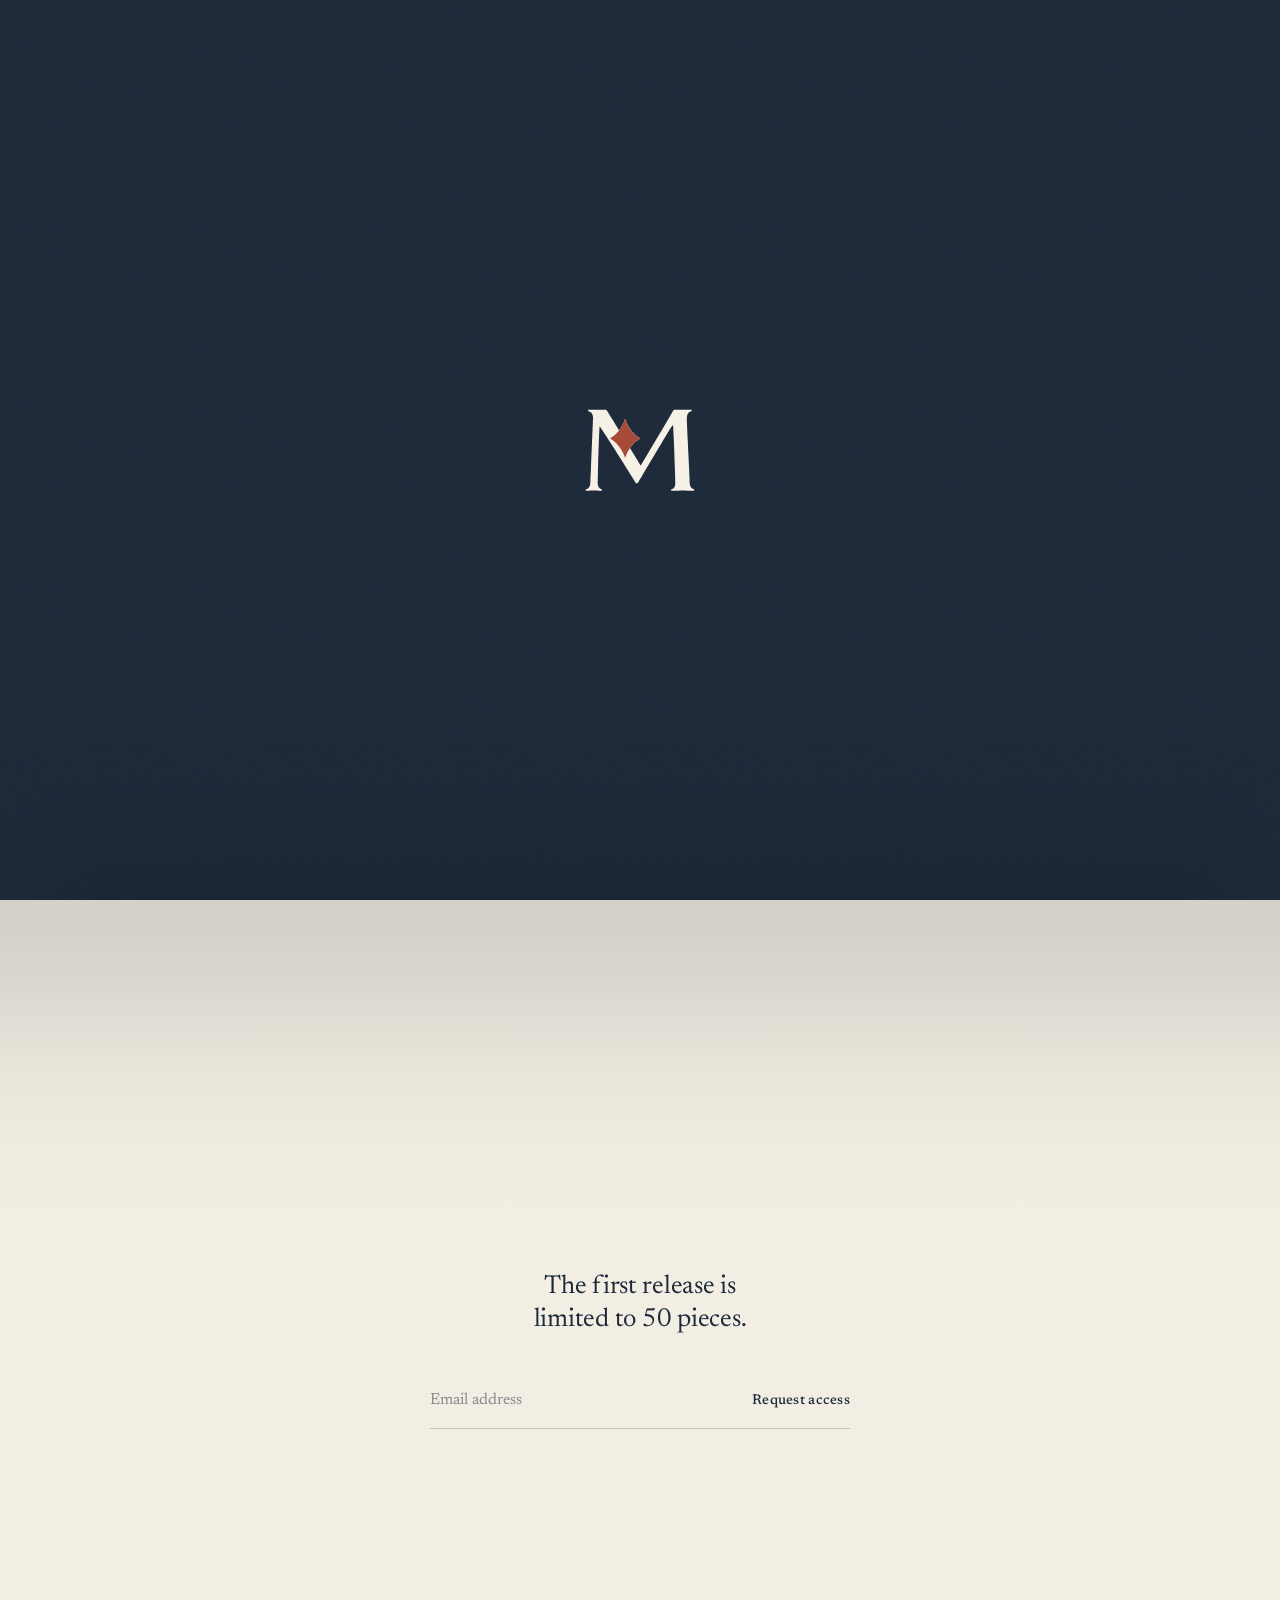
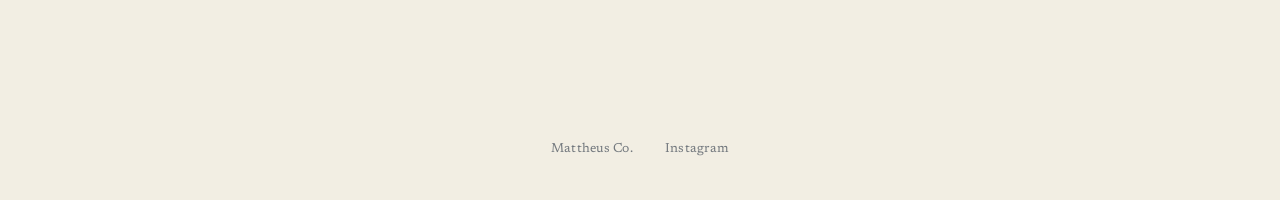
<file: index.html>
<!doctype html>
<html lang="en">
<head>
<meta charset="utf-8">
<meta name="viewport" content="width=device-width, initial-scale=1">
<meta name="description" content="Mattheus. The first release is limited to 50 pieces.">
<meta name="theme-color" content="#1E2A3A">
<link rel="icon" href="/favicon.png" type="image/png">
<link rel="apple-touch-icon" href="/apple-touch-icon.png">
<meta property="og:title" content="Mattheus Co.">
<meta property="og:description" content="The first release is limited to 50 pieces.">
<meta property="og:image" content="/og.png">
<meta name="twitter:card" content="summary_large_image">
<title>Mattheus Co.</title>
<link rel="preconnect" href="https://fonts.googleapis.com">
<link rel="preconnect" href="https://fonts.gstatic.com" crossorigin>
<link href="https://fonts.googleapis.com/css2?family=Newsreader:opsz,wght@6..72,300;6..72,400;6..72,500&display=swap" rel="stylesheet">
<style>
  /* ---------------------------------------------------------------
     Mattheus · design guidelines
     Navy #1E2A3A 60-70% · Sail #F6F1E7 20-30% · supporting 5-10%
     Type: GT Super (display) + GT Super Text (body & UI).
     Newsreader is the stand-in until the GT Super licence lands;
     drop the @font-face block below in and it takes over everywhere.
     --------------------------------------------------------------- */
  :root{
    --navy:#1E2A3A;
    --navy-deep:#171D25;
    --sail:#F6F1E7;
    --paper:#F2EEE3;   /* screen 3 ground */
    --stone:#D9D5D0;
    --mist:#EEF0F0;
    --grey:#8C8F95;
    --metal:#C0C4C8;

    --ease:cubic-bezier(.16,1,.3,1);
    --display:'GT Super Display','GT Super','Newsreader',Georgia,'Times New Roman',serif;
    --text:'GT Super Text','GT Super','Newsreader',Georgia,'Times New Roman',serif;
  }
  *{box-sizing:border-box;margin:0;padding:0}
  html{scroll-behavior:smooth;background:var(--navy)}
  body{
    background:var(--navy);
    color:var(--sail);
    font-family:var(--text);
    font-weight:400;
    -webkit-font-smoothing:antialiased;
    overflow-x:hidden;
  }
  body::after{
    content:"";position:fixed;inset:0;pointer-events:none;z-index:9;
    opacity:.03;mix-blend-mode:overlay;
    background-image:url("data:image/svg+xml,%3Csvg xmlns='http://www.w3.org/2000/svg' width='180' height='180'%3E%3Cfilter id='n'%3E%3CfeTurbulence type='fractalNoise' baseFrequency='.85' numOctaves='3'/%3E%3C/filter%3E%3Crect width='180' height='180' filter='url(%23n)'/%3E%3C/svg%3E");
  }

  section{
    min-height:100svh;
    display:flex;flex-direction:column;
    align-items:center;justify-content:center;
    padding:clamp(48px,9vw,120px);
    position:relative;
  }

  /* type scale straight from the guidelines ------------------------ */
  .body{
    font-family:var(--text);font-weight:400;
    font-size:clamp(16px,1.4vw,18px);
    line-height:1.6;letter-spacing:0;
    text-align:center;text-wrap:balance;
  }
  .caption{
    font-family:var(--text);font-weight:400;
    font-size:13px;line-height:1.5;letter-spacing:.02em;
  }

  .r{opacity:0;transform:translateY(16px);transition:opacity 1.2s var(--ease),transform 1.2s var(--ease)}
  .r.in{opacity:1;transform:none}
  .r.d1{transition-delay:.16s}.r.d2{transition-delay:.34s}.r.d3{transition-delay:.54s}
  @media (prefers-reduced-motion:reduce){.r{opacity:1;transform:none;transition:none}}

  /* 1 · the mark --------------------------------------------------- */
  /* The navy screen stays put and the paper panel slides up over it.
     Smoother than blending the two colours, which passes through a
     muddy grey. */
  #mark{
    position:sticky;top:0;
    height:100svh;
    z-index:0;
  }
  #mark .inner{
    display:flex;flex-direction:column;align-items:center;
    will-change:opacity,transform;
  }
  .mark{width:min(110px,26vw);color:var(--sail)}
  .mark svg{display:block;width:100%;height:auto}
  /* Two streaks share one 8s cycle, offset by half. Each is out of sight
     well before the other appears, so the rail is genuinely empty between
     passes, and the colour alternates Sail, then rust. */
  .cue{
    position:absolute;bottom:clamp(32px,5vh,56px);left:50%;
    width:1px;height:56px;transform:translateX(-50%);
    overflow:hidden;
  }
  .cue::before,
  .cue::after{
    content:"";position:absolute;left:0;top:0;width:1px;height:56px;
    opacity:0;
    /* linear on purpose: the brand ease front-loads the motion so hard that
       the streak is past the window before it has faded in. */
    animation:trace 8s linear infinite;
  }
  .cue::before{background:linear-gradient(to bottom,transparent,rgba(246,241,231,.85))}
  .cue::after{background:linear-gradient(to bottom,transparent,#A64939);animation-delay:4s}
  @keyframes trace{
    0%   {transform:translateY(-100%);opacity:0}
    4%   {opacity:1}
    28%  {opacity:1}
    32%  {transform:translateY(100%);opacity:0}
    100% {transform:translateY(100%);opacity:0}
  }
  @media (prefers-reduced-motion:reduce){
    .cue::before,.cue::after{animation:none;opacity:0}
    .cue::before{opacity:.3;transform:none}
  }

  /* 2 · access ----------------------------------------------------- */
  #access{
    position:relative;z-index:1;
    background:var(--paper);
    color:var(--navy);
    gap:clamp(40px,6vh,72px);
    box-shadow:0 -70px 100px -30px rgba(23,29,37,.38);
  }
  /* the panel's own shadow falls across its top edge, so the paper
     darkens at the seam and lightens away from it over a long,
     squared falloff. Shading the paper rather than blending navy
     into it keeps the midtones out of grey. */
  #access::before{
    content:"";position:absolute;left:0;right:0;top:0;
    height:42vh;pointer-events:none;
    background:linear-gradient(to bottom,
      rgba(23,29,37,0.140) 0.0%,
      rgba(23,29,37,0.136) 7.1%,
      rgba(23,29,37,0.125) 14.3%,
      rgba(23,29,37,0.109) 21.4%,
      rgba(23,29,37,0.090) 28.6%,
      rgba(23,29,37,0.070) 35.7%,
      rgba(23,29,37,0.051) 42.9%,
      rgba(23,29,37,0.035) 50.0%,
      rgba(23,29,37,0.022) 57.1%,
      rgba(23,29,37,0.012) 64.3%,
      rgba(23,29,37,0.006) 71.4%,
      rgba(23,29,37,0.002) 78.6%,
      rgba(23,29,37,0.000) 85.7%,
      rgba(23,29,37,0.000) 92.9%,
      rgba(23,29,37,0.000) 100.0%);
  }
  .h3{
    font-family:var(--display);font-weight:400;
    font-size:clamp(20px,2.2vw,26px);
    line-height:1.25;letter-spacing:-.01em;
    text-align:center;text-wrap:balance;
  }
  #access .h3{max-width:18ch;color:var(--navy)}
  form{width:min(420px,80vw);position:relative}
  .field{
    display:flex;align-items:baseline;gap:20px;
    border-bottom:1px solid rgba(30,42,58,.22);
    padding-bottom:14px;
    transition:border-color .7s var(--ease);
  }
  .field:focus-within{border-bottom-color:rgba(30,42,58,.7)}
  input{
    flex:1;min-width:0;background:none;border:0;outline:none;
    color:var(--navy);
    font-family:var(--text);font-size:16px;font-weight:400;
    letter-spacing:0;padding:2px 0;
  }
  input::placeholder{color:rgba(30,42,58,.5)}
  button{
    background:none;border:0;cursor:pointer;
    color:var(--navy);
    font-family:var(--text);font-weight:500;
    font-size:14px;line-height:1.3;letter-spacing:.02em;
    white-space:nowrap;padding:2px 0;
    border-bottom:1px solid transparent;
    transition:border-color .7s var(--ease),opacity .4s var(--ease);
  }
  button:hover:not(:disabled){border-bottom-color:var(--navy)}
  button:disabled{opacity:.35;cursor:default}
  .status{
    position:absolute;left:0;right:0;top:calc(100% + 22px);
    text-align:center;
    font-size:13px;letter-spacing:.02em;color:rgba(30,42,58,.65);
    opacity:0;transform:translateY(-6px);
    transition:opacity .9s var(--ease),transform .9s var(--ease);
  }
  .status.show{opacity:1;transform:none}
  .status.err{color:#96612F}
  form.done .field{opacity:0;pointer-events:none;transition:opacity .8s var(--ease)}

  footer{
    position:absolute;bottom:clamp(28px,4.5vh,48px);left:0;right:0;
    display:flex;justify-content:center;gap:32px;
    color:rgba(30,42,58,.6);
  }
  footer a{color:inherit;text-decoration:none;border-bottom:1px solid transparent;
    transition:border-color .6s var(--ease)}
  footer a:hover{border-bottom-color:currentColor}

  @media (max-width:640px){
    .mark{width:22vw}
  }
</style>
</head>
<body>

<!-- 1 · the mark -->
<section id="mark">
  <div class="inner" id="markInner">
    <div class="mark r d1"><svg xmlns="http://www.w3.org/2000/svg" viewBox="0 0 2982 2235" role="img" aria-label="Mattheus"><g transform="translate(0.000000,2235.000000) scale(0.100000,-0.100000)"><path fill="currentColor" d="M847 22132 l-37 -38 0 -136 c0 -106 3 -138 14 -148 8 -6 16 -21 18
-33 3 -19 10 -22 55 -25 29 -2 56 -9 63 -17 8 -9 31 -15 60 -15 30 0 52 -6 60
-15 7 -8 20 -15 30 -15 10 0 23 -7 30 -15 7 -8 27 -15 44 -15 23 0 41 -9 61
-30 16 -16 36 -30 46 -30 9 0 22 -7 29 -15 7 -8 20 -15 29 -15 10 0 30 -13 46
-30 16 -16 36 -30 45 -30 9 0 29 -13 45 -30 16 -16 36 -30 45 -30 9 0 36 -20
60 -45 27 -27 53 -45 67 -45 19 0 23 -5 23 -30 0 -27 3 -30 30 -30 25 0 30 -4
30 -23 0 -14 18 -40 45 -67 25 -24 45 -51 45 -60 0 -9 14 -29 30 -45 17 -16
30 -36 30 -46 0 -9 7 -22 15 -29 8 -7 15 -20 15 -30 0 -10 7 -23 15 -30 8 -7
15 -20 15 -30 0 -10 7 -23 15 -30 8 -7 15 -27 15 -45 0 -18 7 -38 15 -45 8 -7
15 -20 15 -30 0 -10 7 -23 15 -30 8 -7 15 -27 15 -45 0 -18 7 -38 15 -45 8 -7
15 -20 15 -30 0 -10 7 -23 15 -30 10 -9 15 -32 15 -75 0 -43 5 -66 15 -75 11
-9 15 -33 15 -90 0 -57 4 -81 15 -90 12 -10 15 -38 15 -135 0 -97 3 -125 15
-135 22 -18 22 -282 0 -300 -12 -10 -15 -48 -15 -225 0 -177 -3 -215 -15 -225
-13 -11 -15 -82 -15 -525 0 -443 -2 -514 -15 -525 -13 -11 -15 -60 -15 -330 0
-270 -2 -319 -15 -330 -12 -10 -15 -43 -15 -180 0 -137 -3 -170 -15 -180 -13
-11 -15 -80 -15 -510 0 -430 -2 -499 -15 -510 -12 -10 -15 -47 -15 -210 0
-163 -3 -200 -15 -210 -13 -11 -15 -82 -15 -525 0 -443 -2 -514 -15 -525 -13
-10 -15 -52 -15 -255 0 -203 -2 -245 -15 -255 -12 -10 -15 -42 -15 -165 0
-123 -3 -155 -15 -165 -13 -11 -15 -88 -15 -585 0 -497 -2 -574 -15 -585 -12
-10 -15 -42 -15 -165 0 -123 -3 -155 -15 -165 -13 -11 -15 -80 -15 -510 0
-430 -2 -499 -15 -510 -12 -10 -15 -45 -15 -195 0 -150 -3 -185 -15 -195 -13
-11 -15 -77 -15 -480 0 -403 -2 -469 -15 -480 -13 -11 -15 -68 -15 -405 0
-337 -2 -394 -15 -405 -12 -10 -15 -47 -15 -210 0 -163 -3 -200 -15 -210 -13
-11 -15 -82 -15 -525 0 -443 -2 -514 -15 -525 -12 -10 -15 -48 -15 -225 0
-177 -3 -215 -15 -225 -13 -11 -15 -80 -15 -510 0 -430 -2 -499 -15 -510 -13
-11 -15 -72 -15 -435 0 -363 -2 -424 -15 -435 -12 -10 -15 -38 -15 -135 0 -97
-3 -125 -15 -135 -13 -11 -15 -82 -15 -525 0 -443 -2 -514 -15 -525 -12 -10
-15 -42 -15 -165 0 -123 -3 -155 -15 -165 -13 -11 -15 -85 -15 -555 0 -470 -2
-544 -15 -555 -12 -10 -15 -43 -15 -180 0 -137 -3 -170 -15 -180 -12 -10 -15
-38 -15 -135 0 -97 -3 -125 -15 -135 -12 -10 -15 -37 -15 -120 0 -83 -3 -110
-15 -120 -8 -7 -15 -20 -15 -30 0 -10 -7 -23 -15 -30 -10 -9 -15 -32 -15 -75
0 -43 -5 -66 -15 -75 -8 -7 -15 -20 -15 -30 0 -10 -7 -23 -15 -30 -8 -7 -15
-27 -15 -45 0 -18 -7 -38 -15 -45 -8 -7 -15 -20 -15 -30 0 -10 -7 -23 -15 -30
-8 -7 -15 -20 -15 -30 0 -10 -7 -23 -15 -30 -8 -7 -15 -20 -15 -29 0 -10 -13
-30 -29 -45 -20 -20 -31 -41 -33 -65 -3 -31 -7 -36 -30 -39 -21 -3 -28 -9 -28
-25 0 -26 -216 -247 -241 -247 -8 0 -35 -20 -59 -45 -34 -34 -52 -45 -75 -45
-22 0 -40 -9 -60 -30 -20 -21 -38 -30 -60 -30 -22 0 -40 -9 -60 -30 -16 -17
-36 -30 -46 -30 -9 0 -22 -7 -29 -15 -9 -11 -35 -15 -104 -15 -133 0 -136 -4
-136 -181 0 -129 1 -137 23 -157 l23 -22 856 0 c748 0 857 2 868 15 10 12 40
15 150 15 110 0 140 3 150 15 19 22 431 22 450 0 10 -13 53 -15 270 -15 217 0
260 -2 270 -15 9 -10 32 -15 75 -15 43 0 66 -5 75 -15 11 -13 62 -15 345 -15
283 0 334 2 345 15 18 22 372 22 390 0 16 -19 44 -19 60 -1 6 8 21 16 33 18
21 3 22 7 25 157 3 184 -4 201 -89 201 -29 0 -51 6 -59 15 -7 8 -20 15 -29 15
-10 0 -30 13 -46 30 -16 16 -36 30 -45 30 -9 0 -29 13 -45 30 -20 21 -38 30
-60 30 -23 0 -41 11 -75 45 -24 25 -51 45 -60 45 -9 0 -29 14 -45 30 -16 17
-36 30 -45 30 -20 0 -180 160 -180 181 0 8 -20 35 -45 59 -25 24 -45 51 -45
60 0 9 -14 29 -30 45 -17 16 -30 36 -30 46 0 9 -7 22 -15 29 -8 7 -15 20 -15
30 0 10 -7 23 -15 30 -8 7 -15 27 -15 45 0 18 -7 38 -15 45 -8 7 -15 27 -15
45 0 18 -7 38 -15 45 -8 7 -15 20 -15 30 0 10 -7 23 -15 30 -12 10 -15 37 -15
120 0 83 -3 110 -15 120 -9 8 -15 30 -15 60 0 30 -6 52 -15 60 -23 19 -23
1271 0 1290 22 18 22 192 0 210 -19 16 -19 44 0 60 13 11 15 70 15 420 0 350
2 409 15 420 13 11 15 123 15 902 0 781 2 889 15 894 8 4 15 12 15 19 0 7 -7
15 -15 19 -21 8 -21 128 0 146 13 11 15 60 15 330 0 270 2 319 15 330 13 11
15 113 15 812 0 701 2 799 15 804 19 8 19 30 0 38 -22 8 -22 188 0 206 13 11
15 60 15 330 0 270 2 319 15 330 13 11 15 57 15 300 0 243 2 289 15 300 19 16
19 74 0 90 -21 17 -21 133 0 150 13 11 15 78 15 495 0 417 2 484 15 495 8 7
15 20 15 30 0 10 -7 23 -15 30 -8 7 -15 27 -15 45 0 18 7 38 15 45 12 10 15
47 15 210 0 163 3 200 15 210 13 11 15 80 15 510 0 430 2 499 15 510 19 16 19
74 0 90 -8 7 -15 20 -15 30 0 10 7 23 15 30 13 11 15 58 15 315 0 257 2 304
15 315 13 11 15 58 15 315 0 257 2 304 15 315 13 11 15 75 15 465 0 390 2 454
15 465 12 10 15 45 15 195 0 150 3 185 15 195 13 11 15 72 15 435 0 363 2 424
15 435 12 10 15 40 15 150 0 110 3 140 15 150 13 11 15 63 15 360 0 290 2 350
14 360 8 6 16 21 18 33 6 44 88 14 88 -33 0 -9 20 -36 45 -60 34 -33 45 -52
45 -75 0 -23 11 -42 45 -75 27 -27 45 -53 45 -67 0 -19 5 -23 30 -23 25 0 30
-4 30 -23 0 -13 14 -36 30 -52 21 -20 30 -38 30 -60 0 -23 11 -41 45 -75 25
-24 45 -52 45 -61 0 -9 7 -22 15 -29 8 -7 15 -20 15 -29 0 -9 20 -37 45 -61
25 -24 45 -52 45 -61 0 -9 7 -22 15 -29 8 -7 15 -20 15 -29 0 -10 14 -30 30
-46 16 -16 30 -36 30 -45 0 -9 14 -29 30 -45 17 -16 30 -36 30 -45 0 -9 14
-29 30 -45 17 -16 30 -36 30 -45 0 -9 20 -36 45 -60 34 -33 45 -52 45 -75 0
-23 11 -42 45 -75 25 -24 45 -51 45 -60 0 -9 14 -29 30 -45 17 -16 30 -36 30
-45 0 -9 14 -29 30 -45 17 -16 30 -36 30 -45 0 -9 20 -36 45 -60 34 -34 45
-52 45 -75 0 -22 9 -40 30 -60 17 -16 30 -36 30 -45 0 -9 14 -29 30 -45 17
-16 30 -36 30 -45 0 -9 20 -36 45 -60 25 -24 45 -51 45 -60 0 -9 14 -29 30
-45 17 -16 30 -36 30 -46 0 -9 7 -22 15 -29 8 -7 15 -20 15 -29 0 -10 14 -30
30 -46 17 -16 30 -39 30 -51 0 -17 7 -23 28 -26 23 -3 27 -8 30 -39 2 -24 13
-45 33 -65 16 -15 29 -35 29 -45 0 -9 7 -22 15 -29 8 -7 15 -20 15 -29 0 -10
14 -30 30 -46 17 -16 30 -36 30 -45 0 -9 14 -29 30 -45 17 -16 30 -36 30 -45
0 -9 14 -29 30 -45 17 -16 30 -36 30 -46 0 -9 7 -22 15 -29 8 -7 15 -20 15
-29 0 -10 14 -30 30 -46 17 -16 30 -36 30 -45 0 -9 14 -29 30 -45 17 -16 30
-36 30 -46 0 -9 7 -22 15 -29 8 -7 15 -20 15 -29 0 -10 14 -30 30 -46 17 -16
30 -36 30 -45 0 -9 13 -29 30 -45 16 -16 30 -36 30 -46 0 -9 7 -22 15 -29 8
-7 15 -20 15 -29 0 -10 13 -30 30 -46 17 -16 30 -36 30 -45 0 -9 14 -29 30
-45 17 -16 30 -36 30 -45 0 -9 14 -29 30 -45 17 -16 30 -36 30 -45 0 -9 20
-36 45 -60 34 -33 45 -52 45 -75 0 -23 11 -42 45 -75 25 -24 45 -51 45 -60 0
-9 14 -29 30 -45 17 -16 30 -36 30 -45 0 -9 14 -29 30 -45 17 -16 30 -36 30
-45 0 -9 14 -29 30 -45 17 -16 30 -36 30 -46 0 -9 7 -22 15 -29 8 -7 15 -20
15 -29 0 -10 14 -30 30 -46 21 -20 30 -38 30 -60 0 -23 11 -41 45 -75 25 -24
45 -51 45 -60 0 -9 14 -29 30 -45 16 -16 30 -36 30 -45 0 -9 14 -29 30 -45 17
-16 30 -36 30 -45 0 -9 20 -36 45 -60 34 -34 45 -52 45 -75 0 -22 9 -40 30
-60 17 -16 30 -36 30 -45 0 -9 14 -29 30 -45 17 -16 30 -36 30 -45 0 -9 20
-36 45 -60 25 -24 45 -51 45 -60 0 -9 14 -29 30 -45 17 -16 30 -36 30 -46 0
-9 7 -22 15 -29 8 -7 15 -20 15 -29 0 -10 14 -30 30 -46 17 -16 30 -36 30 -45
0 -9 14 -29 30 -45 17 -16 30 -36 30 -45 0 -9 14 -29 30 -45 17 -16 30 -36 30
-46 0 -9 7 -22 15 -29 8 -7 15 -20 15 -29 0 -10 14 -30 30 -46 16 -16 30 -36
30 -45 0 -9 14 -29 30 -45 17 -16 30 -36 30 -45 0 -9 20 -36 45 -60 25 -24 45
-51 45 -60 0 -9 14 -29 30 -45 21 -20 30 -38 30 -60 0 -22 9 -40 30 -60 16
-16 30 -36 30 -46 0 -9 7 -22 15 -29 8 -7 15 -20 15 -29 0 -10 14 -30 30 -46
17 -16 30 -36 30 -45 0 -9 14 -29 30 -45 17 -16 30 -36 30 -45 0 -9 20 -36 45
-60 25 -24 45 -51 45 -60 0 -9 14 -29 30 -45 21 -20 30 -38 30 -60 0 -22 9
-40 30 -60 17 -16 30 -36 30 -46 0 -9 7 -22 15 -29 8 -7 15 -23 15 -36 0 -17
6 -23 28 -26 23 -3 27 -8 30 -39 2 -24 13 -45 33 -65 16 -15 29 -35 29 -44 0
-9 14 -29 30 -45 17 -16 30 -36 30 -46 0 -9 7 -22 15 -29 8 -7 15 -20 15 -29
0 -10 14 -30 30 -46 17 -16 30 -36 30 -45 0 -9 14 -29 30 -45 17 -16 30 -36
30 -46 0 -9 7 -22 15 -29 8 -7 15 -23 15 -36 0 -17 6 -23 28 -26 23 -3 27 -8
30 -39 2 -24 13 -45 33 -65 16 -15 29 -35 29 -44 0 -9 20 -36 45 -60 34 -34
45 -52 45 -75 0 -22 9 -40 30 -60 17 -16 30 -36 30 -45 0 -9 20 -36 45 -60 25
-24 45 -51 45 -60 0 -9 14 -29 30 -45 17 -16 30 -36 30 -45 0 -9 14 -29 30
-45 17 -16 30 -36 30 -46 0 -9 7 -22 15 -29 8 -7 15 -20 15 -29 0 -10 14 -30
30 -46 16 -16 30 -36 30 -45 0 -9 14 -29 30 -45 16 -16 30 -36 30 -46 0 -9 7
-22 15 -29 8 -7 15 -20 15 -29 0 -10 14 -30 30 -46 17 -16 30 -36 30 -45 0 -9
14 -29 30 -45 21 -20 30 -38 30 -60 0 -22 9 -40 30 -60 17 -16 30 -36 30 -45
0 -9 20 -36 45 -60 25 -24 45 -51 45 -60 0 -9 14 -29 30 -45 16 -16 30 -36 30
-46 0 -9 7 -22 15 -29 8 -7 15 -20 15 -29 0 -10 14 -30 30 -46 17 -16 30 -36
30 -45 0 -9 14 -29 30 -45 17 -16 30 -36 30 -46 0 -9 7 -22 15 -29 8 -7 15
-20 15 -29 0 -10 14 -30 30 -46 17 -16 30 -36 30 -45 0 -9 14 -29 30 -45 17
-16 30 -36 30 -45 0 -9 14 -29 30 -45 17 -16 30 -36 30 -46 0 -9 7 -22 15 -29
8 -7 15 -20 15 -29 0 -10 14 -30 30 -46 17 -16 30 -36 30 -45 0 -9 14 -29 30
-45 16 -16 30 -36 30 -46 0 -9 7 -22 15 -29 8 -7 15 -20 15 -29 0 -10 14 -30
30 -46 16 -16 30 -36 30 -45 0 -9 14 -29 30 -45 17 -16 30 -36 30 -45 0 -9 14
-29 30 -45 17 -16 30 -36 30 -46 0 -9 7 -22 15 -29 8 -7 15 -20 15 -29 0 -10
14 -30 30 -46 17 -16 30 -36 30 -46 0 -9 7 -22 15 -29 8 -7 15 -20 15 -29 0
-10 14 -30 30 -46 17 -16 30 -36 30 -45 0 -9 14 -29 30 -45 17 -16 30 -36 30
-45 0 -9 14 -29 30 -45 21 -20 30 -38 30 -60 0 -22 9 -40 30 -60 17 -16 30
-36 30 -46 0 -9 7 -22 15 -29 8 -7 15 -23 15 -36 0 -17 6 -23 28 -26 23 -3 27
-8 30 -39 2 -24 13 -45 33 -65 16 -15 29 -35 29 -44 0 -9 14 -29 30 -45 17
-16 30 -36 30 -46 0 -9 7 -22 15 -29 8 -7 15 -20 15 -29 0 -10 14 -30 30 -46
17 -16 30 -36 30 -45 0 -9 14 -29 30 -45 16 -16 30 -36 30 -46 0 -9 7 -22 15
-29 8 -7 15 -20 15 -29 0 -10 14 -30 30 -46 17 -16 30 -36 30 -45 0 -9 14 -29
30 -45 16 -16 30 -36 30 -46 0 -9 7 -22 15 -29 8 -7 15 -20 15 -29 0 -10 14
-30 30 -46 16 -16 30 -36 30 -45 0 -9 14 -29 30 -45 17 -16 30 -36 30 -45 0
-9 14 -29 30 -45 17 -16 30 -36 30 -46 0 -9 7 -22 15 -29 8 -7 15 -20 15 -29
0 -10 14 -30 30 -46 17 -16 30 -36 30 -45 0 -9 14 -29 30 -45 17 -16 30 -36
30 -46 0 -9 7 -22 15 -29 8 -7 15 -20 15 -29 0 -10 14 -30 30 -46 17 -16 30
-36 30 -45 0 -9 14 -29 30 -45 17 -16 30 -36 30 -46 0 -9 7 -22 15 -29 8 -7
15 -20 15 -30 0 -10 7 -23 15 -30 8 -7 15 -20 15 -29 0 -9 20 -37 45 -61 34
-34 45 -52 45 -75 0 -22 9 -40 30 -60 16 -16 30 -36 30 -46 0 -9 7 -22 15 -29
8 -7 15 -20 15 -29 0 -10 14 -30 30 -46 16 -16 30 -36 30 -45 0 -9 14 -29 30
-45 16 -16 30 -36 30 -45 0 -9 14 -29 30 -45 16 -16 30 -36 30 -46 0 -9 7 -22
15 -29 8 -7 15 -23 15 -36 0 -17 6 -23 28 -26 23 -3 27 -8 30 -39 2 -27 14
-47 48 -79 24 -25 44 -51 44 -60 0 -9 14 -29 30 -45 21 -20 30 -38 30 -60 0
-22 9 -40 30 -60 17 -16 30 -36 30 -45 0 -9 14 -29 30 -45 16 -16 30 -36 30
-46 0 -9 7 -22 15 -29 8 -7 15 -20 15 -29 0 -10 14 -30 30 -46 17 -16 30 -36
30 -45 0 -9 20 -36 45 -60 25 -24 45 -51 45 -60 0 -9 14 -29 30 -45 21 -20 30
-38 30 -60 0 -22 9 -40 30 -60 17 -16 30 -36 30 -45 0 -9 14 -29 30 -45 17
-16 30 -36 30 -46 0 -9 7 -22 15 -29 8 -7 15 -20 15 -29 0 -10 14 -30 30 -46
17 -16 30 -36 30 -45 0 -9 14 -29 30 -45 16 -16 30 -36 30 -46 0 -9 7 -22 15
-29 8 -7 15 -23 15 -36 0 -17 6 -23 28 -26 23 -3 27 -8 30 -39 2 -24 13 -45
33 -65 16 -15 29 -35 29 -44 0 -9 14 -29 30 -45 16 -16 30 -36 30 -46 0 -9 7
-22 15 -29 8 -7 15 -20 15 -29 0 -10 13 -30 30 -46 16 -16 30 -36 30 -45 0 -9
14 -29 30 -45 17 -16 30 -36 30 -46 0 -9 7 -22 15 -29 8 -7 15 -20 15 -29 0
-10 14 -30 30 -46 16 -16 30 -36 30 -45 0 -9 14 -29 30 -45 17 -16 30 -36 30
-45 0 -9 20 -36 45 -60 40 -40 45 -49 45 -90 0 -38 5 -51 30 -75 17 -16 30
-36 30 -45 0 -20 41 -60 62 -60 9 0 21 -7 28 -15 17 -20 103 -20 120 0 16 19
74 19 90 0 9 -11 33 -15 89 -15 l77 0 67 68 c37 37 67 74 67 83 0 8 20 35 45
59 25 24 45 51 45 60 0 9 14 29 30 45 17 16 30 36 30 45 0 9 14 29 30 45 17
16 30 36 30 46 0 9 7 22 15 29 8 7 15 20 15 29 0 10 14 30 30 46 21 20 30 38
30 60 0 22 9 40 30 60 17 16 30 36 30 46 0 9 7 22 15 29 8 7 15 20 15 29 0 10
14 30 30 46 17 16 30 36 30 45 0 9 14 29 30 45 21 20 30 38 30 60 0 22 9 40
30 60 17 16 30 36 30 46 0 9 7 22 15 29 8 7 15 20 15 29 0 10 13 30 30 46 16
16 30 36 30 45 0 9 14 29 30 45 17 16 30 36 30 46 0 9 7 22 15 29 8 7 15 20
15 29 0 10 14 30 30 46 21 20 30 38 30 60 0 22 9 40 30 60 17 16 30 36 30 45
0 9 14 29 30 45 16 16 30 36 30 46 0 9 7 22 15 29 8 7 15 20 15 29 0 10 13 30
29 45 20 20 31 41 33 65 3 31 7 36 31 39 21 3 27 9 27 26 0 13 7 29 15 36 8 7
15 20 15 29 0 10 14 30 30 46 17 16 30 36 30 46 0 9 7 22 15 29 8 7 15 20 15
30 0 10 7 23 15 30 8 7 15 20 15 29 0 10 14 30 30 46 16 16 30 36 30 46 0 9 7
22 15 29 8 7 15 20 15 29 0 10 14 30 30 46 17 16 30 36 30 46 0 9 7 22 15 29
8 7 15 20 15 30 0 10 7 23 15 30 8 7 15 20 15 30 0 10 7 23 15 30 8 7 15 20
15 29 0 10 14 30 30 46 21 20 30 38 30 60 0 22 9 40 30 60 17 16 30 36 30 45
0 9 14 29 30 45 17 16 30 36 30 45 0 9 14 29 30 45 17 16 30 36 30 46 0 9 7
22 15 29 8 7 15 20 15 29 0 10 14 30 30 46 16 16 30 36 30 46 0 9 7 22 15 29
8 7 15 20 15 29 0 10 14 30 30 46 21 20 30 38 30 60 0 22 9 40 30 60 17 16 30
36 30 46 0 9 7 22 15 29 8 7 15 20 15 29 0 10 14 30 30 46 17 16 30 36 30 45
0 9 14 29 30 45 21 20 30 38 30 60 0 22 9 40 30 60 17 16 30 36 30 46 0 9 7
22 15 29 8 7 15 20 15 29 0 10 14 30 30 46 17 16 30 36 30 45 0 9 14 29 30 45
17 16 30 36 30 46 0 9 7 22 15 29 8 7 15 20 15 29 0 10 14 30 30 46 17 16 30
36 30 45 0 9 14 29 30 45 21 20 30 38 30 60 0 22 9 40 30 60 17 16 30 36 30
46 0 9 7 22 15 29 8 7 15 20 15 29 0 10 14 30 30 46 17 16 30 36 30 46 0 9 7
22 15 29 8 7 15 20 15 30 0 10 7 23 15 30 8 7 15 20 15 29 0 9 20 37 45 61 34
34 45 52 45 75 0 22 9 40 30 60 17 16 30 36 30 45 0 9 20 36 45 60 34 34 45
52 45 75 0 22 9 40 30 60 17 16 30 36 30 45 0 9 14 29 30 45 17 16 30 36 30
46 0 9 7 22 15 29 8 7 15 20 15 29 0 10 13 30 30 46 21 20 30 38 30 60 0 22 9
40 30 60 17 16 30 36 30 46 0 9 7 22 15 29 8 7 15 20 15 29 0 10 14 30 30 46
17 16 30 36 30 45 0 9 14 29 30 45 21 20 30 38 30 60 0 23 11 41 45 75 25 24
45 51 45 60 0 9 14 29 30 45 21 20 30 38 30 60 0 22 9 40 30 60 17 16 30 36
30 45 0 9 14 29 30 45 17 16 30 36 30 46 0 9 7 22 15 29 8 7 15 20 15 29 0 10
14 30 30 46 17 16 30 36 30 46 0 9 7 22 15 29 8 7 15 20 15 29 0 10 14 30 30
46 17 16 30 36 30 45 0 9 14 29 30 45 21 20 30 38 30 60 0 22 9 40 30 60 17
16 30 36 30 46 0 9 7 22 15 29 8 7 15 20 15 29 0 10 14 30 30 46 17 16 30 36
30 45 0 9 14 29 30 45 21 20 30 38 30 60 0 23 11 41 45 75 25 24 45 51 45 60
0 9 14 29 30 45 21 20 30 38 30 60 0 22 9 40 30 60 17 16 30 36 30 46 0 9 7
22 15 29 8 7 15 20 15 29 0 10 14 30 30 46 17 16 30 36 30 45 0 9 14 29 30 45
21 20 30 38 30 60 0 23 11 41 45 75 34 34 45 52 45 75 0 22 9 40 30 60 17 16
30 36 30 45 0 9 14 29 30 45 17 16 30 36 30 46 0 9 7 22 15 29 8 7 15 20 15
29 0 10 14 30 30 46 17 16 30 36 30 45 0 9 14 29 30 45 17 16 30 36 30 45 0 9
14 29 30 45 17 16 30 36 30 46 0 9 7 22 15 29 8 7 15 20 15 29 0 10 14 30 30
46 21 20 30 38 30 60 0 22 9 40 30 60 17 16 30 36 30 46 0 9 7 22 15 29 8 7
15 20 15 29 0 10 14 30 30 46 17 16 30 36 30 45 0 9 14 29 30 45 17 16 30 36
30 46 0 9 7 22 15 29 8 7 15 20 15 29 0 10 14 30 30 46 21 20 30 38 30 60 0
22 9 40 30 60 17 16 30 36 30 45 0 9 14 29 30 45 17 16 30 36 30 46 0 9 7 22
15 29 8 7 15 20 15 29 0 10 14 30 30 46 17 16 30 36 30 46 0 9 7 22 15 29 8 7
15 20 15 30 0 10 7 23 15 30 8 7 15 20 15 29 0 9 20 37 45 61 34 34 45 52 45
75 0 22 9 40 30 60 17 16 30 36 30 45 0 9 14 29 30 45 17 16 30 36 30 45 0 9
20 36 45 60 34 34 45 52 45 75 0 22 9 40 30 60 17 16 30 36 30 45 0 9 14 29
30 45 17 16 30 36 30 46 0 9 7 22 15 29 8 7 15 20 15 29 0 10 14 30 30 46 21
20 30 38 30 60 0 22 9 40 30 60 17 16 30 36 30 46 0 9 7 22 15 29 8 7 15 20
15 29 0 10 14 30 30 46 17 16 30 36 30 45 0 9 14 29 30 45 17 16 30 36 30 46
0 9 7 22 15 29 8 7 15 20 15 29 0 10 14 30 30 46 17 16 30 36 30 46 0 9 7 22
15 29 8 7 15 20 15 30 0 10 7 23 15 30 8 7 15 20 15 29 0 9 20 37 45 61 34 34
45 52 45 75 0 22 9 40 30 60 17 16 30 36 30 46 0 9 7 22 15 29 8 7 15 20 15
30 0 10 7 23 15 30 8 7 15 20 15 29 0 10 14 30 30 46 17 16 30 36 30 46 0 9 7
22 15 29 8 7 15 20 15 29 0 10 14 30 30 46 21 20 30 38 30 60 0 23 11 41 45
75 34 34 45 52 45 75 0 22 9 40 30 60 17 16 30 36 30 45 0 9 14 29 30 45 17
16 30 36 30 46 0 9 7 22 15 29 8 7 15 20 15 29 0 10 14 30 30 46 17 16 30 36
30 45 0 9 14 29 30 45 21 20 30 38 30 60 0 23 11 41 44 75 34 32 46 52 48 79
3 31 7 36 31 39 21 3 27 9 27 26 0 13 7 29 15 36 8 7 15 20 15 29 0 10 14 30
30 46 17 16 30 36 30 45 0 9 13 29 30 45 21 20 30 38 30 60 0 22 9 40 30 60
17 16 30 36 30 46 0 9 7 22 15 29 8 7 15 20 15 29 0 10 14 30 30 46 17 16 30
36 30 45 0 9 14 29 30 45 17 16 30 36 30 46 0 9 7 22 15 29 8 7 15 20 15 30 0
10 7 23 15 30 8 7 15 20 15 30 0 10 7 23 15 30 8 7 15 20 15 29 0 10 13 30 30
46 16 16 30 36 30 45 0 9 14 29 30 45 17 16 30 36 30 46 0 9 7 22 15 29 8 7
15 20 15 29 0 10 13 30 30 46 21 20 30 38 30 60 0 22 9 40 30 60 17 16 30 36
30 45 0 9 14 29 30 45 17 16 30 36 30 46 0 9 7 22 15 29 8 7 15 20 15 29 0 10
14 30 30 46 17 16 30 36 30 45 0 9 14 29 30 45 17 16 30 36 30 46 0 9 7 22 15
29 8 7 15 20 15 29 0 10 14 30 30 46 17 16 30 36 30 45 0 9 13 29 30 45 21 20
30 38 30 60 0 22 9 40 30 60 17 16 30 36 30 46 0 9 7 22 15 29 8 7 15 20 15
29 0 10 14 30 30 46 17 16 30 36 30 45 0 9 14 29 30 45 17 16 30 36 30 45 0 9
20 36 45 60 34 33 45 52 45 75 0 23 11 42 45 75 25 24 45 51 45 60 0 9 14 29
30 45 17 16 30 36 30 45 0 9 14 29 30 45 17 16 30 36 30 45 0 9 14 29 30 45
17 16 30 36 30 46 0 9 7 22 15 29 8 7 15 20 15 29 0 10 14 30 30 46 16 16 30
36 30 45 0 9 20 36 45 60 25 24 45 51 45 60 0 9 14 29 30 45 17 16 30 39 30
52 0 19 5 23 30 23 25 0 30 4 30 23 0 14 18 40 45 67 25 24 45 51 45 60 0 8
34 49 75 90 41 41 75 82 75 91 0 10 14 29 30 42 19 16 30 35 30 51 0 32 16 33
41 4 16 -20 18 -41 19 -159 0 -109 3 -139 15 -149 12 -10 15 -37 15 -120 0
-83 3 -110 15 -120 13 -11 15 -85 15 -555 0 -470 2 -544 15 -555 12 -10 15
-42 15 -165 0 -123 3 -155 15 -165 13 -11 15 -62 15 -345 0 -283 2 -334 15
-345 19 -16 19 -44 0 -60 -20 -17 -20 -103 0 -120 12 -10 15 -48 15 -225 0
-177 3 -215 15 -225 13 -10 15 -52 15 -255 0 -203 2 -245 15 -255 13 -11 15
-75 15 -465 0 -390 2 -454 15 -465 12 -10 15 -40 15 -150 0 -110 3 -140 15
-150 13 -11 15 -90 15 -600 0 -510 2 -589 15 -600 13 -11 15 -60 15 -330 0
-270 2 -319 15 -330 13 -11 15 -73 15 -450 0 -377 2 -439 15 -450 13 -11 15
-93 15 -630 0 -537 2 -619 15 -630 12 -10 15 -45 15 -195 0 -150 3 -185 15
-195 21 -17 21 -133 0 -150 -8 -7 -15 -20 -15 -30 0 -10 7 -23 15 -30 13 -11
15 -82 15 -525 0 -443 2 -514 15 -525 13 -11 15 -55 15 -285 0 -230 2 -274 15
-285 13 -11 15 -78 15 -495 0 -417 2 -484 15 -495 19 -16 19 -44 0 -60 -8 -7
-15 -20 -15 -30 0 -10 7 -23 15 -30 13 -11 15 -63 15 -360 0 -297 2 -349 15
-360 13 -10 15 -52 15 -255 0 -203 2 -245 15 -255 13 -11 15 -125 15 -915 0
-790 2 -904 15 -915 22 -18 22 -282 0 -300 -13 -10 -15 -52 -15 -255 0 -203
-2 -245 -15 -255 -8 -7 -15 -27 -15 -45 0 -18 -7 -38 -15 -45 -9 -8 -15 -30
-15 -60 0 -30 -6 -52 -15 -60 -9 -8 -15 -30 -15 -59 0 -39 -5 -52 -30 -76 -25
-24 -30 -37 -30 -75 0 -38 -5 -51 -30 -75 -21 -20 -30 -38 -30 -60 0 -25 -14
-44 -75 -105 -50 -49 -75 -82 -75 -97 0 -19 -5 -23 -30 -23 -27 0 -30 -3 -30
-30 0 -25 -4 -30 -23 -30 -14 0 -40 -18 -67 -45 -24 -25 -51 -45 -60 -45 -9 0
-29 -13 -45 -30 -16 -16 -36 -30 -46 -30 -9 0 -22 -7 -29 -15 -7 -8 -20 -15
-30 -15 -10 0 -23 -7 -30 -15 -7 -8 -20 -15 -30 -15 -10 0 -23 -7 -30 -15 -7
-8 -20 -15 -30 -15 -10 0 -23 -7 -30 -15 -7 -8 -20 -15 -30 -15 -10 0 -23 -7
-30 -15 -7 -9 -35 -15 -78 -17 -60 -3 -67 -5 -70 -25 -2 -12 -10 -27 -18 -33
-20 -17 -19 -133 1 -150 9 -7 15 -35 17 -78 l3 -67 1386 -3 c1224 -2 1388 0
1399 13 10 12 38 15 135 15 97 0 125 3 135 15 17 20 103 20 120 0 10 -12 48
-15 225 -15 177 0 215 -3 225 -15 11 -13 103 -15 722 -15 621 0 709 -2 714
-15 8 -19 30 -19 38 0 5 13 78 15 553 17 l548 3 3 22 c2 12 10 27 18 33 9 9
14 33 14 75 0 43 5 66 15 75 19 16 19 49 0 56 -8 4 -15 16 -15 28 0 42 -39 66
-107 66 -42 0 -64 5 -73 15 -7 8 -20 15 -30 15 -10 0 -23 7 -30 15 -7 8 -20
15 -30 15 -10 0 -23 7 -30 15 -7 8 -20 15 -29 15 -10 0 -30 14 -46 30 -16 17
-36 30 -46 30 -9 0 -22 7 -29 15 -7 8 -20 15 -29 15 -10 0 -30 14 -46 30 -16
17 -39 30 -52 30 -19 0 -23 5 -23 30 0 25 -4 30 -23 30 -31 0 -187 157 -187
188 0 18 -6 22 -30 22 -25 0 -30 4 -30 24 0 13 -7 29 -15 36 -8 7 -15 20 -15
29 0 10 -13 30 -30 46 -17 16 -30 36 -30 45 0 9 -13 29 -30 45 -25 24 -30 37
-30 76 0 29 -6 51 -15 59 -8 7 -15 20 -15 30 0 10 -7 23 -15 30 -8 7 -15 20
-15 30 0 10 -7 23 -15 30 -9 8 -15 30 -15 60 0 30 -6 52 -15 60 -8 7 -15 20
-15 30 0 10 -7 23 -15 30 -12 10 -15 40 -15 150 0 110 -3 140 -15 150 -9 8
-15 30 -15 60 0 30 -6 52 -15 60 -13 10 -15 50 -15 240 0 190 -2 230 -15 240
-13 11 -15 85 -15 555 0 470 -2 544 -15 555 -12 10 -15 48 -15 225 0 177 -3
215 -15 225 -13 11 -15 77 -15 480 0 403 -2 469 -15 480 -13 11 -15 57 -15
300 0 243 -2 289 -15 300 -13 11 -15 65 -15 375 0 310 -2 364 -15 375 -13 10
-15 50 -15 240 0 190 -2 230 -15 240 -13 10 -15 52 -15 255 0 203 -2 245 -15
255 -13 11 -15 67 -15 390 0 323 -2 379 -15 390 -12 10 -15 38 -15 135 0 97
-3 125 -15 135 -13 11 -15 77 -15 480 0 403 -2 469 -15 480 -13 10 -15 52 -15
255 0 203 -2 245 -15 255 -13 11 -15 57 -15 300 0 243 -2 289 -15 300 -13 11
-15 62 -15 345 0 283 -2 334 -15 345 -12 10 -15 37 -15 120 0 83 -3 110 -15
120 -13 11 -15 88 -15 585 0 497 -2 574 -15 585 -12 10 -15 40 -15 150 0 110
-3 140 -15 150 -13 11 -15 72 -15 435 0 363 -2 424 -15 435 -12 10 -15 47 -15
210 0 163 -3 200 -15 210 -13 11 -15 55 -15 285 0 230 -2 274 -15 285 -13 11
-15 65 -15 375 0 310 -2 364 -15 375 -12 10 -15 42 -15 165 0 123 -3 155 -15
165 -13 11 -15 93 -15 630 0 537 -2 619 -15 630 -12 10 -15 42 -15 165 0 123
-3 155 -15 165 -13 11 -15 72 -15 435 0 363 -2 424 -15 435 -13 11 -15 75 -15
465 0 390 -2 454 -15 465 -22 19 -22 641 0 660 12 10 15 40 15 150 0 110 3
140 15 150 11 9 15 33 15 90 0 57 4 81 15 90 8 7 15 27 15 45 0 18 7 38 15 45
10 9 15 32 15 75 0 43 5 66 15 75 8 7 15 20 15 30 0 10 7 23 15 30 8 7 15 27
15 45 0 18 7 38 15 45 8 7 15 20 15 30 0 10 7 23 15 30 8 7 15 20 15 30 0 10
6 23 14 30 8 6 16 28 18 48 3 32 7 37 31 40 21 3 27 9 27 26 0 13 7 29 15 36
8 7 15 20 15 29 0 10 14 30 30 46 16 16 30 39 30 52 0 19 5 23 30 23 27 0 30
3 30 30 0 25 4 30 23 30 15 0 48 25 97 75 41 41 82 75 90 75 9 0 29 14 45 30
16 17 36 30 46 30 9 0 22 7 29 15 7 8 20 15 29 15 10 0 30 14 46 30 20 21 38
30 60 30 22 0 40 9 60 30 20 21 38 30 61 30 17 0 37 7 44 15 8 9 30 15 60 15
30 0 52 6 60 15 7 8 20 15 30 15 10 0 23 6 30 14 6 8 21 16 33 18 35 5 39 299
6 335 l-22 23 -738 0 c-642 0 -738 -2 -749 -15 -7 -8 -27 -15 -45 -15 -18 0
-38 7 -45 15 -9 11 -35 15 -105 15 -70 0 -96 -4 -105 -15 -7 -8 -20 -15 -30
-15 -10 0 -23 7 -30 15 -11 13 -67 15 -390 15 -323 0 -379 -2 -390 -15 -9 -11
-33 -15 -90 -15 -57 0 -81 4 -90 15 -9 11 -35 15 -105 15 -70 0 -96 -4 -105
-15 -11 -13 -105 -15 -735 -15 -630 0 -724 2 -735 15 -10 12 -37 15 -119 15
-106 0 -108 0 -136 -30 -16 -17 -36 -30 -45 -30 -25 0 -180 -162 -180 -188 0
-18 -6 -22 -30 -22 -25 0 -30 -4 -30 -23 0 -13 -13 -36 -30 -52 -17 -16 -30
-36 -30 -46 0 -9 -7 -22 -15 -29 -8 -7 -15 -27 -15 -44 0 -23 -9 -41 -30 -61
-17 -16 -30 -36 -30 -46 0 -9 -7 -22 -15 -29 -8 -7 -15 -20 -15 -29 0 -10 -13
-30 -30 -46 -21 -20 -30 -38 -30 -60 0 -22 -9 -40 -30 -60 -21 -20 -30 -38
-30 -60 0 -22 -9 -40 -30 -60 -16 -16 -30 -36 -30 -46 0 -9 -7 -22 -15 -29 -8
-7 -15 -20 -15 -29 0 -10 -13 -30 -30 -46 -16 -16 -30 -36 -30 -45 0 -9 -13
-29 -30 -45 -16 -16 -30 -36 -30 -46 0 -9 -7 -22 -15 -29 -8 -7 -15 -20 -15
-29 0 -10 -13 -30 -30 -46 -16 -16 -30 -36 -30 -45 0 -9 -13 -29 -30 -45 -21
-20 -30 -38 -30 -60 0 -22 -9 -40 -30 -60 -16 -16 -30 -36 -30 -46 0 -9 -7
-22 -15 -29 -8 -7 -15 -20 -15 -29 0 -10 -13 -30 -30 -46 -21 -20 -30 -38 -30
-60 0 -22 -9 -40 -30 -60 -16 -16 -30 -36 -30 -46 0 -9 -7 -22 -15 -29 -8 -7
-15 -20 -15 -29 0 -10 -13 -30 -30 -46 -16 -16 -30 -36 -30 -45 0 -9 -13 -29
-30 -45 -21 -20 -30 -38 -30 -60 0 -23 -11 -41 -45 -75 -34 -34 -45 -52 -45
-75 0 -22 -9 -40 -30 -60 -16 -16 -30 -36 -30 -46 0 -9 -7 -22 -15 -29 -8 -7
-15 -20 -15 -30 0 -10 -7 -23 -15 -30 -8 -7 -15 -20 -15 -29 0 -10 -14 -30
-30 -46 -16 -16 -30 -36 -30 -46 0 -9 -7 -22 -15 -29 -8 -7 -15 -20 -15 -29 0
-10 -13 -30 -30 -46 -16 -16 -30 -36 -30 -46 0 -9 -7 -22 -15 -29 -8 -7 -15
-20 -15 -29 0 -10 -13 -30 -30 -46 -16 -16 -30 -36 -30 -46 0 -9 -7 -22 -15
-29 -8 -7 -15 -20 -15 -30 0 -10 -7 -23 -15 -30 -8 -7 -15 -20 -15 -29 0 -10
-13 -30 -30 -46 -16 -16 -30 -36 -30 -46 0 -9 -7 -22 -15 -29 -8 -7 -15 -20
-15 -29 0 -10 -13 -30 -30 -46 -16 -16 -30 -36 -30 -45 0 -9 -13 -29 -30 -45
-16 -16 -30 -36 -30 -46 0 -9 -7 -22 -15 -29 -8 -7 -15 -20 -15 -29 0 -10 -13
-30 -30 -46 -21 -20 -30 -38 -30 -60 0 -22 -9 -40 -30 -60 -17 -16 -30 -36
-30 -46 0 -9 -7 -22 -15 -29 -8 -7 -15 -20 -15 -30 0 -10 -7 -23 -15 -30 -8
-7 -15 -20 -15 -29 0 -10 -13 -30 -30 -46 -16 -16 -30 -36 -30 -46 0 -9 -7
-22 -15 -29 -8 -7 -15 -20 -15 -29 0 -10 -13 -30 -30 -46 -16 -16 -30 -36 -30
-46 0 -9 -7 -22 -15 -29 -8 -7 -15 -20 -15 -29 0 -10 -13 -30 -30 -46 -21 -20
-30 -38 -30 -60 0 -22 -9 -40 -30 -60 -17 -16 -30 -36 -30 -45 0 -9 -13 -29
-30 -45 -16 -16 -30 -36 -30 -46 0 -9 -7 -22 -15 -29 -8 -7 -15 -20 -15 -29 0
-10 -13 -30 -30 -46 -16 -16 -30 -36 -30 -45 0 -9 -13 -29 -30 -45 -21 -20
-30 -38 -30 -60 0 -22 -9 -40 -30 -60 -16 -16 -30 -36 -30 -46 0 -9 -7 -22
-15 -29 -8 -7 -15 -20 -15 -29 0 -10 -13 -30 -30 -46 -16 -16 -30 -36 -30 -46
0 -9 -7 -22 -15 -29 -8 -7 -15 -20 -15 -29 0 -10 -13 -30 -30 -46 -16 -16 -30
-36 -30 -45 0 -9 -14 -29 -30 -45 -16 -16 -30 -36 -30 -46 0 -9 -7 -22 -15
-29 -8 -7 -15 -20 -15 -30 0 -10 -7 -23 -15 -30 -8 -7 -15 -20 -15 -29 0 -10
-13 -30 -30 -46 -16 -16 -30 -36 -30 -46 0 -9 -7 -22 -15 -29 -8 -7 -15 -20
-15 -29 0 -10 -13 -30 -30 -46 -21 -20 -30 -38 -30 -60 0 -23 -11 -41 -45 -75
-25 -24 -45 -51 -45 -60 0 -9 -13 -29 -30 -45 -21 -20 -30 -38 -30 -60 0 -23
-11 -41 -45 -75 -25 -24 -45 -51 -45 -60 0 -9 -13 -29 -30 -45 -21 -20 -30
-38 -30 -60 0 -22 -9 -40 -30 -60 -16 -16 -30 -36 -30 -45 0 -9 -13 -29 -30
-45 -16 -16 -30 -36 -30 -46 0 -9 -7 -22 -15 -29 -8 -7 -15 -20 -15 -29 0 -10
-13 -30 -30 -46 -16 -16 -30 -36 -30 -46 0 -9 -7 -22 -15 -29 -8 -7 -15 -20
-15 -30 0 -10 -7 -23 -15 -30 -8 -7 -15 -20 -15 -29 0 -9 -20 -37 -45 -61 -34
-34 -45 -52 -45 -75 0 -22 -9 -40 -30 -60 -16 -16 -30 -36 -30 -46 0 -9 -7
-22 -15 -29 -8 -7 -15 -20 -15 -29 0 -10 -13 -30 -30 -46 -16 -16 -30 -36 -30
-45 0 -9 -13 -29 -30 -45 -21 -20 -30 -38 -30 -60 0 -22 -9 -40 -30 -60 -16
-16 -30 -36 -30 -46 0 -9 -7 -22 -15 -29 -8 -7 -15 -20 -15 -29 0 -10 -13 -30
-30 -46 -21 -20 -30 -38 -30 -60 0 -22 -9 -40 -30 -60 -16 -16 -30 -36 -30
-45 0 -9 -20 -36 -45 -60 -34 -34 -45 -52 -45 -75 0 -22 -9 -40 -30 -60 -16
-16 -30 -36 -30 -46 0 -9 -7 -22 -15 -29 -8 -7 -15 -20 -15 -29 0 -10 -13 -30
-30 -46 -16 -16 -30 -36 -30 -45 0 -9 -13 -29 -30 -45 -21 -20 -30 -38 -30
-60 0 -22 -9 -40 -30 -60 -16 -16 -30 -36 -30 -45 0 -9 -13 -29 -30 -45 -16
-16 -30 -36 -30 -46 0 -9 -7 -22 -15 -29 -8 -7 -15 -20 -15 -29 0 -10 -13 -30
-30 -46 -16 -16 -30 -36 -30 -46 0 -9 -7 -22 -15 -29 -8 -7 -15 -20 -15 -29 0
-10 -13 -30 -30 -46 -16 -16 -30 -36 -30 -45 0 -9 -13 -29 -30 -45 -21 -20
-30 -38 -30 -60 0 -22 -9 -40 -30 -60 -16 -16 -30 -36 -30 -46 0 -9 -7 -22
-15 -29 -8 -7 -15 -20 -15 -29 0 -10 -13 -30 -30 -46 -16 -16 -30 -36 -30 -45
0 -9 -13 -29 -30 -45 -21 -20 -30 -38 -30 -60 0 -23 -11 -41 -45 -75 -25 -24
-45 -51 -45 -60 0 -9 -13 -29 -30 -45 -16 -16 -30 -36 -30 -45 0 -9 -13 -29
-30 -45 -16 -16 -30 -36 -30 -46 0 -9 -7 -22 -15 -29 -8 -7 -15 -20 -15 -29 0
-10 -13 -30 -30 -46 -16 -16 -30 -36 -30 -46 0 -9 -7 -22 -15 -29 -8 -7 -15
-20 -15 -30 0 -10 -7 -23 -15 -30 -8 -7 -15 -20 -15 -29 0 -10 -13 -30 -30
-46 -16 -16 -30 -36 -30 -46 0 -9 -7 -22 -15 -29 -8 -7 -15 -27 -15 -44 0 -23
-9 -41 -30 -61 -16 -16 -30 -36 -30 -45 0 -9 -13 -29 -30 -45 -16 -16 -30 -36
-30 -46 0 -9 -7 -22 -15 -29 -8 -7 -15 -20 -15 -29 0 -10 -13 -30 -30 -46 -16
-16 -30 -36 -30 -45 0 -9 -13 -29 -30 -45 -16 -16 -30 -36 -30 -46 0 -9 -7
-22 -15 -29 -8 -7 -15 -20 -15 -29 0 -10 -13 -30 -30 -46 -21 -20 -30 -38 -30
-60 0 -22 -9 -40 -30 -60 -16 -16 -30 -36 -30 -45 0 -9 -13 -29 -30 -45 -16
-16 -30 -36 -30 -46 0 -9 -7 -22 -15 -29 -8 -7 -15 -20 -15 -29 0 -10 -13 -30
-30 -46 -21 -20 -30 -38 -30 -60 0 -22 -9 -40 -30 -60 -16 -16 -30 -36 -30
-45 0 -9 -20 -36 -45 -60 -34 -34 -45 -52 -45 -75 0 -22 -9 -40 -30 -60 -16
-16 -30 -36 -30 -45 0 -9 -13 -29 -30 -45 -16 -16 -30 -36 -30 -46 0 -9 -7
-22 -15 -29 -8 -7 -15 -20 -15 -29 0 -10 -13 -30 -30 -46 -16 -16 -30 -36 -30
-45 0 -9 -13 -29 -30 -45 -16 -16 -30 -36 -30 -46 0 -9 -7 -22 -15 -29 -8 -7
-15 -20 -15 -29 0 -10 -13 -30 -30 -46 -21 -20 -30 -38 -30 -60 0 -22 -9 -40
-30 -60 -16 -16 -30 -36 -30 -45 0 -9 -13 -29 -30 -45 -16 -16 -30 -36 -30
-46 0 -9 -7 -22 -15 -29 -8 -7 -15 -20 -15 -29 0 -10 -13 -30 -30 -46 -16 -16
-30 -36 -30 -45 0 -9 -13 -29 -30 -45 -16 -16 -30 -36 -30 -46 0 -9 -7 -22
-15 -29 -8 -7 -15 -20 -15 -29 0 -10 -13 -30 -30 -46 -16 -16 -30 -36 -30 -46
0 -9 -7 -22 -15 -29 -8 -7 -15 -20 -15 -30 0 -10 -7 -23 -15 -30 -8 -7 -15
-20 -15 -29 0 -9 -20 -37 -45 -61 -34 -34 -45 -52 -45 -75 0 -22 -9 -40 -30
-60 -17 -16 -30 -36 -30 -46 0 -9 -7 -22 -15 -29 -8 -7 -15 -20 -15 -30 0 -10
-7 -23 -15 -30 -8 -7 -15 -20 -15 -29 0 -10 -13 -30 -30 -46 -16 -16 -30 -36
-30 -46 0 -9 -7 -22 -15 -29 -8 -7 -15 -20 -15 -29 0 -10 -13 -30 -30 -46 -16
-16 -30 -36 -30 -46 0 -9 -7 -22 -15 -29 -8 -7 -15 -20 -15 -29 0 -10 -13 -30
-30 -46 -16 -16 -30 -36 -30 -45 0 -9 -13 -29 -30 -45 -21 -20 -30 -38 -30
-60 0 -23 -11 -41 -45 -75 -34 -34 -45 -52 -45 -75 0 -22 -9 -40 -30 -60 -16
-16 -30 -36 -30 -45 0 -9 -13 -29 -30 -45 -21 -20 -30 -38 -30 -60 0 -23 -11
-41 -45 -75 -34 -34 -45 -52 -45 -75 0 -22 -9 -40 -30 -60 -16 -16 -30 -36
-30 -46 0 -9 -7 -22 -15 -29 -8 -7 -15 -20 -15 -29 0 -10 -13 -30 -30 -46 -21
-20 -30 -38 -30 -60 0 -22 -9 -40 -30 -60 -16 -16 -30 -36 -30 -45 0 -9 -13
-29 -30 -45 -16 -16 -30 -36 -30 -46 0 -9 -7 -22 -15 -29 -8 -7 -15 -20 -15
-29 0 -10 -13 -30 -30 -46 -16 -16 -30 -36 -30 -45 0 -9 -13 -29 -30 -45 -16
-16 -30 -36 -30 -46 0 -9 -7 -22 -15 -29 -8 -7 -15 -20 -15 -29 0 -10 -14 -30
-30 -46 -16 -16 -30 -36 -30 -45 0 -9 -13 -29 -30 -45 -21 -20 -30 -38 -30
-60 0 -22 -9 -40 -30 -60 -17 -16 -30 -36 -30 -46 0 -9 -7 -22 -15 -29 -8 -7
-15 -20 -15 -29 0 -10 -13 -30 -30 -46 -16 -16 -30 -36 -30 -45 0 -9 -13 -29
-30 -45 -16 -16 -30 -36 -30 -46 0 -9 -7 -22 -15 -29 -8 -7 -15 -20 -15 -29 0
-10 -13 -30 -30 -46 -21 -20 -30 -38 -30 -60 0 -22 -9 -40 -29 -59 -20 -20
-31 -41 -33 -65 -3 -31 -7 -36 -30 -39 -22 -3 -28 -9 -28 -26 0 -13 -7 -29
-15 -36 -8 -7 -15 -20 -15 -30 0 -10 -13 -29 -29 -43 -16 -13 -31 -35 -33 -48
-4 -34 -52 -34 -56 0 -2 13 -17 35 -33 48 -21 18 -29 34 -29 57 0 23 -9 41
-30 61 -16 16 -30 36 -30 46 0 9 -7 22 -15 29 -8 7 -15 20 -15 29 0 10 -13 30
-30 46 -16 16 -30 36 -30 45 0 9 -14 29 -30 45 -16 16 -30 36 -30 46 0 9 -7
22 -15 29 -8 7 -15 20 -15 29 0 10 -14 30 -30 46 -16 16 -30 36 -30 45 0 9
-13 29 -30 45 -21 20 -30 38 -30 60 0 22 -9 40 -30 60 -16 16 -30 36 -30 45 0
9 -20 36 -45 60 -34 34 -45 52 -45 75 0 22 -9 40 -30 60 -16 16 -30 36 -30 45
0 9 -13 29 -30 45 -16 16 -30 36 -30 46 0 9 -7 22 -15 29 -8 7 -15 20 -15 29
0 10 -13 30 -30 46 -16 16 -30 36 -30 45 0 9 -14 29 -30 45 -16 16 -30 36 -30
45 0 9 -20 36 -45 60 -34 34 -45 52 -45 75 0 22 -9 40 -30 60 -16 16 -30 36
-30 45 0 9 -13 29 -30 45 -16 16 -30 36 -30 46 0 9 -7 22 -15 29 -8 7 -15 20
-15 29 0 10 -13 30 -30 46 -21 20 -30 38 -30 60 0 22 -9 40 -30 60 -16 16 -30
36 -30 46 0 9 -7 22 -15 29 -8 7 -15 20 -15 29 0 10 -14 30 -30 46 -16 16 -30
36 -30 45 0 9 -13 29 -30 45 -16 16 -30 36 -30 46 0 9 -7 22 -15 29 -8 7 -15
20 -15 29 0 10 -14 30 -30 46 -16 16 -30 36 -30 45 0 9 -14 29 -30 45 -21 20
-30 38 -30 60 0 23 -11 41 -45 75 -25 24 -45 52 -45 61 0 9 -7 22 -15 29 -8 7
-15 20 -15 30 0 10 -7 23 -15 30 -8 7 -15 20 -15 29 0 10 -14 30 -30 46 -16
16 -30 36 -30 46 0 9 -7 22 -15 29 -8 7 -15 20 -15 29 0 10 -13 30 -30 46 -16
16 -30 36 -30 45 0 9 -13 29 -30 45 -16 16 -30 36 -30 46 0 9 -7 22 -15 29 -8
7 -15 20 -15 29 0 10 -13 30 -30 46 -16 16 -30 36 -30 45 0 9 -13 29 -30 45
-16 16 -30 36 -30 45 0 9 -13 29 -30 45 -16 16 -30 36 -30 45 0 9 -13 29 -30
45 -16 16 -30 36 -30 46 0 9 -7 22 -15 29 -8 7 -15 23 -15 36 0 17 -6 23 -27
26 -24 3 -28 8 -31 39 -2 27 -14 47 -48 79 -33 34 -44 52 -44 75 0 22 -9 40
-30 60 -16 16 -30 36 -30 45 0 9 -13 29 -30 45 -16 16 -30 36 -30 46 0 9 -7
22 -15 29 -8 7 -15 20 -15 30 0 10 -7 23 -15 30 -8 7 -15 20 -15 30 0 10 -7
23 -15 30 -8 7 -15 20 -15 29 0 10 -14 30 -30 46 -16 16 -30 36 -30 46 0 9 -7
22 -15 29 -8 7 -15 20 -15 29 0 10 -13 30 -30 46 -16 16 -30 36 -30 45 0 9
-13 29 -30 45 -16 16 -30 36 -30 46 0 9 -7 22 -15 29 -8 7 -15 20 -15 29 0 10
-14 30 -30 46 -16 16 -30 39 -30 51 0 12 -7 24 -15 28 -19 7 -19 45 0 52 8 4
15 16 15 29 0 12 7 28 15 35 8 7 15 20 15 29 0 9 20 37 45 61 25 24 45 51 45
60 0 9 20 36 45 60 25 24 45 51 45 60 0 9 20 36 45 60 25 24 45 51 45 60 0 9
20 36 45 60 25 24 45 51 45 60 0 8 34 49 75 90 41 41 75 81 75 90 0 8 41 56
90 105 50 49 90 96 90 105 0 20 640 660 660 660 9 0 56 40 105 90 49 50 97 90
105 90 9 0 42 27 75 60 33 33 66 60 75 60 9 0 42 27 75 60 33 33 67 60 75 60
9 0 29 14 45 30 16 16 36 30 45 30 9 0 29 13 45 30 16 16 36 30 45 30 9 0 36
20 60 45 24 25 52 45 61 45 9 0 22 7 29 15 7 8 20 15 29 15 10 0 30 14 46 30
16 17 36 30 46 30 9 0 22 7 29 15 7 8 20 15 29 15 10 0 30 14 46 30 16 17 36
30 45 30 8 0 39 24 68 53 51 52 52 54 52 114 0 42 -5 64 -15 73 -8 7 -15 23
-15 36 0 18 -5 24 -23 24 -13 0 -36 14 -52 30 -16 17 -36 30 -45 30 -9 0 -29
14 -45 30 -16 17 -36 30 -45 30 -9 0 -29 14 -45 30 -16 17 -36 30 -46 30 -9 0
-22 7 -29 15 -7 8 -20 15 -29 15 -10 0 -30 14 -46 30 -16 17 -36 30 -45 30 -9
0 -29 14 -45 30 -16 17 -36 30 -45 30 -9 0 -36 20 -60 45 -24 25 -51 45 -60
45 -9 0 -36 20 -60 45 -24 25 -51 45 -60 45 -9 0 -36 20 -60 45 -24 25 -51 45
-60 45 -8 0 -49 34 -90 75 -41 41 -81 75 -90 75 -8 0 -69 54 -135 120 -66 66
-127 120 -135 120 -20 0 -330 310 -330 330 0 9 -61 76 -135 150 -74 74 -135
142 -135 150 0 9 -34 49 -75 90 -41 41 -75 82 -75 90 0 9 -27 42 -60 75 -33
33 -60 66 -60 75 0 9 -27 42 -60 75 -33 33 -60 66 -60 75 0 9 -20 36 -45 60
-25 24 -45 51 -45 60 0 9 -13 29 -30 45 -16 16 -30 36 -30 45 0 9 -13 29 -30
45 -16 16 -30 36 -30 45 0 9 -20 36 -45 60 -25 24 -45 51 -45 60 0 9 -13 29
-30 45 -16 16 -30 36 -30 45 0 9 -13 29 -30 45 -16 16 -30 36 -30 46 0 9 -7
22 -15 29 -8 7 -15 20 -15 29 0 10 -14 30 -30 46 -16 16 -30 36 -30 45 0 9
-13 29 -30 45 -16 16 -30 36 -30 46 0 9 -7 22 -15 29 -8 7 -15 20 -15 30 0 10
-7 23 -15 30 -8 7 -15 20 -15 29 0 10 -13 30 -30 46 -16 16 -30 36 -30 46 0 9
-7 22 -15 29 -8 7 -15 20 -15 29 0 10 -13 30 -30 46 -16 16 -30 36 -30 46 0 9
-7 22 -15 29 -8 7 -15 20 -15 30 0 10 -7 23 -15 30 -8 7 -15 20 -15 30 0 10
-7 23 -15 30 -8 7 -15 20 -15 30 0 10 -7 23 -15 30 -8 7 -15 20 -15 29 0 10
-13 30 -30 46 -16 16 -30 36 -30 46 0 9 -7 22 -15 29 -8 7 -15 20 -15 30 0 10
-7 23 -15 30 -8 7 -15 20 -15 30 0 10 -7 23 -15 30 -8 7 -15 20 -15 30 0 10
-7 23 -15 30 -8 7 -15 20 -15 30 0 10 -7 23 -15 30 -8 7 -15 27 -15 45 0 18
-7 38 -15 45 -8 7 -15 20 -15 30 0 10 -7 23 -15 30 -8 7 -15 20 -15 30 0 10
-7 23 -15 30 -8 7 -15 20 -15 30 0 10 -7 23 -15 30 -8 7 -15 20 -15 30 0 10
-7 23 -15 30 -8 7 -15 27 -15 45 0 18 -7 38 -15 45 -8 7 -15 20 -15 30 0 10
-7 23 -15 30 -8 7 -15 20 -15 30 0 10 -7 23 -15 30 -8 7 -15 27 -15 45 0 18
-7 38 -15 45 -8 7 -15 20 -15 30 0 10 -7 23 -15 30 -8 7 -15 27 -15 45 0 18
-7 38 -15 45 -8 7 -15 20 -15 30 0 10 -7 23 -15 30 -8 7 -15 27 -15 45 0 18
-7 38 -15 45 -8 7 -15 27 -15 45 0 18 -7 38 -15 45 -8 7 -15 27 -15 45 0 18
-7 38 -15 45 -8 7 -15 28 -15 47 0 21 -6 36 -15 39 -9 4 -15 19 -15 35 0 16
-5 29 -11 29 -20 0 -48 -45 -49 -76 0 -17 -7 -37 -15 -44 -8 -7 -15 -20 -15
-30 0 -10 -7 -23 -15 -30 -8 -7 -15 -27 -15 -45 0 -18 -7 -38 -15 -45 -8 -7
-15 -27 -15 -45 0 -18 -7 -38 -15 -45 -8 -7 -15 -27 -15 -45 0 -18 -7 -38 -15
-45 -8 -7 -15 -20 -15 -30 0 -10 -7 -23 -15 -30 -8 -7 -15 -27 -15 -45 0 -18
-7 -38 -15 -45 -8 -7 -15 -20 -15 -30 0 -10 -7 -23 -15 -30 -8 -7 -15 -27 -15
-45 0 -18 -7 -38 -15 -45 -8 -7 -15 -20 -15 -30 0 -10 -7 -23 -15 -30 -8 -7
-15 -20 -15 -30 0 -10 -7 -23 -15 -30 -8 -7 -15 -20 -15 -30 0 -10 -7 -23 -15
-30 -8 -7 -15 -27 -15 -45 0 -18 -7 -38 -15 -45 -8 -7 -15 -20 -15 -30 0 -10
-7 -23 -15 -30 -8 -7 -15 -20 -15 -30 0 -10 -7 -23 -15 -30 -8 -7 -15 -20 -15
-30 0 -10 -7 -23 -15 -30 -8 -7 -15 -20 -15 -30 0 -10 -7 -23 -15 -30 -8 -7
-15 -20 -15 -30 0 -10 -7 -23 -15 -30 -8 -7 -15 -20 -15 -30 0 -10 -7 -23 -15
-30 -8 -7 -15 -27 -15 -44 0 -23 -9 -41 -30 -61 -16 -16 -30 -36 -30 -46 0 -9
-7 -22 -15 -29 -8 -7 -15 -20 -15 -30 0 -10 -7 -23 -15 -30 -8 -7 -15 -20 -15
-30 0 -10 -7 -23 -15 -30 -8 -7 -15 -20 -15 -30 0 -10 -7 -23 -15 -30 -8 -7
-15 -20 -15 -30 0 -10 -7 -23 -15 -30 -8 -7 -15 -20 -15 -30 0 -10 -7 -23 -15
-30 -8 -7 -15 -20 -15 -29 0 -10 -13 -30 -30 -46 -16 -16 -30 -36 -30 -46 0
-9 -7 -22 -15 -29 -8 -7 -15 -20 -15 -29 0 -10 -13 -30 -30 -46 -16 -16 -30
-36 -30 -46 0 -9 -7 -22 -15 -29 -8 -7 -15 -20 -15 -29 0 -10 -13 -30 -30 -46
-16 -16 -30 -36 -30 -46 0 -9 -7 -22 -15 -29 -8 -7 -15 -20 -15 -29 0 -10 -13
-30 -30 -46 -16 -16 -30 -36 -30 -45 0 -9 -13 -29 -30 -45 -16 -16 -30 -36
-30 -45 0 -9 -13 -29 -30 -45 -16 -16 -30 -36 -30 -45 0 -9 -13 -29 -30 -45
-16 -16 -30 -36 -30 -45 0 -9 -20 -36 -45 -60 -25 -24 -45 -52 -45 -61 0 -9
-7 -22 -15 -29 -8 -7 -15 -20 -15 -29 0 -9 -27 -43 -60 -76 -33 -33 -60 -66
-60 -75 -1 -19 -34 -60 -49 -60 -6 0 -11 13 -11 29 0 25 -4 30 -27 33 -24 3
-28 8 -31 39 -2 24 -13 45 -33 65 -16 15 -29 35 -29 45 0 9 -7 22 -15 29 -8 7
-15 20 -15 29 0 10 -13 30 -30 46 -16 16 -30 36 -30 45 0 9 -13 29 -30 45 -21
20 -30 38 -30 60 0 23 -11 41 -45 75 -25 24 -45 51 -45 60 0 9 -13 29 -30 45
-21 20 -30 38 -30 60 0 22 -9 40 -30 60 -16 16 -30 36 -30 46 0 9 -7 22 -15
29 -8 7 -15 20 -15 29 0 10 -13 30 -30 46 -16 16 -30 36 -30 45 0 9 -13 29
-30 45 -16 16 -30 36 -30 46 0 9 -7 22 -15 29 -8 7 -15 20 -15 29 0 10 -14 30
-30 46 -16 16 -30 36 -30 45 0 9 -13 29 -30 45 -21 20 -30 38 -30 60 0 22 -9
40 -30 60 -16 16 -30 36 -30 45 0 9 -20 36 -45 60 -34 34 -45 52 -45 75 0 22
-9 40 -30 60 -16 16 -30 36 -30 45 0 9 -13 29 -30 45 -16 16 -30 36 -30 46 0
9 -7 22 -15 29 -8 7 -15 20 -15 29 0 10 -13 30 -30 46 -16 16 -30 36 -30 45 0
9 -13 29 -30 45 -16 16 -30 36 -30 46 0 9 -7 22 -15 29 -8 7 -15 20 -15 29 0
10 -13 30 -30 46 -21 20 -30 38 -30 60 0 22 -9 40 -30 60 -16 16 -30 36 -30
46 0 9 -7 22 -15 29 -8 7 -15 20 -15 29 0 10 -13 30 -30 46 -16 16 -30 36 -30
45 0 9 -13 29 -30 45 -16 16 -30 36 -30 46 0 9 -7 22 -15 29 -8 7 -15 20 -15
29 0 10 -13 30 -30 46 -16 16 -30 36 -30 45 0 9 -13 29 -30 45 -21 20 -30 38
-30 60 0 22 -9 40 -30 60 -16 16 -30 36 -30 45 0 9 -20 35 -44 60 -34 32 -46
52 -48 79 -3 31 -7 36 -30 39 -22 3 -28 9 -28 26 0 13 -7 29 -15 36 -8 7 -15
20 -15 29 0 10 -13 30 -30 46 -17 16 -30 36 -30 45 0 9 -13 29 -30 45 -16 16
-30 36 -30 46 0 9 -7 22 -15 29 -8 7 -15 20 -15 29 0 10 -13 30 -30 46 -16 16
-30 36 -30 45 0 9 -14 29 -30 45 -21 20 -30 38 -30 60 0 22 -9 40 -30 60 -16
16 -30 36 -30 45 0 9 -20 36 -45 60 -34 34 -45 52 -45 75 0 22 -9 40 -30 60
-16 16 -30 36 -30 45 0 9 -13 29 -30 45 -16 16 -30 36 -30 46 0 9 -7 22 -15
29 -8 7 -15 20 -15 29 0 10 -13 30 -30 46 -16 16 -30 36 -30 45 0 9 -13 29
-30 45 -16 16 -30 36 -30 45 0 9 -13 29 -30 45 -16 16 -30 36 -30 46 0 9 -7
22 -15 29 -8 7 -15 20 -15 29 0 10 -13 30 -30 46 -16 16 -30 36 -30 45 0 9
-13 29 -30 45 -16 16 -30 36 -30 46 0 9 -7 22 -15 29 -8 7 -15 20 -15 29 0 10
-14 30 -30 46 -21 20 -30 38 -30 60 0 22 -9 40 -30 60 -16 16 -30 36 -30 45 0
9 -13 29 -30 45 -16 16 -30 36 -30 46 0 9 -7 22 -15 29 -8 7 -15 20 -15 29 0
10 -13 30 -30 46 -16 16 -30 36 -30 45 0 9 -13 29 -30 45 -16 16 -30 36 -30
46 0 9 -7 22 -15 29 -8 7 -15 20 -15 29 0 10 -13 30 -30 46 -16 16 -30 36 -30
45 0 9 -13 29 -30 45 -16 16 -30 36 -30 45 0 20 -71 90 -91 90 -8 0 -41 27
-74 60 l-59 60 -122 0 c-96 0 -124 -3 -134 -15 -10 -13 -52 -15 -255 -15 -203
0 -245 2 -255 15 -9 11 -33 15 -90 15 -57 0 -81 -4 -90 -15 -8 -9 -30 -15 -60
-15 -30 0 -52 6 -60 15 -9 11 -33 15 -90 15 -57 0 -81 -4 -90 -15 -11 -13 -85
-15 -557 -15 -474 0 -544 2 -549 15 -4 8 -12 15 -19 15 -7 0 -15 -7 -19 -15
-5 -13 -55 -15 -369 -15 -312 0 -366 2 -377 15 -10 12 -48 15 -225 15 -177 0
-215 -3 -225 -15 -10 -13 -50 -15 -240 -15 -190 0 -230 2 -240 15 -11 13 -65
15 -374 15 l-362 0 -37 -38z"/><path fill="#A64939" d="M10848 19625 c-10 -13 -18 -37 -18 -53 0 -16 -7 -35 -15 -42 -8 -7
-15 -27 -15 -45 0 -18 -7 -38 -15 -45 -8 -7 -15 -20 -15 -30 0 -10 -7 -23 -15
-30 -8 -7 -15 -27 -15 -45 0 -18 -7 -38 -15 -45 -8 -7 -15 -27 -15 -45 0 -18
-7 -38 -15 -45 -8 -7 -15 -20 -15 -30 0 -10 -7 -23 -15 -30 -8 -7 -15 -27 -15
-45 0 -18 -7 -38 -15 -45 -8 -7 -15 -20 -15 -30 0 -10 -7 -23 -15 -30 -8 -7
-15 -27 -15 -45 0 -18 -7 -38 -15 -45 -8 -7 -15 -20 -15 -30 0 -10 -7 -23 -15
-30 -8 -7 -15 -20 -15 -30 0 -10 -7 -23 -15 -30 -8 -7 -15 -27 -15 -45 0 -18
-7 -38 -15 -45 -8 -7 -15 -20 -15 -30 0 -10 -7 -23 -15 -30 -8 -7 -15 -20 -15
-30 0 -10 -7 -23 -15 -30 -8 -7 -15 -20 -15 -30 0 -10 -7 -23 -15 -30 -8 -7
-15 -20 -15 -30 0 -10 -7 -23 -15 -30 -8 -7 -15 -20 -15 -30 0 -10 -7 -23 -15
-30 -8 -7 -15 -20 -15 -30 0 -10 -7 -23 -15 -30 -8 -7 -15 -20 -15 -30 0 -10
-7 -23 -15 -30 -8 -7 -15 -27 -15 -45 0 -18 -7 -38 -15 -45 -8 -7 -15 -20 -15
-29 0 -10 -13 -30 -30 -46 -16 -16 -30 -36 -30 -46 0 -9 -7 -22 -15 -29 -8 -7
-15 -20 -15 -30 0 -10 -7 -23 -15 -30 -8 -7 -15 -20 -15 -30 0 -10 -7 -23 -15
-30 -8 -7 -15 -20 -15 -30 0 -10 -7 -23 -15 -30 -8 -7 -15 -20 -15 -30 0 -10
-7 -23 -15 -30 -8 -7 -15 -20 -15 -29 0 -10 -13 -30 -30 -46 -16 -16 -30 -36
-30 -46 0 -9 -7 -22 -15 -29 -8 -7 -15 -20 -15 -29 0 -10 -13 -30 -30 -46 -16
-16 -30 -36 -30 -46 0 -9 -7 -22 -15 -29 -8 -7 -15 -20 -15 -30 0 -10 -7 -23
-15 -30 -8 -7 -15 -20 -15 -29 0 -10 -13 -30 -30 -46 -16 -16 -30 -36 -30 -45
0 -9 -13 -29 -30 -45 -16 -16 -30 -36 -30 -45 0 -9 -13 -29 -30 -45 -16 -16
-30 -36 -30 -46 0 -9 -7 -22 -15 -29 -8 -7 -15 -20 -15 -29 0 -9 -20 -37 -45
-61 -25 -24 -45 -51 -45 -60 0 -9 -13 -29 -30 -45 -16 -16 -30 -36 -30 -45 0
-9 -13 -29 -30 -45 -16 -16 -30 -36 -30 -45 0 -9 -20 -36 -45 -60 -25 -24 -45
-51 -45 -60 0 -9 -20 -36 -45 -60 -25 -24 -45 -51 -45 -60 0 -9 -20 -36 -45
-60 -25 -24 -45 -51 -45 -60 0 -9 -27 -42 -60 -75 -33 -33 -60 -66 -60 -75 0
-8 -40 -56 -90 -105 -49 -49 -90 -96 -90 -105 0 -20 -730 -750 -750 -750 -9 0
-56 -40 -105 -90 -49 -49 -97 -90 -105 -90 -9 0 -42 -27 -75 -60 -33 -33 -66
-60 -75 -60 -9 0 -36 -20 -60 -45 -24 -25 -51 -45 -60 -45 -9 0 -29 -13 -45
-30 -16 -16 -36 -30 -45 -30 -9 0 -36 -20 -60 -45 -24 -25 -51 -45 -60 -45 -9
0 -29 -13 -45 -30 -16 -16 -36 -30 -46 -30 -9 0 -22 -7 -29 -15 -7 -8 -20 -15
-29 -15 -10 0 -30 -13 -46 -30 -16 -16 -36 -30 -45 -30 -9 0 -29 -13 -45 -30
-16 -16 -36 -30 -46 -30 -9 0 -22 -7 -29 -15 -7 -8 -20 -15 -29 -15 -24 0 -91
-72 -91 -97 0 -11 -7 -23 -15 -27 -8 -3 -15 -15 -15 -26 0 -11 7 -23 15 -26 8
-4 15 -16 15 -28 0 -25 97 -126 121 -126 8 0 28 -13 44 -30 16 -16 36 -30 46
-30 9 0 22 -7 29 -15 7 -8 20 -15 29 -15 10 0 30 -14 46 -30 16 -16 36 -30 45
-30 9 0 29 -13 45 -30 16 -16 36 -30 45 -30 9 0 29 -13 45 -30 16 -16 36 -30
45 -30 9 0 29 -14 45 -30 16 -16 36 -30 45 -30 9 0 36 -20 60 -45 24 -25 51
-45 60 -45 9 0 42 -27 75 -60 33 -33 66 -60 75 -60 9 0 42 -27 75 -60 33 -33
66 -60 75 -60 8 0 62 -47 120 -105 58 -58 112 -105 120 -105 20 0 510 -490
510 -510 0 -9 47 -62 105 -120 58 -58 105 -112 105 -120 0 -9 34 -49 75 -90
41 -41 75 -82 75 -90 0 -9 27 -42 60 -75 33 -33 60 -66 60 -75 0 -9 20 -36 45
-60 25 -24 45 -51 45 -60 0 -9 20 -36 45 -60 25 -24 45 -51 45 -60 0 -9 20
-36 45 -60 25 -24 45 -51 45 -60 0 -9 14 -29 30 -45 17 -16 30 -36 30 -45 0
-9 14 -29 30 -45 17 -16 30 -36 30 -45 0 -9 14 -29 30 -45 16 -16 30 -36 30
-45 0 -9 14 -29 30 -45 17 -16 30 -36 30 -45 0 -9 14 -29 30 -45 17 -16 30
-36 30 -46 0 -9 7 -22 15 -29 8 -7 15 -20 15 -29 0 -10 14 -30 30 -46 16 -16
30 -36 30 -46 0 -9 7 -22 15 -29 8 -7 15 -20 15 -29 0 -10 14 -30 30 -46 16
-16 30 -36 30 -46 0 -9 7 -22 15 -29 8 -7 15 -20 15 -29 0 -10 14 -30 30 -46
17 -16 30 -36 30 -46 0 -9 7 -22 15 -29 8 -7 15 -20 15 -30 0 -10 7 -23 15
-30 8 -7 15 -20 15 -30 0 -10 7 -23 15 -30 8 -7 15 -20 15 -30 0 -10 7 -23 15
-30 8 -7 15 -20 15 -29 0 -10 14 -30 30 -46 16 -16 30 -36 30 -46 0 -9 7 -22
15 -29 8 -7 15 -20 15 -30 0 -10 7 -23 15 -30 8 -7 15 -20 15 -30 0 -10 7 -23
15 -30 8 -7 15 -20 15 -30 0 -10 7 -23 15 -30 8 -7 15 -20 15 -30 0 -10 7 -23
15 -30 8 -7 15 -27 15 -45 0 -18 7 -38 15 -45 8 -7 15 -20 15 -30 0 -10 7 -23
15 -30 8 -7 15 -20 15 -30 0 -10 7 -23 15 -30 8 -7 15 -20 15 -30 0 -10 7 -23
15 -30 8 -7 15 -20 15 -30 0 -10 7 -23 15 -30 8 -7 15 -20 15 -30 0 -10 7 -23
15 -30 8 -7 15 -27 15 -45 0 -18 7 -38 15 -45 8 -7 15 -20 15 -30 0 -10 7 -23
15 -30 8 -7 15 -20 15 -30 0 -10 7 -23 15 -30 8 -7 15 -27 15 -45 0 -18 7 -38
15 -45 8 -7 15 -20 15 -30 0 -10 7 -23 15 -30 8 -7 15 -27 15 -45 0 -18 7 -38
15 -45 8 -7 15 -27 15 -45 0 -18 7 -38 15 -45 8 -7 15 -20 15 -30 0 -10 7 -23
15 -30 8 -7 15 -27 15 -45 0 -18 7 -38 15 -45 8 -7 15 -27 15 -45 0 -18 7 -38
15 -45 8 -7 15 -27 15 -44 1 -31 29 -76 49 -76 6 0 11 17 11 39 0 22 6 44 15
51 8 7 15 27 15 45 0 18 7 38 15 45 8 7 15 20 15 30 0 10 7 23 15 30 8 7 15
27 15 45 0 18 7 38 15 45 8 7 15 27 15 45 0 18 7 38 15 45 8 7 15 20 15 30 0
10 7 23 15 30 8 7 15 27 15 45 0 18 7 38 15 45 8 7 15 20 15 30 0 10 7 23 15
30 8 7 15 27 15 45 0 18 7 38 15 45 8 7 15 20 15 30 0 10 7 23 15 30 8 7 15
20 15 30 0 10 7 23 15 30 8 7 15 27 15 45 0 18 7 38 15 45 8 7 15 20 15 30 0
10 7 23 15 30 8 7 15 20 15 30 0 10 7 23 15 30 8 7 15 20 15 30 0 10 7 23 15
30 8 7 15 20 15 30 0 10 7 23 15 30 8 7 15 20 15 30 0 10 7 23 15 30 8 7 15
27 15 45 0 18 7 38 15 45 8 7 15 20 15 30 0 10 7 23 15 30 8 7 15 20 15 30 0
10 7 23 15 30 8 7 15 20 15 30 0 10 7 23 15 30 8 7 15 20 15 29 0 10 14 30 30
46 17 16 30 36 30 46 0 9 7 22 15 29 8 7 15 20 15 30 0 10 7 23 15 30 8 7 15
20 15 30 0 10 7 23 15 30 8 7 15 20 15 30 0 10 7 23 15 30 8 7 15 20 15 29 0
10 14 30 30 46 17 16 30 36 30 46 0 9 7 22 15 29 8 7 15 20 15 30 0 10 7 23
15 30 8 7 15 20 15 29 0 10 14 30 30 46 17 16 30 36 30 46 0 9 7 22 15 29 8 7
15 20 15 29 0 10 14 30 30 46 17 16 30 36 30 45 0 9 14 29 30 45 17 16 30 36
30 46 0 9 7 22 15 29 8 7 15 20 15 29 0 10 14 30 30 46 17 16 30 36 30 45 0 9
20 36 45 60 25 24 45 51 45 60 0 9 14 29 30 45 17 16 30 36 30 45 0 9 20 36
45 60 25 24 45 51 45 60 0 9 14 29 30 45 17 16 30 36 30 45 0 9 20 36 45 60
25 24 45 51 45 60 0 9 20 36 45 60 25 24 45 51 45 60 0 8 34 49 75 90 41 41
75 81 75 90 0 9 34 49 75 90 41 41 75 81 75 90 0 20 730 750 750 750 9 0 56
41 105 90 49 50 97 90 105 90 9 0 42 27 75 60 33 33 66 60 75 60 9 0 36 20 60
45 24 25 51 45 60 45 9 0 29 14 45 30 16 17 36 30 45 30 9 0 36 20 60 45 24
25 51 45 60 45 9 0 29 14 45 30 16 17 36 30 45 30 9 0 29 14 45 30 16 17 36
30 46 30 9 0 22 7 29 15 7 8 20 15 29 15 10 0 30 14 46 30 16 17 36 30 46 30
9 0 22 7 29 15 7 8 20 15 29 15 9 0 40 24 69 53 51 52 52 54 52 113 l0 60 -68
67 c-37 37 -74 67 -83 67 -8 0 -28 14 -44 30 -16 17 -36 30 -45 30 -9 0 -29
14 -45 30 -16 17 -36 30 -46 30 -9 0 -22 7 -29 15 -7 8 -20 15 -29 15 -10 0
-30 14 -46 30 -16 17 -36 30 -45 30 -9 0 -29 14 -45 30 -16 17 -36 30 -45 30
-9 0 -36 20 -60 45 -24 25 -51 45 -60 45 -9 0 -29 14 -45 30 -16 17 -36 30
-45 30 -8 0 -42 27 -75 60 -33 33 -66 60 -75 60 -9 0 -42 27 -75 60 -33 33
-66 60 -75 60 -8 0 -69 54 -135 120 -66 66 -127 120 -135 120 -20 0 -390 370
-390 390 0 9 -61 76 -135 150 -74 74 -135 142 -135 150 0 9 -34 49 -75 90 -41
41 -75 82 -75 90 0 9 -27 42 -60 75 -33 33 -60 66 -60 75 0 9 -20 36 -45 60
-25 24 -45 51 -45 60 0 9 -20 36 -45 60 -25 24 -45 51 -45 60 0 9 -20 36 -45
60 -25 24 -45 51 -45 60 0 9 -13 29 -30 45 -16 16 -30 36 -30 45 0 9 -13 29
-30 45 -16 16 -30 36 -30 45 0 9 -13 29 -30 45 -16 16 -30 36 -30 45 0 9 -13
29 -30 45 -16 16 -30 36 -30 45 0 9 -13 29 -30 45 -16 16 -30 36 -30 46 0 9
-7 22 -15 29 -8 7 -15 20 -15 29 0 10 -13 30 -30 46 -16 16 -30 36 -30 46 0 9
-7 22 -15 29 -8 7 -15 20 -15 29 0 10 -13 30 -30 46 -16 16 -30 36 -30 46 0 9
-7 22 -15 29 -8 7 -15 20 -15 29 0 10 -13 30 -30 46 -16 16 -30 36 -30 46 0 9
-7 22 -15 29 -8 7 -15 20 -15 30 0 10 -7 23 -15 30 -8 7 -15 20 -15 30 0 10
-7 23 -15 30 -8 7 -15 20 -15 30 0 10 -7 23 -15 30 -8 7 -15 20 -15 29 0 10
-13 30 -30 46 -16 16 -30 36 -30 46 0 9 -7 22 -15 29 -8 7 -15 20 -15 30 0 10
-7 23 -15 30 -8 7 -15 20 -15 30 0 10 -7 23 -15 30 -8 7 -15 20 -15 30 0 10
-7 23 -15 30 -8 7 -15 20 -15 30 0 10 -7 23 -15 30 -8 7 -15 20 -15 30 0 10
-7 23 -15 30 -8 7 -15 27 -15 45 0 18 -7 38 -15 45 -8 7 -15 20 -15 30 0 10
-7 23 -15 30 -8 7 -15 20 -15 30 0 10 -7 23 -15 30 -8 7 -15 20 -15 30 0 10
-7 23 -15 30 -8 7 -15 20 -15 30 0 10 -7 23 -15 30 -8 7 -15 27 -15 45 0 18
-7 38 -15 45 -8 7 -15 20 -15 30 0 10 -7 23 -15 30 -8 7 -15 20 -15 30 0 10
-7 23 -15 30 -8 7 -15 27 -15 45 0 18 -7 38 -15 45 -8 7 -15 20 -15 30 0 10
-7 23 -15 30 -8 7 -15 27 -15 45 0 18 -7 38 -15 45 -8 7 -15 20 -15 30 0 10
-7 23 -15 30 -8 7 -15 27 -15 45 0 18 -7 38 -15 45 -8 7 -15 27 -15 45 0 18
-7 38 -15 45 -8 7 -15 20 -15 30 0 10 -7 23 -15 30 -8 7 -15 27 -15 45 0 18
-7 38 -15 45 -9 7 -15 29 -15 51 0 45 -16 51 -42 14z"/></g></svg></div>
  </div>
  <div class="cue r d3" aria-hidden="true"></div>
</section>

<!-- 2 · access -->
<section id="access">
  <p class="h3 r">The first release is limited to 50 pieces.</p>
  <form class="r d2" id="f" novalidate>
    <div class="field">
      <input id="e" type="email" name="email" placeholder="Email address" autocomplete="email" required aria-label="Email address">
      <button type="submit" id="b">Request access</button>
    </div>
    <p class="status" id="s" role="status" aria-live="polite"></p>
  </form>
  <footer class="caption">
    <span>Mattheus Co.</span>
    <a href="https://instagram.com/co.mattheus" target="_blank" rel="noopener">Instagram</a>
  </footer>
</section>

<script>
(function(){
  var io = new IntersectionObserver(function(es){
    es.forEach(function(e){ if(e.isIntersecting){ e.target.classList.add('in'); io.unobserve(e.target); } });
  }, {threshold:.16, rootMargin:'0px 0px -8% 0px'});
  document.querySelectorAll('.r').forEach(function(el){ io.observe(el); });

  var inner=document.getElementById('markInner'), cue=document.querySelector('.cue');
  var reduce = window.matchMedia('(prefers-reduced-motion: reduce)').matches;
  if(inner && !reduce){
    var ticking=false;
    var onScroll=function(){
      if(ticking) return;
      ticking=true;
      requestAnimationFrame(function(){
        var vh=window.innerHeight;
        var t=Math.min(Math.max(window.scrollY/(vh*0.45),0),1);
        var e=t*t*(3-2*t);
        inner.style.opacity=String(1-e);
        inner.style.transform='translateY('+(-26*e).toFixed(2)+'px)';
        if(cue) cue.style.opacity=String(1-Math.min(t*2,1));
        ticking=false;
      });
    };
    window.addEventListener('scroll', onScroll, {passive:true});
    onScroll();
  }

  var f=document.getElementById('f'), i=document.getElementById('e'),
      b=document.getElementById('b'), s=document.getElementById('s');

  function say(t, err){ s.textContent=t; s.classList.toggle('err', !!err); s.classList.add('show'); }

  f.addEventListener('submit', function(ev){
    ev.preventDefault();
    var v=(i.value||'').trim();
    if(!/^[^@\s]+@[^@\s]+\.[^@\s]{2,}$/.test(v)){ say('Enter a valid email address.', true); return; }
    b.disabled=true; s.classList.remove('show');

    var req = window.__DEMO__
      ? new Promise(function(res){ setTimeout(function(){ res({position:42}); }, 900); })
      : fetch('/api/subscribe', {
          method:'POST',
          headers:{'Content-Type':'application/json'},
          body:JSON.stringify({email:v})
        });

    (window.__DEMO__ ? req : req.then(function(r){
      return r.json().catch(function(){ return {}; }).then(function(j){
        if(!r.ok) throw new Error(j.error||'failed');
        return j;
      });
    })).then(function(j){
      f.classList.add('done');
      say('Confirmed. You are on the waitlist.');
    }).catch(function(err){
      b.disabled=false;
      var reason = (err && err.message) || '';
      if(reason === 'not_configured'){
        say('Signup is not connected yet.', true);
      } else if(reason === 'invalid_email'){
        say('Enter a valid email address.', true);
      } else {
        say('Something went wrong. Try again.', true);
      }
      if(window.console) console.error('subscribe failed:', reason || err);
    });
  });
})();
</script>

</body>
</html>
</file>
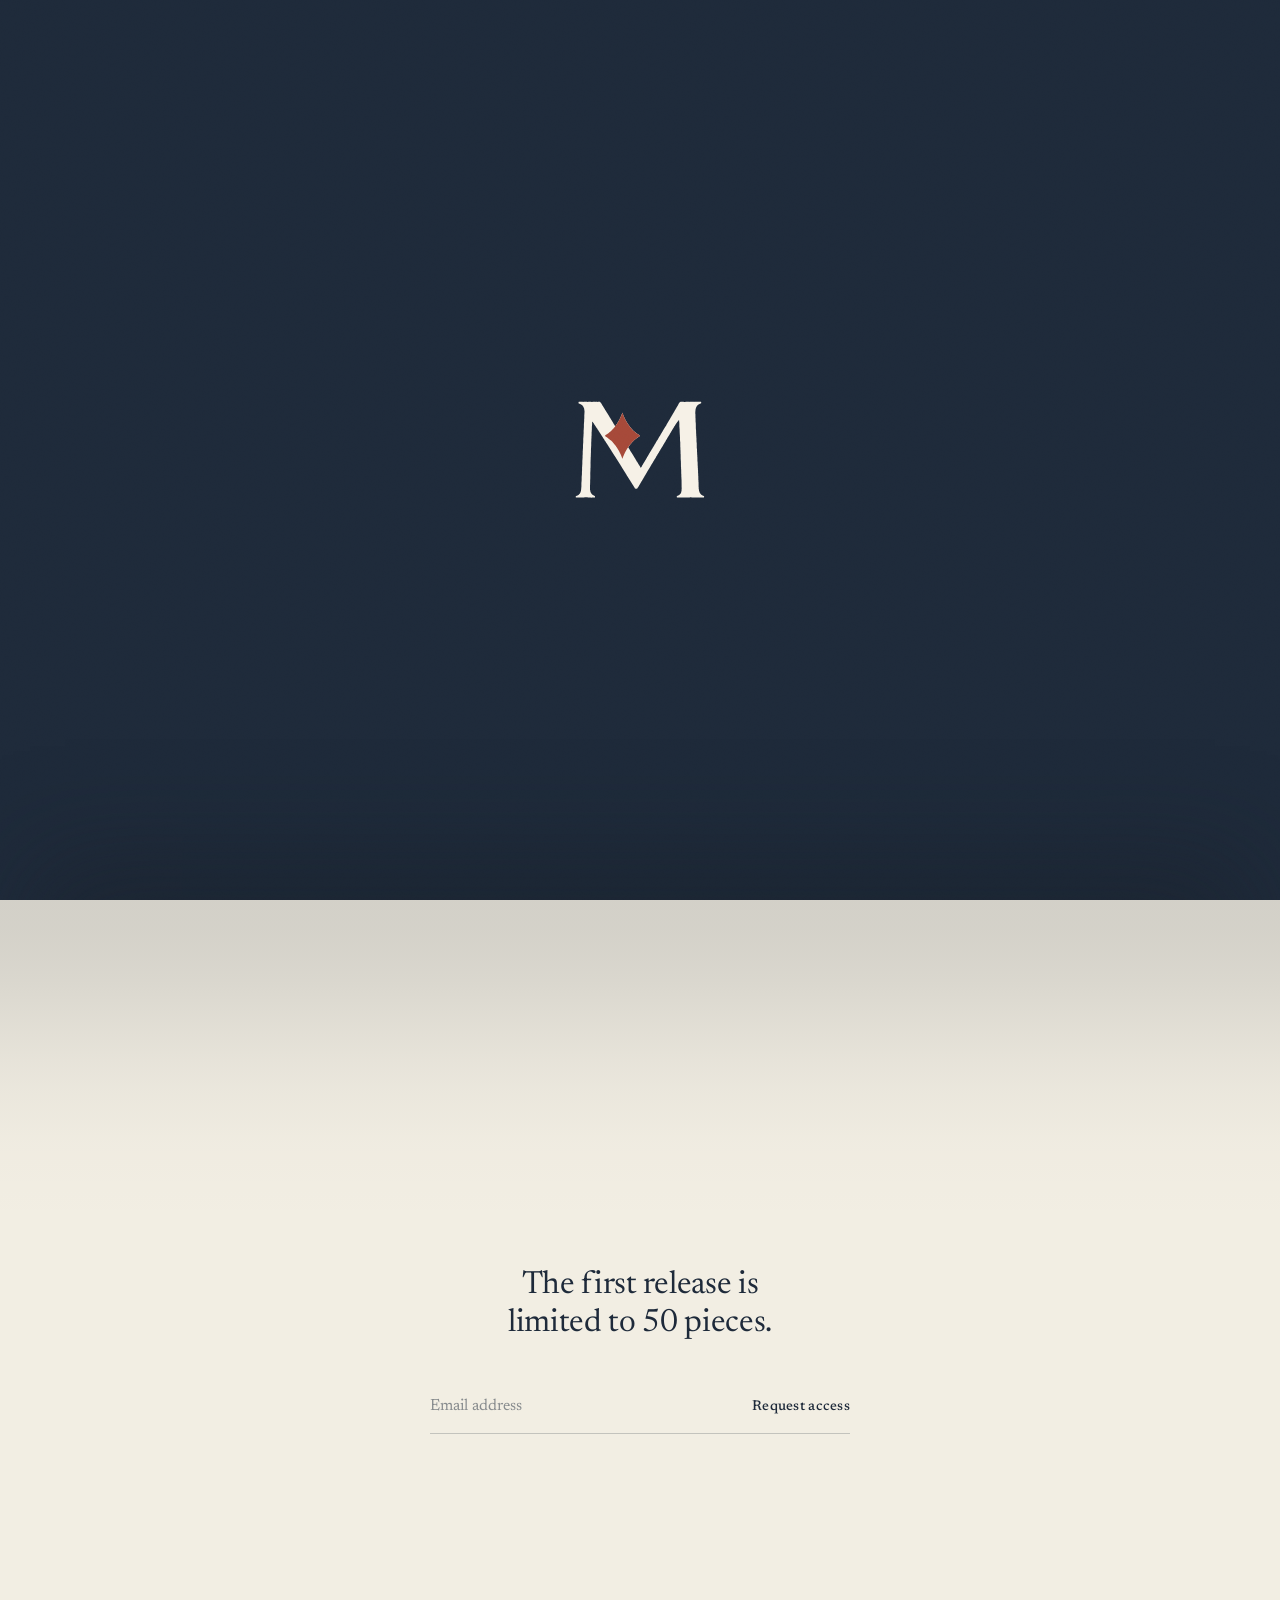
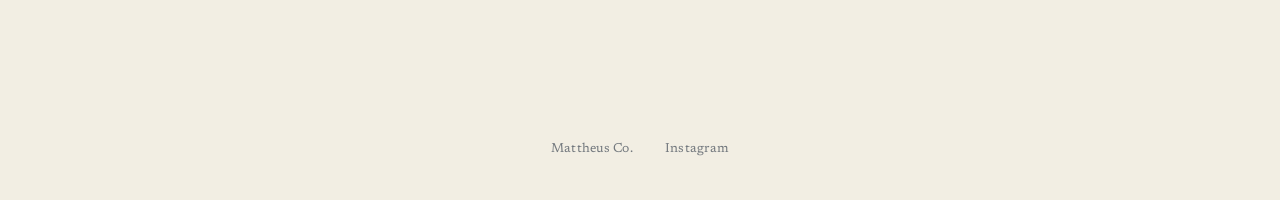
<file: index_1.html>
<!doctype html>
<html lang="en">
<head>
<meta charset="utf-8">
<meta name="viewport" content="width=device-width, initial-scale=1">
<meta name="description" content="Mattheus. The first release is limited to 50 pieces.">
<meta name="theme-color" content="#1E2A3A">
<link rel="icon" href="/favicon.png" type="image/png">
<link rel="apple-touch-icon" href="/apple-touch-icon.png">
<meta property="og:title" content="Mattheus Co.">
<meta property="og:description" content="The first release is limited to 50 pieces.">
<meta property="og:image" content="/og.png">
<meta name="twitter:card" content="summary_large_image">
<title>Mattheus Co.</title>
<link rel="preconnect" href="https://fonts.googleapis.com">
<link rel="preconnect" href="https://fonts.gstatic.com" crossorigin>
<link href="https://fonts.googleapis.com/css2?family=Newsreader:opsz,wght@6..72,300;6..72,400;6..72,500&display=swap" rel="stylesheet">
<style>
  /* ---------------------------------------------------------------
     Mattheus · design guidelines
     Navy #1E2A3A 60-70% · Sail #F6F1E7 20-30% · supporting 5-10%
     Type: GT Super (display) + GT Super Text (body & UI).
     Newsreader is the stand-in until the GT Super licence lands;
     drop the @font-face block below in and it takes over everywhere.
     --------------------------------------------------------------- */
  :root{
    --navy:#1E2A3A;
    --navy-deep:#171D25;
    --sail:#F6F1E7;
    --paper:#F2EEE3;   /* screen 3 ground */
    --stone:#D9D5D0;
    --mist:#EEF0F0;
    --grey:#8C8F95;
    --metal:#C0C4C8;

    --ease:cubic-bezier(.16,1,.3,1);
    --display:'GT Super Display','GT Super','Newsreader',Georgia,'Times New Roman',serif;
    --text:'GT Super Text','GT Super','Newsreader',Georgia,'Times New Roman',serif;
  }
  *{box-sizing:border-box;margin:0;padding:0}
  html{scroll-behavior:smooth;background:var(--navy)}
  body{
    background:var(--navy);
    color:var(--sail);
    font-family:var(--text);
    font-weight:400;
    -webkit-font-smoothing:antialiased;
    overflow-x:hidden;
  }
  body::after{
    content:"";position:fixed;inset:0;pointer-events:none;z-index:9;
    opacity:.03;mix-blend-mode:overlay;
    background-image:url("data:image/svg+xml,%3Csvg xmlns='http://www.w3.org/2000/svg' width='180' height='180'%3E%3Cfilter id='n'%3E%3CfeTurbulence type='fractalNoise' baseFrequency='.85' numOctaves='3'/%3E%3C/filter%3E%3Crect width='180' height='180' filter='url(%23n)'/%3E%3C/svg%3E");
  }

  section{
    min-height:100svh;
    display:flex;flex-direction:column;
    align-items:center;justify-content:center;
    padding:clamp(48px,9vw,120px);
    position:relative;
  }

  /* type scale straight from the guidelines ------------------------ */
  .body{
    font-family:var(--text);font-weight:400;
    font-size:clamp(16px,1.4vw,18px);
    line-height:1.6;letter-spacing:0;
    text-align:center;text-wrap:balance;
  }
  .caption{
    font-family:var(--text);font-weight:400;
    font-size:13px;line-height:1.5;letter-spacing:.02em;
  }

  .r{opacity:0;transform:translateY(16px);transition:opacity 1.2s var(--ease),transform 1.2s var(--ease)}
  .r.in{opacity:1;transform:none}
  .r.d1{transition-delay:.16s}.r.d2{transition-delay:.34s}.r.d3{transition-delay:.54s}
  @media (prefers-reduced-motion:reduce){.r{opacity:1;transform:none;transition:none}}

  /* 1 · the mark --------------------------------------------------- */
  /* The navy screen stays put and the paper panel slides up over it.
     Smoother than blending the two colours, which passes through a
     muddy grey. */
  #mark{
    position:sticky;top:0;
    height:100svh;
    z-index:0;
  }
  #mark .inner{
    display:flex;flex-direction:column;align-items:center;
    will-change:opacity,transform;
  }
  .mark{width:min(130px,26vw);color:var(--sail)}
  .mark svg{display:block;width:100%;height:auto}
  /* Two streaks share one 8s cycle, offset by half. Each is out of sight
     well before the other appears, so the rail is genuinely empty between
     passes, and the colour alternates Sail, then rust. */
  .cue{
    position:absolute;bottom:clamp(32px,5vh,56px);left:50%;
    width:1px;height:56px;transform:translateX(-50%);
    overflow:hidden;
  }
  .cue::before,
  .cue::after{
    content:"";position:absolute;left:0;top:0;width:1px;height:56px;
    opacity:0;
    /* linear on purpose: the brand ease front-loads the motion so hard that
       the streak is past the window before it has faded in. */
    animation:trace 8s linear infinite;
  }
  .cue::before{background:linear-gradient(to bottom,transparent,rgba(246,241,231,.85))}
  .cue::after{background:linear-gradient(to bottom,transparent,#A64939);animation-delay:4s}
  @keyframes trace{
    0%   {transform:translateY(-100%);opacity:0}
    4%   {opacity:1}
    28%  {opacity:1}
    32%  {transform:translateY(100%);opacity:0}
    100% {transform:translateY(100%);opacity:0}
  }
  @media (prefers-reduced-motion:reduce){
    .cue::before,.cue::after{animation:none;opacity:0}
    .cue::before{opacity:.3;transform:none}
  }

  /* 2 · access ----------------------------------------------------- */
  #access{
    position:relative;z-index:1;
    background:var(--paper);
    color:var(--navy);
    gap:clamp(40px,6vh,72px);
    box-shadow:0 -70px 100px -30px rgba(23,29,37,.38);
  }
  /* the panel's own shadow falls across its top edge, so the paper
     darkens at the seam and lightens away from it over a long,
     squared falloff. Shading the paper rather than blending navy
     into it keeps the midtones out of grey. */
  #access::before{
    content:"";position:absolute;left:0;right:0;top:0;
    height:42vh;pointer-events:none;
    background:linear-gradient(to bottom,
      rgba(23,29,37,0.140) 0.0%,
      rgba(23,29,37,0.136) 7.1%,
      rgba(23,29,37,0.125) 14.3%,
      rgba(23,29,37,0.109) 21.4%,
      rgba(23,29,37,0.090) 28.6%,
      rgba(23,29,37,0.070) 35.7%,
      rgba(23,29,37,0.051) 42.9%,
      rgba(23,29,37,0.035) 50.0%,
      rgba(23,29,37,0.022) 57.1%,
      rgba(23,29,37,0.012) 64.3%,
      rgba(23,29,37,0.006) 71.4%,
      rgba(23,29,37,0.002) 78.6%,
      rgba(23,29,37,0.000) 85.7%,
      rgba(23,29,37,0.000) 92.9%,
      rgba(23,29,37,0.000) 100.0%);
  }
  .h3{
    font-family:var(--display);font-weight:400;
    font-size:clamp(24px,2.8vw,32px);
    line-height:1.2;letter-spacing:-.01em;
    text-align:center;text-wrap:balance;
  }
  #access .h3{max-width:18ch;color:var(--navy)}
  form{width:min(420px,80vw);position:relative}
  .field{
    display:flex;align-items:baseline;gap:20px;
    border-bottom:1px solid rgba(30,42,58,.22);
    padding-bottom:14px;
    transition:border-color .7s var(--ease);
  }
  .field:focus-within{border-bottom-color:rgba(30,42,58,.7)}
  input{
    flex:1;min-width:0;background:none;border:0;outline:none;
    color:var(--navy);
    font-family:var(--text);font-size:16px;font-weight:400;
    letter-spacing:0;padding:2px 0;
  }
  input::placeholder{color:rgba(30,42,58,.5)}
  button{
    background:none;border:0;cursor:pointer;
    color:var(--navy);
    font-family:var(--text);font-weight:500;
    font-size:14px;line-height:1.3;letter-spacing:.02em;
    white-space:nowrap;padding:2px 0;
    border-bottom:1px solid transparent;
    transition:border-color .7s var(--ease),opacity .4s var(--ease);
  }
  button:hover:not(:disabled){border-bottom-color:var(--navy)}
  button:disabled{opacity:.35;cursor:default}
  .status{
    position:absolute;left:0;right:0;top:calc(100% + 22px);
    text-align:center;
    font-size:13px;letter-spacing:.02em;color:rgba(30,42,58,.65);
    opacity:0;transform:translateY(-6px);
    transition:opacity .9s var(--ease),transform .9s var(--ease);
  }
  .status.show{opacity:1;transform:none}
  .status.err{color:#96612F}
  form.done .field{opacity:0;pointer-events:none;transition:opacity .8s var(--ease)}

  footer{
    position:absolute;bottom:clamp(28px,4.5vh,48px);left:0;right:0;
    display:flex;justify-content:center;gap:32px;
    color:rgba(30,42,58,.6);
  }
  footer a{color:inherit;text-decoration:none;border-bottom:1px solid transparent;
    transition:border-color .6s var(--ease)}
  footer a:hover{border-bottom-color:currentColor}

  @media (max-width:640px){
    .mark{width:34vw}
  }
</style>
</head>
<body>

<!-- 1 · the mark -->
<section id="mark">
  <div class="inner" id="markInner">
    <div class="mark r d1"><svg xmlns="http://www.w3.org/2000/svg" viewBox="0 0 2982 2235" role="img" aria-label="Mattheus"><g transform="translate(0.000000,2235.000000) scale(0.100000,-0.100000)"><path fill="currentColor" d="M847 22132 l-37 -38 0 -136 c0 -106 3 -138 14 -148 8 -6 16 -21 18
-33 3 -19 10 -22 55 -25 29 -2 56 -9 63 -17 8 -9 31 -15 60 -15 30 0 52 -6 60
-15 7 -8 20 -15 30 -15 10 0 23 -7 30 -15 7 -8 27 -15 44 -15 23 0 41 -9 61
-30 16 -16 36 -30 46 -30 9 0 22 -7 29 -15 7 -8 20 -15 29 -15 10 0 30 -13 46
-30 16 -16 36 -30 45 -30 9 0 29 -13 45 -30 16 -16 36 -30 45 -30 9 0 36 -20
60 -45 27 -27 53 -45 67 -45 19 0 23 -5 23 -30 0 -27 3 -30 30 -30 25 0 30 -4
30 -23 0 -14 18 -40 45 -67 25 -24 45 -51 45 -60 0 -9 14 -29 30 -45 17 -16
30 -36 30 -46 0 -9 7 -22 15 -29 8 -7 15 -20 15 -30 0 -10 7 -23 15 -30 8 -7
15 -20 15 -30 0 -10 7 -23 15 -30 8 -7 15 -27 15 -45 0 -18 7 -38 15 -45 8 -7
15 -20 15 -30 0 -10 7 -23 15 -30 8 -7 15 -27 15 -45 0 -18 7 -38 15 -45 8 -7
15 -20 15 -30 0 -10 7 -23 15 -30 10 -9 15 -32 15 -75 0 -43 5 -66 15 -75 11
-9 15 -33 15 -90 0 -57 4 -81 15 -90 12 -10 15 -38 15 -135 0 -97 3 -125 15
-135 22 -18 22 -282 0 -300 -12 -10 -15 -48 -15 -225 0 -177 -3 -215 -15 -225
-13 -11 -15 -82 -15 -525 0 -443 -2 -514 -15 -525 -13 -11 -15 -60 -15 -330 0
-270 -2 -319 -15 -330 -12 -10 -15 -43 -15 -180 0 -137 -3 -170 -15 -180 -13
-11 -15 -80 -15 -510 0 -430 -2 -499 -15 -510 -12 -10 -15 -47 -15 -210 0
-163 -3 -200 -15 -210 -13 -11 -15 -82 -15 -525 0 -443 -2 -514 -15 -525 -13
-10 -15 -52 -15 -255 0 -203 -2 -245 -15 -255 -12 -10 -15 -42 -15 -165 0
-123 -3 -155 -15 -165 -13 -11 -15 -88 -15 -585 0 -497 -2 -574 -15 -585 -12
-10 -15 -42 -15 -165 0 -123 -3 -155 -15 -165 -13 -11 -15 -80 -15 -510 0
-430 -2 -499 -15 -510 -12 -10 -15 -45 -15 -195 0 -150 -3 -185 -15 -195 -13
-11 -15 -77 -15 -480 0 -403 -2 -469 -15 -480 -13 -11 -15 -68 -15 -405 0
-337 -2 -394 -15 -405 -12 -10 -15 -47 -15 -210 0 -163 -3 -200 -15 -210 -13
-11 -15 -82 -15 -525 0 -443 -2 -514 -15 -525 -12 -10 -15 -48 -15 -225 0
-177 -3 -215 -15 -225 -13 -11 -15 -80 -15 -510 0 -430 -2 -499 -15 -510 -13
-11 -15 -72 -15 -435 0 -363 -2 -424 -15 -435 -12 -10 -15 -38 -15 -135 0 -97
-3 -125 -15 -135 -13 -11 -15 -82 -15 -525 0 -443 -2 -514 -15 -525 -12 -10
-15 -42 -15 -165 0 -123 -3 -155 -15 -165 -13 -11 -15 -85 -15 -555 0 -470 -2
-544 -15 -555 -12 -10 -15 -43 -15 -180 0 -137 -3 -170 -15 -180 -12 -10 -15
-38 -15 -135 0 -97 -3 -125 -15 -135 -12 -10 -15 -37 -15 -120 0 -83 -3 -110
-15 -120 -8 -7 -15 -20 -15 -30 0 -10 -7 -23 -15 -30 -10 -9 -15 -32 -15 -75
0 -43 -5 -66 -15 -75 -8 -7 -15 -20 -15 -30 0 -10 -7 -23 -15 -30 -8 -7 -15
-27 -15 -45 0 -18 -7 -38 -15 -45 -8 -7 -15 -20 -15 -30 0 -10 -7 -23 -15 -30
-8 -7 -15 -20 -15 -30 0 -10 -7 -23 -15 -30 -8 -7 -15 -20 -15 -29 0 -10 -13
-30 -29 -45 -20 -20 -31 -41 -33 -65 -3 -31 -7 -36 -30 -39 -21 -3 -28 -9 -28
-25 0 -26 -216 -247 -241 -247 -8 0 -35 -20 -59 -45 -34 -34 -52 -45 -75 -45
-22 0 -40 -9 -60 -30 -20 -21 -38 -30 -60 -30 -22 0 -40 -9 -60 -30 -16 -17
-36 -30 -46 -30 -9 0 -22 -7 -29 -15 -9 -11 -35 -15 -104 -15 -133 0 -136 -4
-136 -181 0 -129 1 -137 23 -157 l23 -22 856 0 c748 0 857 2 868 15 10 12 40
15 150 15 110 0 140 3 150 15 19 22 431 22 450 0 10 -13 53 -15 270 -15 217 0
260 -2 270 -15 9 -10 32 -15 75 -15 43 0 66 -5 75 -15 11 -13 62 -15 345 -15
283 0 334 2 345 15 18 22 372 22 390 0 16 -19 44 -19 60 -1 6 8 21 16 33 18
21 3 22 7 25 157 3 184 -4 201 -89 201 -29 0 -51 6 -59 15 -7 8 -20 15 -29 15
-10 0 -30 13 -46 30 -16 16 -36 30 -45 30 -9 0 -29 13 -45 30 -20 21 -38 30
-60 30 -23 0 -41 11 -75 45 -24 25 -51 45 -60 45 -9 0 -29 14 -45 30 -16 17
-36 30 -45 30 -20 0 -180 160 -180 181 0 8 -20 35 -45 59 -25 24 -45 51 -45
60 0 9 -14 29 -30 45 -17 16 -30 36 -30 46 0 9 -7 22 -15 29 -8 7 -15 20 -15
30 0 10 -7 23 -15 30 -8 7 -15 27 -15 45 0 18 -7 38 -15 45 -8 7 -15 27 -15
45 0 18 -7 38 -15 45 -8 7 -15 20 -15 30 0 10 -7 23 -15 30 -12 10 -15 37 -15
120 0 83 -3 110 -15 120 -9 8 -15 30 -15 60 0 30 -6 52 -15 60 -23 19 -23
1271 0 1290 22 18 22 192 0 210 -19 16 -19 44 0 60 13 11 15 70 15 420 0 350
2 409 15 420 13 11 15 123 15 902 0 781 2 889 15 894 8 4 15 12 15 19 0 7 -7
15 -15 19 -21 8 -21 128 0 146 13 11 15 60 15 330 0 270 2 319 15 330 13 11
15 113 15 812 0 701 2 799 15 804 19 8 19 30 0 38 -22 8 -22 188 0 206 13 11
15 60 15 330 0 270 2 319 15 330 13 11 15 57 15 300 0 243 2 289 15 300 19 16
19 74 0 90 -21 17 -21 133 0 150 13 11 15 78 15 495 0 417 2 484 15 495 8 7
15 20 15 30 0 10 -7 23 -15 30 -8 7 -15 27 -15 45 0 18 7 38 15 45 12 10 15
47 15 210 0 163 3 200 15 210 13 11 15 80 15 510 0 430 2 499 15 510 19 16 19
74 0 90 -8 7 -15 20 -15 30 0 10 7 23 15 30 13 11 15 58 15 315 0 257 2 304
15 315 13 11 15 58 15 315 0 257 2 304 15 315 13 11 15 75 15 465 0 390 2 454
15 465 12 10 15 45 15 195 0 150 3 185 15 195 13 11 15 72 15 435 0 363 2 424
15 435 12 10 15 40 15 150 0 110 3 140 15 150 13 11 15 63 15 360 0 290 2 350
14 360 8 6 16 21 18 33 6 44 88 14 88 -33 0 -9 20 -36 45 -60 34 -33 45 -52
45 -75 0 -23 11 -42 45 -75 27 -27 45 -53 45 -67 0 -19 5 -23 30 -23 25 0 30
-4 30 -23 0 -13 14 -36 30 -52 21 -20 30 -38 30 -60 0 -23 11 -41 45 -75 25
-24 45 -52 45 -61 0 -9 7 -22 15 -29 8 -7 15 -20 15 -29 0 -9 20 -37 45 -61
25 -24 45 -52 45 -61 0 -9 7 -22 15 -29 8 -7 15 -20 15 -29 0 -10 14 -30 30
-46 16 -16 30 -36 30 -45 0 -9 14 -29 30 -45 17 -16 30 -36 30 -45 0 -9 14
-29 30 -45 17 -16 30 -36 30 -45 0 -9 20 -36 45 -60 34 -33 45 -52 45 -75 0
-23 11 -42 45 -75 25 -24 45 -51 45 -60 0 -9 14 -29 30 -45 17 -16 30 -36 30
-45 0 -9 14 -29 30 -45 17 -16 30 -36 30 -45 0 -9 20 -36 45 -60 34 -34 45
-52 45 -75 0 -22 9 -40 30 -60 17 -16 30 -36 30 -45 0 -9 14 -29 30 -45 17
-16 30 -36 30 -45 0 -9 20 -36 45 -60 25 -24 45 -51 45 -60 0 -9 14 -29 30
-45 17 -16 30 -36 30 -46 0 -9 7 -22 15 -29 8 -7 15 -20 15 -29 0 -10 14 -30
30 -46 17 -16 30 -39 30 -51 0 -17 7 -23 28 -26 23 -3 27 -8 30 -39 2 -24 13
-45 33 -65 16 -15 29 -35 29 -45 0 -9 7 -22 15 -29 8 -7 15 -20 15 -29 0 -10
14 -30 30 -46 17 -16 30 -36 30 -45 0 -9 14 -29 30 -45 17 -16 30 -36 30 -45
0 -9 14 -29 30 -45 17 -16 30 -36 30 -46 0 -9 7 -22 15 -29 8 -7 15 -20 15
-29 0 -10 14 -30 30 -46 17 -16 30 -36 30 -45 0 -9 14 -29 30 -45 17 -16 30
-36 30 -46 0 -9 7 -22 15 -29 8 -7 15 -20 15 -29 0 -10 14 -30 30 -46 17 -16
30 -36 30 -45 0 -9 13 -29 30 -45 16 -16 30 -36 30 -46 0 -9 7 -22 15 -29 8
-7 15 -20 15 -29 0 -10 13 -30 30 -46 17 -16 30 -36 30 -45 0 -9 14 -29 30
-45 17 -16 30 -36 30 -45 0 -9 14 -29 30 -45 17 -16 30 -36 30 -45 0 -9 20
-36 45 -60 34 -33 45 -52 45 -75 0 -23 11 -42 45 -75 25 -24 45 -51 45 -60 0
-9 14 -29 30 -45 17 -16 30 -36 30 -45 0 -9 14 -29 30 -45 17 -16 30 -36 30
-45 0 -9 14 -29 30 -45 17 -16 30 -36 30 -46 0 -9 7 -22 15 -29 8 -7 15 -20
15 -29 0 -10 14 -30 30 -46 21 -20 30 -38 30 -60 0 -23 11 -41 45 -75 25 -24
45 -51 45 -60 0 -9 14 -29 30 -45 16 -16 30 -36 30 -45 0 -9 14 -29 30 -45 17
-16 30 -36 30 -45 0 -9 20 -36 45 -60 34 -34 45 -52 45 -75 0 -22 9 -40 30
-60 17 -16 30 -36 30 -45 0 -9 14 -29 30 -45 17 -16 30 -36 30 -45 0 -9 20
-36 45 -60 25 -24 45 -51 45 -60 0 -9 14 -29 30 -45 17 -16 30 -36 30 -46 0
-9 7 -22 15 -29 8 -7 15 -20 15 -29 0 -10 14 -30 30 -46 17 -16 30 -36 30 -45
0 -9 14 -29 30 -45 17 -16 30 -36 30 -45 0 -9 14 -29 30 -45 17 -16 30 -36 30
-46 0 -9 7 -22 15 -29 8 -7 15 -20 15 -29 0 -10 14 -30 30 -46 16 -16 30 -36
30 -45 0 -9 14 -29 30 -45 17 -16 30 -36 30 -45 0 -9 20 -36 45 -60 25 -24 45
-51 45 -60 0 -9 14 -29 30 -45 21 -20 30 -38 30 -60 0 -22 9 -40 30 -60 16
-16 30 -36 30 -46 0 -9 7 -22 15 -29 8 -7 15 -20 15 -29 0 -10 14 -30 30 -46
17 -16 30 -36 30 -45 0 -9 14 -29 30 -45 17 -16 30 -36 30 -45 0 -9 20 -36 45
-60 25 -24 45 -51 45 -60 0 -9 14 -29 30 -45 21 -20 30 -38 30 -60 0 -22 9
-40 30 -60 17 -16 30 -36 30 -46 0 -9 7 -22 15 -29 8 -7 15 -23 15 -36 0 -17
6 -23 28 -26 23 -3 27 -8 30 -39 2 -24 13 -45 33 -65 16 -15 29 -35 29 -44 0
-9 14 -29 30 -45 17 -16 30 -36 30 -46 0 -9 7 -22 15 -29 8 -7 15 -20 15 -29
0 -10 14 -30 30 -46 17 -16 30 -36 30 -45 0 -9 14 -29 30 -45 17 -16 30 -36
30 -46 0 -9 7 -22 15 -29 8 -7 15 -23 15 -36 0 -17 6 -23 28 -26 23 -3 27 -8
30 -39 2 -24 13 -45 33 -65 16 -15 29 -35 29 -44 0 -9 20 -36 45 -60 34 -34
45 -52 45 -75 0 -22 9 -40 30 -60 17 -16 30 -36 30 -45 0 -9 20 -36 45 -60 25
-24 45 -51 45 -60 0 -9 14 -29 30 -45 17 -16 30 -36 30 -45 0 -9 14 -29 30
-45 17 -16 30 -36 30 -46 0 -9 7 -22 15 -29 8 -7 15 -20 15 -29 0 -10 14 -30
30 -46 16 -16 30 -36 30 -45 0 -9 14 -29 30 -45 16 -16 30 -36 30 -46 0 -9 7
-22 15 -29 8 -7 15 -20 15 -29 0 -10 14 -30 30 -46 17 -16 30 -36 30 -45 0 -9
14 -29 30 -45 21 -20 30 -38 30 -60 0 -22 9 -40 30 -60 17 -16 30 -36 30 -45
0 -9 20 -36 45 -60 25 -24 45 -51 45 -60 0 -9 14 -29 30 -45 16 -16 30 -36 30
-46 0 -9 7 -22 15 -29 8 -7 15 -20 15 -29 0 -10 14 -30 30 -46 17 -16 30 -36
30 -45 0 -9 14 -29 30 -45 17 -16 30 -36 30 -46 0 -9 7 -22 15 -29 8 -7 15
-20 15 -29 0 -10 14 -30 30 -46 17 -16 30 -36 30 -45 0 -9 14 -29 30 -45 17
-16 30 -36 30 -45 0 -9 14 -29 30 -45 17 -16 30 -36 30 -46 0 -9 7 -22 15 -29
8 -7 15 -20 15 -29 0 -10 14 -30 30 -46 17 -16 30 -36 30 -45 0 -9 14 -29 30
-45 16 -16 30 -36 30 -46 0 -9 7 -22 15 -29 8 -7 15 -20 15 -29 0 -10 14 -30
30 -46 16 -16 30 -36 30 -45 0 -9 14 -29 30 -45 17 -16 30 -36 30 -45 0 -9 14
-29 30 -45 17 -16 30 -36 30 -46 0 -9 7 -22 15 -29 8 -7 15 -20 15 -29 0 -10
14 -30 30 -46 17 -16 30 -36 30 -46 0 -9 7 -22 15 -29 8 -7 15 -20 15 -29 0
-10 14 -30 30 -46 17 -16 30 -36 30 -45 0 -9 14 -29 30 -45 17 -16 30 -36 30
-45 0 -9 14 -29 30 -45 21 -20 30 -38 30 -60 0 -22 9 -40 30 -60 17 -16 30
-36 30 -46 0 -9 7 -22 15 -29 8 -7 15 -23 15 -36 0 -17 6 -23 28 -26 23 -3 27
-8 30 -39 2 -24 13 -45 33 -65 16 -15 29 -35 29 -44 0 -9 14 -29 30 -45 17
-16 30 -36 30 -46 0 -9 7 -22 15 -29 8 -7 15 -20 15 -29 0 -10 14 -30 30 -46
17 -16 30 -36 30 -45 0 -9 14 -29 30 -45 16 -16 30 -36 30 -46 0 -9 7 -22 15
-29 8 -7 15 -20 15 -29 0 -10 14 -30 30 -46 17 -16 30 -36 30 -45 0 -9 14 -29
30 -45 16 -16 30 -36 30 -46 0 -9 7 -22 15 -29 8 -7 15 -20 15 -29 0 -10 14
-30 30 -46 16 -16 30 -36 30 -45 0 -9 14 -29 30 -45 17 -16 30 -36 30 -45 0
-9 14 -29 30 -45 17 -16 30 -36 30 -46 0 -9 7 -22 15 -29 8 -7 15 -20 15 -29
0 -10 14 -30 30 -46 17 -16 30 -36 30 -45 0 -9 14 -29 30 -45 17 -16 30 -36
30 -46 0 -9 7 -22 15 -29 8 -7 15 -20 15 -29 0 -10 14 -30 30 -46 17 -16 30
-36 30 -45 0 -9 14 -29 30 -45 17 -16 30 -36 30 -46 0 -9 7 -22 15 -29 8 -7
15 -20 15 -30 0 -10 7 -23 15 -30 8 -7 15 -20 15 -29 0 -9 20 -37 45 -61 34
-34 45 -52 45 -75 0 -22 9 -40 30 -60 16 -16 30 -36 30 -46 0 -9 7 -22 15 -29
8 -7 15 -20 15 -29 0 -10 14 -30 30 -46 16 -16 30 -36 30 -45 0 -9 14 -29 30
-45 16 -16 30 -36 30 -45 0 -9 14 -29 30 -45 16 -16 30 -36 30 -46 0 -9 7 -22
15 -29 8 -7 15 -23 15 -36 0 -17 6 -23 28 -26 23 -3 27 -8 30 -39 2 -27 14
-47 48 -79 24 -25 44 -51 44 -60 0 -9 14 -29 30 -45 21 -20 30 -38 30 -60 0
-22 9 -40 30 -60 17 -16 30 -36 30 -45 0 -9 14 -29 30 -45 16 -16 30 -36 30
-46 0 -9 7 -22 15 -29 8 -7 15 -20 15 -29 0 -10 14 -30 30 -46 17 -16 30 -36
30 -45 0 -9 20 -36 45 -60 25 -24 45 -51 45 -60 0 -9 14 -29 30 -45 21 -20 30
-38 30 -60 0 -22 9 -40 30 -60 17 -16 30 -36 30 -45 0 -9 14 -29 30 -45 17
-16 30 -36 30 -46 0 -9 7 -22 15 -29 8 -7 15 -20 15 -29 0 -10 14 -30 30 -46
17 -16 30 -36 30 -45 0 -9 14 -29 30 -45 16 -16 30 -36 30 -46 0 -9 7 -22 15
-29 8 -7 15 -23 15 -36 0 -17 6 -23 28 -26 23 -3 27 -8 30 -39 2 -24 13 -45
33 -65 16 -15 29 -35 29 -44 0 -9 14 -29 30 -45 16 -16 30 -36 30 -46 0 -9 7
-22 15 -29 8 -7 15 -20 15 -29 0 -10 13 -30 30 -46 16 -16 30 -36 30 -45 0 -9
14 -29 30 -45 17 -16 30 -36 30 -46 0 -9 7 -22 15 -29 8 -7 15 -20 15 -29 0
-10 14 -30 30 -46 16 -16 30 -36 30 -45 0 -9 14 -29 30 -45 17 -16 30 -36 30
-45 0 -9 20 -36 45 -60 40 -40 45 -49 45 -90 0 -38 5 -51 30 -75 17 -16 30
-36 30 -45 0 -20 41 -60 62 -60 9 0 21 -7 28 -15 17 -20 103 -20 120 0 16 19
74 19 90 0 9 -11 33 -15 89 -15 l77 0 67 68 c37 37 67 74 67 83 0 8 20 35 45
59 25 24 45 51 45 60 0 9 14 29 30 45 17 16 30 36 30 45 0 9 14 29 30 45 17
16 30 36 30 46 0 9 7 22 15 29 8 7 15 20 15 29 0 10 14 30 30 46 21 20 30 38
30 60 0 22 9 40 30 60 17 16 30 36 30 46 0 9 7 22 15 29 8 7 15 20 15 29 0 10
14 30 30 46 17 16 30 36 30 45 0 9 14 29 30 45 21 20 30 38 30 60 0 22 9 40
30 60 17 16 30 36 30 46 0 9 7 22 15 29 8 7 15 20 15 29 0 10 13 30 30 46 16
16 30 36 30 45 0 9 14 29 30 45 17 16 30 36 30 46 0 9 7 22 15 29 8 7 15 20
15 29 0 10 14 30 30 46 21 20 30 38 30 60 0 22 9 40 30 60 17 16 30 36 30 45
0 9 14 29 30 45 16 16 30 36 30 46 0 9 7 22 15 29 8 7 15 20 15 29 0 10 13 30
29 45 20 20 31 41 33 65 3 31 7 36 31 39 21 3 27 9 27 26 0 13 7 29 15 36 8 7
15 20 15 29 0 10 14 30 30 46 17 16 30 36 30 46 0 9 7 22 15 29 8 7 15 20 15
30 0 10 7 23 15 30 8 7 15 20 15 29 0 10 14 30 30 46 16 16 30 36 30 46 0 9 7
22 15 29 8 7 15 20 15 29 0 10 14 30 30 46 17 16 30 36 30 46 0 9 7 22 15 29
8 7 15 20 15 30 0 10 7 23 15 30 8 7 15 20 15 30 0 10 7 23 15 30 8 7 15 20
15 29 0 10 14 30 30 46 21 20 30 38 30 60 0 22 9 40 30 60 17 16 30 36 30 45
0 9 14 29 30 45 17 16 30 36 30 45 0 9 14 29 30 45 17 16 30 36 30 46 0 9 7
22 15 29 8 7 15 20 15 29 0 10 14 30 30 46 16 16 30 36 30 46 0 9 7 22 15 29
8 7 15 20 15 29 0 10 14 30 30 46 21 20 30 38 30 60 0 22 9 40 30 60 17 16 30
36 30 46 0 9 7 22 15 29 8 7 15 20 15 29 0 10 14 30 30 46 17 16 30 36 30 45
0 9 14 29 30 45 21 20 30 38 30 60 0 22 9 40 30 60 17 16 30 36 30 46 0 9 7
22 15 29 8 7 15 20 15 29 0 10 14 30 30 46 17 16 30 36 30 45 0 9 14 29 30 45
17 16 30 36 30 46 0 9 7 22 15 29 8 7 15 20 15 29 0 10 14 30 30 46 17 16 30
36 30 45 0 9 14 29 30 45 21 20 30 38 30 60 0 22 9 40 30 60 17 16 30 36 30
46 0 9 7 22 15 29 8 7 15 20 15 29 0 10 14 30 30 46 17 16 30 36 30 46 0 9 7
22 15 29 8 7 15 20 15 30 0 10 7 23 15 30 8 7 15 20 15 29 0 9 20 37 45 61 34
34 45 52 45 75 0 22 9 40 30 60 17 16 30 36 30 45 0 9 20 36 45 60 34 34 45
52 45 75 0 22 9 40 30 60 17 16 30 36 30 45 0 9 14 29 30 45 17 16 30 36 30
46 0 9 7 22 15 29 8 7 15 20 15 29 0 10 13 30 30 46 21 20 30 38 30 60 0 22 9
40 30 60 17 16 30 36 30 46 0 9 7 22 15 29 8 7 15 20 15 29 0 10 14 30 30 46
17 16 30 36 30 45 0 9 14 29 30 45 21 20 30 38 30 60 0 23 11 41 45 75 25 24
45 51 45 60 0 9 14 29 30 45 21 20 30 38 30 60 0 22 9 40 30 60 17 16 30 36
30 45 0 9 14 29 30 45 17 16 30 36 30 46 0 9 7 22 15 29 8 7 15 20 15 29 0 10
14 30 30 46 17 16 30 36 30 46 0 9 7 22 15 29 8 7 15 20 15 29 0 10 14 30 30
46 17 16 30 36 30 45 0 9 14 29 30 45 21 20 30 38 30 60 0 22 9 40 30 60 17
16 30 36 30 46 0 9 7 22 15 29 8 7 15 20 15 29 0 10 14 30 30 46 17 16 30 36
30 45 0 9 14 29 30 45 21 20 30 38 30 60 0 23 11 41 45 75 25 24 45 51 45 60
0 9 14 29 30 45 21 20 30 38 30 60 0 22 9 40 30 60 17 16 30 36 30 46 0 9 7
22 15 29 8 7 15 20 15 29 0 10 14 30 30 46 17 16 30 36 30 45 0 9 14 29 30 45
21 20 30 38 30 60 0 23 11 41 45 75 34 34 45 52 45 75 0 22 9 40 30 60 17 16
30 36 30 45 0 9 14 29 30 45 17 16 30 36 30 46 0 9 7 22 15 29 8 7 15 20 15
29 0 10 14 30 30 46 17 16 30 36 30 45 0 9 14 29 30 45 17 16 30 36 30 45 0 9
14 29 30 45 17 16 30 36 30 46 0 9 7 22 15 29 8 7 15 20 15 29 0 10 14 30 30
46 21 20 30 38 30 60 0 22 9 40 30 60 17 16 30 36 30 46 0 9 7 22 15 29 8 7
15 20 15 29 0 10 14 30 30 46 17 16 30 36 30 45 0 9 14 29 30 45 17 16 30 36
30 46 0 9 7 22 15 29 8 7 15 20 15 29 0 10 14 30 30 46 21 20 30 38 30 60 0
22 9 40 30 60 17 16 30 36 30 45 0 9 14 29 30 45 17 16 30 36 30 46 0 9 7 22
15 29 8 7 15 20 15 29 0 10 14 30 30 46 17 16 30 36 30 46 0 9 7 22 15 29 8 7
15 20 15 30 0 10 7 23 15 30 8 7 15 20 15 29 0 9 20 37 45 61 34 34 45 52 45
75 0 22 9 40 30 60 17 16 30 36 30 45 0 9 14 29 30 45 17 16 30 36 30 45 0 9
20 36 45 60 34 34 45 52 45 75 0 22 9 40 30 60 17 16 30 36 30 45 0 9 14 29
30 45 17 16 30 36 30 46 0 9 7 22 15 29 8 7 15 20 15 29 0 10 14 30 30 46 21
20 30 38 30 60 0 22 9 40 30 60 17 16 30 36 30 46 0 9 7 22 15 29 8 7 15 20
15 29 0 10 14 30 30 46 17 16 30 36 30 45 0 9 14 29 30 45 17 16 30 36 30 46
0 9 7 22 15 29 8 7 15 20 15 29 0 10 14 30 30 46 17 16 30 36 30 46 0 9 7 22
15 29 8 7 15 20 15 30 0 10 7 23 15 30 8 7 15 20 15 29 0 9 20 37 45 61 34 34
45 52 45 75 0 22 9 40 30 60 17 16 30 36 30 46 0 9 7 22 15 29 8 7 15 20 15
30 0 10 7 23 15 30 8 7 15 20 15 29 0 10 14 30 30 46 17 16 30 36 30 46 0 9 7
22 15 29 8 7 15 20 15 29 0 10 14 30 30 46 21 20 30 38 30 60 0 23 11 41 45
75 34 34 45 52 45 75 0 22 9 40 30 60 17 16 30 36 30 45 0 9 14 29 30 45 17
16 30 36 30 46 0 9 7 22 15 29 8 7 15 20 15 29 0 10 14 30 30 46 17 16 30 36
30 45 0 9 14 29 30 45 21 20 30 38 30 60 0 23 11 41 44 75 34 32 46 52 48 79
3 31 7 36 31 39 21 3 27 9 27 26 0 13 7 29 15 36 8 7 15 20 15 29 0 10 14 30
30 46 17 16 30 36 30 45 0 9 13 29 30 45 21 20 30 38 30 60 0 22 9 40 30 60
17 16 30 36 30 46 0 9 7 22 15 29 8 7 15 20 15 29 0 10 14 30 30 46 17 16 30
36 30 45 0 9 14 29 30 45 17 16 30 36 30 46 0 9 7 22 15 29 8 7 15 20 15 30 0
10 7 23 15 30 8 7 15 20 15 30 0 10 7 23 15 30 8 7 15 20 15 29 0 10 13 30 30
46 16 16 30 36 30 45 0 9 14 29 30 45 17 16 30 36 30 46 0 9 7 22 15 29 8 7
15 20 15 29 0 10 13 30 30 46 21 20 30 38 30 60 0 22 9 40 30 60 17 16 30 36
30 45 0 9 14 29 30 45 17 16 30 36 30 46 0 9 7 22 15 29 8 7 15 20 15 29 0 10
14 30 30 46 17 16 30 36 30 45 0 9 14 29 30 45 17 16 30 36 30 46 0 9 7 22 15
29 8 7 15 20 15 29 0 10 14 30 30 46 17 16 30 36 30 45 0 9 13 29 30 45 21 20
30 38 30 60 0 22 9 40 30 60 17 16 30 36 30 46 0 9 7 22 15 29 8 7 15 20 15
29 0 10 14 30 30 46 17 16 30 36 30 45 0 9 14 29 30 45 17 16 30 36 30 45 0 9
20 36 45 60 34 33 45 52 45 75 0 23 11 42 45 75 25 24 45 51 45 60 0 9 14 29
30 45 17 16 30 36 30 45 0 9 14 29 30 45 17 16 30 36 30 45 0 9 14 29 30 45
17 16 30 36 30 46 0 9 7 22 15 29 8 7 15 20 15 29 0 10 14 30 30 46 16 16 30
36 30 45 0 9 20 36 45 60 25 24 45 51 45 60 0 9 14 29 30 45 17 16 30 39 30
52 0 19 5 23 30 23 25 0 30 4 30 23 0 14 18 40 45 67 25 24 45 51 45 60 0 8
34 49 75 90 41 41 75 82 75 91 0 10 14 29 30 42 19 16 30 35 30 51 0 32 16 33
41 4 16 -20 18 -41 19 -159 0 -109 3 -139 15 -149 12 -10 15 -37 15 -120 0
-83 3 -110 15 -120 13 -11 15 -85 15 -555 0 -470 2 -544 15 -555 12 -10 15
-42 15 -165 0 -123 3 -155 15 -165 13 -11 15 -62 15 -345 0 -283 2 -334 15
-345 19 -16 19 -44 0 -60 -20 -17 -20 -103 0 -120 12 -10 15 -48 15 -225 0
-177 3 -215 15 -225 13 -10 15 -52 15 -255 0 -203 2 -245 15 -255 13 -11 15
-75 15 -465 0 -390 2 -454 15 -465 12 -10 15 -40 15 -150 0 -110 3 -140 15
-150 13 -11 15 -90 15 -600 0 -510 2 -589 15 -600 13 -11 15 -60 15 -330 0
-270 2 -319 15 -330 13 -11 15 -73 15 -450 0 -377 2 -439 15 -450 13 -11 15
-93 15 -630 0 -537 2 -619 15 -630 12 -10 15 -45 15 -195 0 -150 3 -185 15
-195 21 -17 21 -133 0 -150 -8 -7 -15 -20 -15 -30 0 -10 7 -23 15 -30 13 -11
15 -82 15 -525 0 -443 2 -514 15 -525 13 -11 15 -55 15 -285 0 -230 2 -274 15
-285 13 -11 15 -78 15 -495 0 -417 2 -484 15 -495 19 -16 19 -44 0 -60 -8 -7
-15 -20 -15 -30 0 -10 7 -23 15 -30 13 -11 15 -63 15 -360 0 -297 2 -349 15
-360 13 -10 15 -52 15 -255 0 -203 2 -245 15 -255 13 -11 15 -125 15 -915 0
-790 2 -904 15 -915 22 -18 22 -282 0 -300 -13 -10 -15 -52 -15 -255 0 -203
-2 -245 -15 -255 -8 -7 -15 -27 -15 -45 0 -18 -7 -38 -15 -45 -9 -8 -15 -30
-15 -60 0 -30 -6 -52 -15 -60 -9 -8 -15 -30 -15 -59 0 -39 -5 -52 -30 -76 -25
-24 -30 -37 -30 -75 0 -38 -5 -51 -30 -75 -21 -20 -30 -38 -30 -60 0 -25 -14
-44 -75 -105 -50 -49 -75 -82 -75 -97 0 -19 -5 -23 -30 -23 -27 0 -30 -3 -30
-30 0 -25 -4 -30 -23 -30 -14 0 -40 -18 -67 -45 -24 -25 -51 -45 -60 -45 -9 0
-29 -13 -45 -30 -16 -16 -36 -30 -46 -30 -9 0 -22 -7 -29 -15 -7 -8 -20 -15
-30 -15 -10 0 -23 -7 -30 -15 -7 -8 -20 -15 -30 -15 -10 0 -23 -7 -30 -15 -7
-8 -20 -15 -30 -15 -10 0 -23 -7 -30 -15 -7 -8 -20 -15 -30 -15 -10 0 -23 -7
-30 -15 -7 -9 -35 -15 -78 -17 -60 -3 -67 -5 -70 -25 -2 -12 -10 -27 -18 -33
-20 -17 -19 -133 1 -150 9 -7 15 -35 17 -78 l3 -67 1386 -3 c1224 -2 1388 0
1399 13 10 12 38 15 135 15 97 0 125 3 135 15 17 20 103 20 120 0 10 -12 48
-15 225 -15 177 0 215 -3 225 -15 11 -13 103 -15 722 -15 621 0 709 -2 714
-15 8 -19 30 -19 38 0 5 13 78 15 553 17 l548 3 3 22 c2 12 10 27 18 33 9 9
14 33 14 75 0 43 5 66 15 75 19 16 19 49 0 56 -8 4 -15 16 -15 28 0 42 -39 66
-107 66 -42 0 -64 5 -73 15 -7 8 -20 15 -30 15 -10 0 -23 7 -30 15 -7 8 -20
15 -30 15 -10 0 -23 7 -30 15 -7 8 -20 15 -29 15 -10 0 -30 14 -46 30 -16 17
-36 30 -46 30 -9 0 -22 7 -29 15 -7 8 -20 15 -29 15 -10 0 -30 14 -46 30 -16
17 -39 30 -52 30 -19 0 -23 5 -23 30 0 25 -4 30 -23 30 -31 0 -187 157 -187
188 0 18 -6 22 -30 22 -25 0 -30 4 -30 24 0 13 -7 29 -15 36 -8 7 -15 20 -15
29 0 10 -13 30 -30 46 -17 16 -30 36 -30 45 0 9 -13 29 -30 45 -25 24 -30 37
-30 76 0 29 -6 51 -15 59 -8 7 -15 20 -15 30 0 10 -7 23 -15 30 -8 7 -15 20
-15 30 0 10 -7 23 -15 30 -9 8 -15 30 -15 60 0 30 -6 52 -15 60 -8 7 -15 20
-15 30 0 10 -7 23 -15 30 -12 10 -15 40 -15 150 0 110 -3 140 -15 150 -9 8
-15 30 -15 60 0 30 -6 52 -15 60 -13 10 -15 50 -15 240 0 190 -2 230 -15 240
-13 11 -15 85 -15 555 0 470 -2 544 -15 555 -12 10 -15 48 -15 225 0 177 -3
215 -15 225 -13 11 -15 77 -15 480 0 403 -2 469 -15 480 -13 11 -15 57 -15
300 0 243 -2 289 -15 300 -13 11 -15 65 -15 375 0 310 -2 364 -15 375 -13 10
-15 50 -15 240 0 190 -2 230 -15 240 -13 10 -15 52 -15 255 0 203 -2 245 -15
255 -13 11 -15 67 -15 390 0 323 -2 379 -15 390 -12 10 -15 38 -15 135 0 97
-3 125 -15 135 -13 11 -15 77 -15 480 0 403 -2 469 -15 480 -13 10 -15 52 -15
255 0 203 -2 245 -15 255 -13 11 -15 57 -15 300 0 243 -2 289 -15 300 -13 11
-15 62 -15 345 0 283 -2 334 -15 345 -12 10 -15 37 -15 120 0 83 -3 110 -15
120 -13 11 -15 88 -15 585 0 497 -2 574 -15 585 -12 10 -15 40 -15 150 0 110
-3 140 -15 150 -13 11 -15 72 -15 435 0 363 -2 424 -15 435 -12 10 -15 47 -15
210 0 163 -3 200 -15 210 -13 11 -15 55 -15 285 0 230 -2 274 -15 285 -13 11
-15 65 -15 375 0 310 -2 364 -15 375 -12 10 -15 42 -15 165 0 123 -3 155 -15
165 -13 11 -15 93 -15 630 0 537 -2 619 -15 630 -12 10 -15 42 -15 165 0 123
-3 155 -15 165 -13 11 -15 72 -15 435 0 363 -2 424 -15 435 -13 11 -15 75 -15
465 0 390 -2 454 -15 465 -22 19 -22 641 0 660 12 10 15 40 15 150 0 110 3
140 15 150 11 9 15 33 15 90 0 57 4 81 15 90 8 7 15 27 15 45 0 18 7 38 15 45
10 9 15 32 15 75 0 43 5 66 15 75 8 7 15 20 15 30 0 10 7 23 15 30 8 7 15 27
15 45 0 18 7 38 15 45 8 7 15 20 15 30 0 10 7 23 15 30 8 7 15 20 15 30 0 10
6 23 14 30 8 6 16 28 18 48 3 32 7 37 31 40 21 3 27 9 27 26 0 13 7 29 15 36
8 7 15 20 15 29 0 10 14 30 30 46 16 16 30 39 30 52 0 19 5 23 30 23 27 0 30
3 30 30 0 25 4 30 23 30 15 0 48 25 97 75 41 41 82 75 90 75 9 0 29 14 45 30
16 17 36 30 46 30 9 0 22 7 29 15 7 8 20 15 29 15 10 0 30 14 46 30 20 21 38
30 60 30 22 0 40 9 60 30 20 21 38 30 61 30 17 0 37 7 44 15 8 9 30 15 60 15
30 0 52 6 60 15 7 8 20 15 30 15 10 0 23 6 30 14 6 8 21 16 33 18 35 5 39 299
6 335 l-22 23 -738 0 c-642 0 -738 -2 -749 -15 -7 -8 -27 -15 -45 -15 -18 0
-38 7 -45 15 -9 11 -35 15 -105 15 -70 0 -96 -4 -105 -15 -7 -8 -20 -15 -30
-15 -10 0 -23 7 -30 15 -11 13 -67 15 -390 15 -323 0 -379 -2 -390 -15 -9 -11
-33 -15 -90 -15 -57 0 -81 4 -90 15 -9 11 -35 15 -105 15 -70 0 -96 -4 -105
-15 -11 -13 -105 -15 -735 -15 -630 0 -724 2 -735 15 -10 12 -37 15 -119 15
-106 0 -108 0 -136 -30 -16 -17 -36 -30 -45 -30 -25 0 -180 -162 -180 -188 0
-18 -6 -22 -30 -22 -25 0 -30 -4 -30 -23 0 -13 -13 -36 -30 -52 -17 -16 -30
-36 -30 -46 0 -9 -7 -22 -15 -29 -8 -7 -15 -27 -15 -44 0 -23 -9 -41 -30 -61
-17 -16 -30 -36 -30 -46 0 -9 -7 -22 -15 -29 -8 -7 -15 -20 -15 -29 0 -10 -13
-30 -30 -46 -21 -20 -30 -38 -30 -60 0 -22 -9 -40 -30 -60 -21 -20 -30 -38
-30 -60 0 -22 -9 -40 -30 -60 -16 -16 -30 -36 -30 -46 0 -9 -7 -22 -15 -29 -8
-7 -15 -20 -15 -29 0 -10 -13 -30 -30 -46 -16 -16 -30 -36 -30 -45 0 -9 -13
-29 -30 -45 -16 -16 -30 -36 -30 -46 0 -9 -7 -22 -15 -29 -8 -7 -15 -20 -15
-29 0 -10 -13 -30 -30 -46 -16 -16 -30 -36 -30 -45 0 -9 -13 -29 -30 -45 -21
-20 -30 -38 -30 -60 0 -22 -9 -40 -30 -60 -16 -16 -30 -36 -30 -46 0 -9 -7
-22 -15 -29 -8 -7 -15 -20 -15 -29 0 -10 -13 -30 -30 -46 -21 -20 -30 -38 -30
-60 0 -22 -9 -40 -30 -60 -16 -16 -30 -36 -30 -46 0 -9 -7 -22 -15 -29 -8 -7
-15 -20 -15 -29 0 -10 -13 -30 -30 -46 -16 -16 -30 -36 -30 -45 0 -9 -13 -29
-30 -45 -21 -20 -30 -38 -30 -60 0 -23 -11 -41 -45 -75 -34 -34 -45 -52 -45
-75 0 -22 -9 -40 -30 -60 -16 -16 -30 -36 -30 -46 0 -9 -7 -22 -15 -29 -8 -7
-15 -20 -15 -30 0 -10 -7 -23 -15 -30 -8 -7 -15 -20 -15 -29 0 -10 -14 -30
-30 -46 -16 -16 -30 -36 -30 -46 0 -9 -7 -22 -15 -29 -8 -7 -15 -20 -15 -29 0
-10 -13 -30 -30 -46 -16 -16 -30 -36 -30 -46 0 -9 -7 -22 -15 -29 -8 -7 -15
-20 -15 -29 0 -10 -13 -30 -30 -46 -16 -16 -30 -36 -30 -46 0 -9 -7 -22 -15
-29 -8 -7 -15 -20 -15 -30 0 -10 -7 -23 -15 -30 -8 -7 -15 -20 -15 -29 0 -10
-13 -30 -30 -46 -16 -16 -30 -36 -30 -46 0 -9 -7 -22 -15 -29 -8 -7 -15 -20
-15 -29 0 -10 -13 -30 -30 -46 -16 -16 -30 -36 -30 -45 0 -9 -13 -29 -30 -45
-16 -16 -30 -36 -30 -46 0 -9 -7 -22 -15 -29 -8 -7 -15 -20 -15 -29 0 -10 -13
-30 -30 -46 -21 -20 -30 -38 -30 -60 0 -22 -9 -40 -30 -60 -17 -16 -30 -36
-30 -46 0 -9 -7 -22 -15 -29 -8 -7 -15 -20 -15 -30 0 -10 -7 -23 -15 -30 -8
-7 -15 -20 -15 -29 0 -10 -13 -30 -30 -46 -16 -16 -30 -36 -30 -46 0 -9 -7
-22 -15 -29 -8 -7 -15 -20 -15 -29 0 -10 -13 -30 -30 -46 -16 -16 -30 -36 -30
-46 0 -9 -7 -22 -15 -29 -8 -7 -15 -20 -15 -29 0 -10 -13 -30 -30 -46 -21 -20
-30 -38 -30 -60 0 -22 -9 -40 -30 -60 -17 -16 -30 -36 -30 -45 0 -9 -13 -29
-30 -45 -16 -16 -30 -36 -30 -46 0 -9 -7 -22 -15 -29 -8 -7 -15 -20 -15 -29 0
-10 -13 -30 -30 -46 -16 -16 -30 -36 -30 -45 0 -9 -13 -29 -30 -45 -21 -20
-30 -38 -30 -60 0 -22 -9 -40 -30 -60 -16 -16 -30 -36 -30 -46 0 -9 -7 -22
-15 -29 -8 -7 -15 -20 -15 -29 0 -10 -13 -30 -30 -46 -16 -16 -30 -36 -30 -46
0 -9 -7 -22 -15 -29 -8 -7 -15 -20 -15 -29 0 -10 -13 -30 -30 -46 -16 -16 -30
-36 -30 -45 0 -9 -14 -29 -30 -45 -16 -16 -30 -36 -30 -46 0 -9 -7 -22 -15
-29 -8 -7 -15 -20 -15 -30 0 -10 -7 -23 -15 -30 -8 -7 -15 -20 -15 -29 0 -10
-13 -30 -30 -46 -16 -16 -30 -36 -30 -46 0 -9 -7 -22 -15 -29 -8 -7 -15 -20
-15 -29 0 -10 -13 -30 -30 -46 -21 -20 -30 -38 -30 -60 0 -23 -11 -41 -45 -75
-25 -24 -45 -51 -45 -60 0 -9 -13 -29 -30 -45 -21 -20 -30 -38 -30 -60 0 -23
-11 -41 -45 -75 -25 -24 -45 -51 -45 -60 0 -9 -13 -29 -30 -45 -21 -20 -30
-38 -30 -60 0 -22 -9 -40 -30 -60 -16 -16 -30 -36 -30 -45 0 -9 -13 -29 -30
-45 -16 -16 -30 -36 -30 -46 0 -9 -7 -22 -15 -29 -8 -7 -15 -20 -15 -29 0 -10
-13 -30 -30 -46 -16 -16 -30 -36 -30 -46 0 -9 -7 -22 -15 -29 -8 -7 -15 -20
-15 -30 0 -10 -7 -23 -15 -30 -8 -7 -15 -20 -15 -29 0 -9 -20 -37 -45 -61 -34
-34 -45 -52 -45 -75 0 -22 -9 -40 -30 -60 -16 -16 -30 -36 -30 -46 0 -9 -7
-22 -15 -29 -8 -7 -15 -20 -15 -29 0 -10 -13 -30 -30 -46 -16 -16 -30 -36 -30
-45 0 -9 -13 -29 -30 -45 -21 -20 -30 -38 -30 -60 0 -22 -9 -40 -30 -60 -16
-16 -30 -36 -30 -46 0 -9 -7 -22 -15 -29 -8 -7 -15 -20 -15 -29 0 -10 -13 -30
-30 -46 -21 -20 -30 -38 -30 -60 0 -22 -9 -40 -30 -60 -16 -16 -30 -36 -30
-45 0 -9 -20 -36 -45 -60 -34 -34 -45 -52 -45 -75 0 -22 -9 -40 -30 -60 -16
-16 -30 -36 -30 -46 0 -9 -7 -22 -15 -29 -8 -7 -15 -20 -15 -29 0 -10 -13 -30
-30 -46 -16 -16 -30 -36 -30 -45 0 -9 -13 -29 -30 -45 -21 -20 -30 -38 -30
-60 0 -22 -9 -40 -30 -60 -16 -16 -30 -36 -30 -45 0 -9 -13 -29 -30 -45 -16
-16 -30 -36 -30 -46 0 -9 -7 -22 -15 -29 -8 -7 -15 -20 -15 -29 0 -10 -13 -30
-30 -46 -16 -16 -30 -36 -30 -46 0 -9 -7 -22 -15 -29 -8 -7 -15 -20 -15 -29 0
-10 -13 -30 -30 -46 -16 -16 -30 -36 -30 -45 0 -9 -13 -29 -30 -45 -21 -20
-30 -38 -30 -60 0 -22 -9 -40 -30 -60 -16 -16 -30 -36 -30 -46 0 -9 -7 -22
-15 -29 -8 -7 -15 -20 -15 -29 0 -10 -13 -30 -30 -46 -16 -16 -30 -36 -30 -45
0 -9 -13 -29 -30 -45 -21 -20 -30 -38 -30 -60 0 -23 -11 -41 -45 -75 -25 -24
-45 -51 -45 -60 0 -9 -13 -29 -30 -45 -16 -16 -30 -36 -30 -45 0 -9 -13 -29
-30 -45 -16 -16 -30 -36 -30 -46 0 -9 -7 -22 -15 -29 -8 -7 -15 -20 -15 -29 0
-10 -13 -30 -30 -46 -16 -16 -30 -36 -30 -46 0 -9 -7 -22 -15 -29 -8 -7 -15
-20 -15 -30 0 -10 -7 -23 -15 -30 -8 -7 -15 -20 -15 -29 0 -10 -13 -30 -30
-46 -16 -16 -30 -36 -30 -46 0 -9 -7 -22 -15 -29 -8 -7 -15 -27 -15 -44 0 -23
-9 -41 -30 -61 -16 -16 -30 -36 -30 -45 0 -9 -13 -29 -30 -45 -16 -16 -30 -36
-30 -46 0 -9 -7 -22 -15 -29 -8 -7 -15 -20 -15 -29 0 -10 -13 -30 -30 -46 -16
-16 -30 -36 -30 -45 0 -9 -13 -29 -30 -45 -16 -16 -30 -36 -30 -46 0 -9 -7
-22 -15 -29 -8 -7 -15 -20 -15 -29 0 -10 -13 -30 -30 -46 -21 -20 -30 -38 -30
-60 0 -22 -9 -40 -30 -60 -16 -16 -30 -36 -30 -45 0 -9 -13 -29 -30 -45 -16
-16 -30 -36 -30 -46 0 -9 -7 -22 -15 -29 -8 -7 -15 -20 -15 -29 0 -10 -13 -30
-30 -46 -21 -20 -30 -38 -30 -60 0 -22 -9 -40 -30 -60 -16 -16 -30 -36 -30
-45 0 -9 -20 -36 -45 -60 -34 -34 -45 -52 -45 -75 0 -22 -9 -40 -30 -60 -16
-16 -30 -36 -30 -45 0 -9 -13 -29 -30 -45 -16 -16 -30 -36 -30 -46 0 -9 -7
-22 -15 -29 -8 -7 -15 -20 -15 -29 0 -10 -13 -30 -30 -46 -16 -16 -30 -36 -30
-45 0 -9 -13 -29 -30 -45 -16 -16 -30 -36 -30 -46 0 -9 -7 -22 -15 -29 -8 -7
-15 -20 -15 -29 0 -10 -13 -30 -30 -46 -21 -20 -30 -38 -30 -60 0 -22 -9 -40
-30 -60 -16 -16 -30 -36 -30 -45 0 -9 -13 -29 -30 -45 -16 -16 -30 -36 -30
-46 0 -9 -7 -22 -15 -29 -8 -7 -15 -20 -15 -29 0 -10 -13 -30 -30 -46 -16 -16
-30 -36 -30 -45 0 -9 -13 -29 -30 -45 -16 -16 -30 -36 -30 -46 0 -9 -7 -22
-15 -29 -8 -7 -15 -20 -15 -29 0 -10 -13 -30 -30 -46 -16 -16 -30 -36 -30 -46
0 -9 -7 -22 -15 -29 -8 -7 -15 -20 -15 -30 0 -10 -7 -23 -15 -30 -8 -7 -15
-20 -15 -29 0 -9 -20 -37 -45 -61 -34 -34 -45 -52 -45 -75 0 -22 -9 -40 -30
-60 -17 -16 -30 -36 -30 -46 0 -9 -7 -22 -15 -29 -8 -7 -15 -20 -15 -30 0 -10
-7 -23 -15 -30 -8 -7 -15 -20 -15 -29 0 -10 -13 -30 -30 -46 -16 -16 -30 -36
-30 -46 0 -9 -7 -22 -15 -29 -8 -7 -15 -20 -15 -29 0 -10 -13 -30 -30 -46 -16
-16 -30 -36 -30 -46 0 -9 -7 -22 -15 -29 -8 -7 -15 -20 -15 -29 0 -10 -13 -30
-30 -46 -16 -16 -30 -36 -30 -45 0 -9 -13 -29 -30 -45 -21 -20 -30 -38 -30
-60 0 -23 -11 -41 -45 -75 -34 -34 -45 -52 -45 -75 0 -22 -9 -40 -30 -60 -16
-16 -30 -36 -30 -45 0 -9 -13 -29 -30 -45 -21 -20 -30 -38 -30 -60 0 -23 -11
-41 -45 -75 -34 -34 -45 -52 -45 -75 0 -22 -9 -40 -30 -60 -16 -16 -30 -36
-30 -46 0 -9 -7 -22 -15 -29 -8 -7 -15 -20 -15 -29 0 -10 -13 -30 -30 -46 -21
-20 -30 -38 -30 -60 0 -22 -9 -40 -30 -60 -16 -16 -30 -36 -30 -45 0 -9 -13
-29 -30 -45 -16 -16 -30 -36 -30 -46 0 -9 -7 -22 -15 -29 -8 -7 -15 -20 -15
-29 0 -10 -13 -30 -30 -46 -16 -16 -30 -36 -30 -45 0 -9 -13 -29 -30 -45 -16
-16 -30 -36 -30 -46 0 -9 -7 -22 -15 -29 -8 -7 -15 -20 -15 -29 0 -10 -14 -30
-30 -46 -16 -16 -30 -36 -30 -45 0 -9 -13 -29 -30 -45 -21 -20 -30 -38 -30
-60 0 -22 -9 -40 -30 -60 -17 -16 -30 -36 -30 -46 0 -9 -7 -22 -15 -29 -8 -7
-15 -20 -15 -29 0 -10 -13 -30 -30 -46 -16 -16 -30 -36 -30 -45 0 -9 -13 -29
-30 -45 -16 -16 -30 -36 -30 -46 0 -9 -7 -22 -15 -29 -8 -7 -15 -20 -15 -29 0
-10 -13 -30 -30 -46 -21 -20 -30 -38 -30 -60 0 -22 -9 -40 -29 -59 -20 -20
-31 -41 -33 -65 -3 -31 -7 -36 -30 -39 -22 -3 -28 -9 -28 -26 0 -13 -7 -29
-15 -36 -8 -7 -15 -20 -15 -30 0 -10 -13 -29 -29 -43 -16 -13 -31 -35 -33 -48
-4 -34 -52 -34 -56 0 -2 13 -17 35 -33 48 -21 18 -29 34 -29 57 0 23 -9 41
-30 61 -16 16 -30 36 -30 46 0 9 -7 22 -15 29 -8 7 -15 20 -15 29 0 10 -13 30
-30 46 -16 16 -30 36 -30 45 0 9 -14 29 -30 45 -16 16 -30 36 -30 46 0 9 -7
22 -15 29 -8 7 -15 20 -15 29 0 10 -14 30 -30 46 -16 16 -30 36 -30 45 0 9
-13 29 -30 45 -21 20 -30 38 -30 60 0 22 -9 40 -30 60 -16 16 -30 36 -30 45 0
9 -20 36 -45 60 -34 34 -45 52 -45 75 0 22 -9 40 -30 60 -16 16 -30 36 -30 45
0 9 -13 29 -30 45 -16 16 -30 36 -30 46 0 9 -7 22 -15 29 -8 7 -15 20 -15 29
0 10 -13 30 -30 46 -16 16 -30 36 -30 45 0 9 -14 29 -30 45 -16 16 -30 36 -30
45 0 9 -20 36 -45 60 -34 34 -45 52 -45 75 0 22 -9 40 -30 60 -16 16 -30 36
-30 45 0 9 -13 29 -30 45 -16 16 -30 36 -30 46 0 9 -7 22 -15 29 -8 7 -15 20
-15 29 0 10 -13 30 -30 46 -21 20 -30 38 -30 60 0 22 -9 40 -30 60 -16 16 -30
36 -30 46 0 9 -7 22 -15 29 -8 7 -15 20 -15 29 0 10 -14 30 -30 46 -16 16 -30
36 -30 45 0 9 -13 29 -30 45 -16 16 -30 36 -30 46 0 9 -7 22 -15 29 -8 7 -15
20 -15 29 0 10 -14 30 -30 46 -16 16 -30 36 -30 45 0 9 -14 29 -30 45 -21 20
-30 38 -30 60 0 23 -11 41 -45 75 -25 24 -45 52 -45 61 0 9 -7 22 -15 29 -8 7
-15 20 -15 30 0 10 -7 23 -15 30 -8 7 -15 20 -15 29 0 10 -14 30 -30 46 -16
16 -30 36 -30 46 0 9 -7 22 -15 29 -8 7 -15 20 -15 29 0 10 -13 30 -30 46 -16
16 -30 36 -30 45 0 9 -13 29 -30 45 -16 16 -30 36 -30 46 0 9 -7 22 -15 29 -8
7 -15 20 -15 29 0 10 -13 30 -30 46 -16 16 -30 36 -30 45 0 9 -13 29 -30 45
-16 16 -30 36 -30 45 0 9 -13 29 -30 45 -16 16 -30 36 -30 45 0 9 -13 29 -30
45 -16 16 -30 36 -30 46 0 9 -7 22 -15 29 -8 7 -15 23 -15 36 0 17 -6 23 -27
26 -24 3 -28 8 -31 39 -2 27 -14 47 -48 79 -33 34 -44 52 -44 75 0 22 -9 40
-30 60 -16 16 -30 36 -30 45 0 9 -13 29 -30 45 -16 16 -30 36 -30 46 0 9 -7
22 -15 29 -8 7 -15 20 -15 30 0 10 -7 23 -15 30 -8 7 -15 20 -15 30 0 10 -7
23 -15 30 -8 7 -15 20 -15 29 0 10 -14 30 -30 46 -16 16 -30 36 -30 46 0 9 -7
22 -15 29 -8 7 -15 20 -15 29 0 10 -13 30 -30 46 -16 16 -30 36 -30 45 0 9
-13 29 -30 45 -16 16 -30 36 -30 46 0 9 -7 22 -15 29 -8 7 -15 20 -15 29 0 10
-14 30 -30 46 -16 16 -30 39 -30 51 0 12 -7 24 -15 28 -19 7 -19 45 0 52 8 4
15 16 15 29 0 12 7 28 15 35 8 7 15 20 15 29 0 9 20 37 45 61 25 24 45 51 45
60 0 9 20 36 45 60 25 24 45 51 45 60 0 9 20 36 45 60 25 24 45 51 45 60 0 9
20 36 45 60 25 24 45 51 45 60 0 8 34 49 75 90 41 41 75 81 75 90 0 8 41 56
90 105 50 49 90 96 90 105 0 20 640 660 660 660 9 0 56 40 105 90 49 50 97 90
105 90 9 0 42 27 75 60 33 33 66 60 75 60 9 0 42 27 75 60 33 33 67 60 75 60
9 0 29 14 45 30 16 16 36 30 45 30 9 0 29 13 45 30 16 16 36 30 45 30 9 0 36
20 60 45 24 25 52 45 61 45 9 0 22 7 29 15 7 8 20 15 29 15 10 0 30 14 46 30
16 17 36 30 46 30 9 0 22 7 29 15 7 8 20 15 29 15 10 0 30 14 46 30 16 17 36
30 45 30 8 0 39 24 68 53 51 52 52 54 52 114 0 42 -5 64 -15 73 -8 7 -15 23
-15 36 0 18 -5 24 -23 24 -13 0 -36 14 -52 30 -16 17 -36 30 -45 30 -9 0 -29
14 -45 30 -16 17 -36 30 -45 30 -9 0 -29 14 -45 30 -16 17 -36 30 -46 30 -9 0
-22 7 -29 15 -7 8 -20 15 -29 15 -10 0 -30 14 -46 30 -16 17 -36 30 -45 30 -9
0 -29 14 -45 30 -16 17 -36 30 -45 30 -9 0 -36 20 -60 45 -24 25 -51 45 -60
45 -9 0 -36 20 -60 45 -24 25 -51 45 -60 45 -9 0 -36 20 -60 45 -24 25 -51 45
-60 45 -8 0 -49 34 -90 75 -41 41 -81 75 -90 75 -8 0 -69 54 -135 120 -66 66
-127 120 -135 120 -20 0 -330 310 -330 330 0 9 -61 76 -135 150 -74 74 -135
142 -135 150 0 9 -34 49 -75 90 -41 41 -75 82 -75 90 0 9 -27 42 -60 75 -33
33 -60 66 -60 75 0 9 -27 42 -60 75 -33 33 -60 66 -60 75 0 9 -20 36 -45 60
-25 24 -45 51 -45 60 0 9 -13 29 -30 45 -16 16 -30 36 -30 45 0 9 -13 29 -30
45 -16 16 -30 36 -30 45 0 9 -20 36 -45 60 -25 24 -45 51 -45 60 0 9 -13 29
-30 45 -16 16 -30 36 -30 45 0 9 -13 29 -30 45 -16 16 -30 36 -30 46 0 9 -7
22 -15 29 -8 7 -15 20 -15 29 0 10 -14 30 -30 46 -16 16 -30 36 -30 45 0 9
-13 29 -30 45 -16 16 -30 36 -30 46 0 9 -7 22 -15 29 -8 7 -15 20 -15 30 0 10
-7 23 -15 30 -8 7 -15 20 -15 29 0 10 -13 30 -30 46 -16 16 -30 36 -30 46 0 9
-7 22 -15 29 -8 7 -15 20 -15 29 0 10 -13 30 -30 46 -16 16 -30 36 -30 46 0 9
-7 22 -15 29 -8 7 -15 20 -15 30 0 10 -7 23 -15 30 -8 7 -15 20 -15 30 0 10
-7 23 -15 30 -8 7 -15 20 -15 30 0 10 -7 23 -15 30 -8 7 -15 20 -15 29 0 10
-13 30 -30 46 -16 16 -30 36 -30 46 0 9 -7 22 -15 29 -8 7 -15 20 -15 30 0 10
-7 23 -15 30 -8 7 -15 20 -15 30 0 10 -7 23 -15 30 -8 7 -15 20 -15 30 0 10
-7 23 -15 30 -8 7 -15 20 -15 30 0 10 -7 23 -15 30 -8 7 -15 27 -15 45 0 18
-7 38 -15 45 -8 7 -15 20 -15 30 0 10 -7 23 -15 30 -8 7 -15 20 -15 30 0 10
-7 23 -15 30 -8 7 -15 20 -15 30 0 10 -7 23 -15 30 -8 7 -15 20 -15 30 0 10
-7 23 -15 30 -8 7 -15 27 -15 45 0 18 -7 38 -15 45 -8 7 -15 20 -15 30 0 10
-7 23 -15 30 -8 7 -15 20 -15 30 0 10 -7 23 -15 30 -8 7 -15 27 -15 45 0 18
-7 38 -15 45 -8 7 -15 20 -15 30 0 10 -7 23 -15 30 -8 7 -15 27 -15 45 0 18
-7 38 -15 45 -8 7 -15 20 -15 30 0 10 -7 23 -15 30 -8 7 -15 27 -15 45 0 18
-7 38 -15 45 -8 7 -15 27 -15 45 0 18 -7 38 -15 45 -8 7 -15 27 -15 45 0 18
-7 38 -15 45 -8 7 -15 28 -15 47 0 21 -6 36 -15 39 -9 4 -15 19 -15 35 0 16
-5 29 -11 29 -20 0 -48 -45 -49 -76 0 -17 -7 -37 -15 -44 -8 -7 -15 -20 -15
-30 0 -10 -7 -23 -15 -30 -8 -7 -15 -27 -15 -45 0 -18 -7 -38 -15 -45 -8 -7
-15 -27 -15 -45 0 -18 -7 -38 -15 -45 -8 -7 -15 -27 -15 -45 0 -18 -7 -38 -15
-45 -8 -7 -15 -20 -15 -30 0 -10 -7 -23 -15 -30 -8 -7 -15 -27 -15 -45 0 -18
-7 -38 -15 -45 -8 -7 -15 -20 -15 -30 0 -10 -7 -23 -15 -30 -8 -7 -15 -27 -15
-45 0 -18 -7 -38 -15 -45 -8 -7 -15 -20 -15 -30 0 -10 -7 -23 -15 -30 -8 -7
-15 -20 -15 -30 0 -10 -7 -23 -15 -30 -8 -7 -15 -20 -15 -30 0 -10 -7 -23 -15
-30 -8 -7 -15 -27 -15 -45 0 -18 -7 -38 -15 -45 -8 -7 -15 -20 -15 -30 0 -10
-7 -23 -15 -30 -8 -7 -15 -20 -15 -30 0 -10 -7 -23 -15 -30 -8 -7 -15 -20 -15
-30 0 -10 -7 -23 -15 -30 -8 -7 -15 -20 -15 -30 0 -10 -7 -23 -15 -30 -8 -7
-15 -20 -15 -30 0 -10 -7 -23 -15 -30 -8 -7 -15 -20 -15 -30 0 -10 -7 -23 -15
-30 -8 -7 -15 -27 -15 -44 0 -23 -9 -41 -30 -61 -16 -16 -30 -36 -30 -46 0 -9
-7 -22 -15 -29 -8 -7 -15 -20 -15 -30 0 -10 -7 -23 -15 -30 -8 -7 -15 -20 -15
-30 0 -10 -7 -23 -15 -30 -8 -7 -15 -20 -15 -30 0 -10 -7 -23 -15 -30 -8 -7
-15 -20 -15 -30 0 -10 -7 -23 -15 -30 -8 -7 -15 -20 -15 -30 0 -10 -7 -23 -15
-30 -8 -7 -15 -20 -15 -29 0 -10 -13 -30 -30 -46 -16 -16 -30 -36 -30 -46 0
-9 -7 -22 -15 -29 -8 -7 -15 -20 -15 -29 0 -10 -13 -30 -30 -46 -16 -16 -30
-36 -30 -46 0 -9 -7 -22 -15 -29 -8 -7 -15 -20 -15 -29 0 -10 -13 -30 -30 -46
-16 -16 -30 -36 -30 -46 0 -9 -7 -22 -15 -29 -8 -7 -15 -20 -15 -29 0 -10 -13
-30 -30 -46 -16 -16 -30 -36 -30 -45 0 -9 -13 -29 -30 -45 -16 -16 -30 -36
-30 -45 0 -9 -13 -29 -30 -45 -16 -16 -30 -36 -30 -45 0 -9 -13 -29 -30 -45
-16 -16 -30 -36 -30 -45 0 -9 -20 -36 -45 -60 -25 -24 -45 -52 -45 -61 0 -9
-7 -22 -15 -29 -8 -7 -15 -20 -15 -29 0 -9 -27 -43 -60 -76 -33 -33 -60 -66
-60 -75 -1 -19 -34 -60 -49 -60 -6 0 -11 13 -11 29 0 25 -4 30 -27 33 -24 3
-28 8 -31 39 -2 24 -13 45 -33 65 -16 15 -29 35 -29 45 0 9 -7 22 -15 29 -8 7
-15 20 -15 29 0 10 -13 30 -30 46 -16 16 -30 36 -30 45 0 9 -13 29 -30 45 -21
20 -30 38 -30 60 0 23 -11 41 -45 75 -25 24 -45 51 -45 60 0 9 -13 29 -30 45
-21 20 -30 38 -30 60 0 22 -9 40 -30 60 -16 16 -30 36 -30 46 0 9 -7 22 -15
29 -8 7 -15 20 -15 29 0 10 -13 30 -30 46 -16 16 -30 36 -30 45 0 9 -13 29
-30 45 -16 16 -30 36 -30 46 0 9 -7 22 -15 29 -8 7 -15 20 -15 29 0 10 -14 30
-30 46 -16 16 -30 36 -30 45 0 9 -13 29 -30 45 -21 20 -30 38 -30 60 0 22 -9
40 -30 60 -16 16 -30 36 -30 45 0 9 -20 36 -45 60 -34 34 -45 52 -45 75 0 22
-9 40 -30 60 -16 16 -30 36 -30 45 0 9 -13 29 -30 45 -16 16 -30 36 -30 46 0
9 -7 22 -15 29 -8 7 -15 20 -15 29 0 10 -13 30 -30 46 -16 16 -30 36 -30 45 0
9 -13 29 -30 45 -16 16 -30 36 -30 46 0 9 -7 22 -15 29 -8 7 -15 20 -15 29 0
10 -13 30 -30 46 -21 20 -30 38 -30 60 0 22 -9 40 -30 60 -16 16 -30 36 -30
46 0 9 -7 22 -15 29 -8 7 -15 20 -15 29 0 10 -13 30 -30 46 -16 16 -30 36 -30
45 0 9 -13 29 -30 45 -16 16 -30 36 -30 46 0 9 -7 22 -15 29 -8 7 -15 20 -15
29 0 10 -13 30 -30 46 -16 16 -30 36 -30 45 0 9 -13 29 -30 45 -21 20 -30 38
-30 60 0 22 -9 40 -30 60 -16 16 -30 36 -30 45 0 9 -20 35 -44 60 -34 32 -46
52 -48 79 -3 31 -7 36 -30 39 -22 3 -28 9 -28 26 0 13 -7 29 -15 36 -8 7 -15
20 -15 29 0 10 -13 30 -30 46 -17 16 -30 36 -30 45 0 9 -13 29 -30 45 -16 16
-30 36 -30 46 0 9 -7 22 -15 29 -8 7 -15 20 -15 29 0 10 -13 30 -30 46 -16 16
-30 36 -30 45 0 9 -14 29 -30 45 -21 20 -30 38 -30 60 0 22 -9 40 -30 60 -16
16 -30 36 -30 45 0 9 -20 36 -45 60 -34 34 -45 52 -45 75 0 22 -9 40 -30 60
-16 16 -30 36 -30 45 0 9 -13 29 -30 45 -16 16 -30 36 -30 46 0 9 -7 22 -15
29 -8 7 -15 20 -15 29 0 10 -13 30 -30 46 -16 16 -30 36 -30 45 0 9 -13 29
-30 45 -16 16 -30 36 -30 45 0 9 -13 29 -30 45 -16 16 -30 36 -30 46 0 9 -7
22 -15 29 -8 7 -15 20 -15 29 0 10 -13 30 -30 46 -16 16 -30 36 -30 45 0 9
-13 29 -30 45 -16 16 -30 36 -30 46 0 9 -7 22 -15 29 -8 7 -15 20 -15 29 0 10
-14 30 -30 46 -21 20 -30 38 -30 60 0 22 -9 40 -30 60 -16 16 -30 36 -30 45 0
9 -13 29 -30 45 -16 16 -30 36 -30 46 0 9 -7 22 -15 29 -8 7 -15 20 -15 29 0
10 -13 30 -30 46 -16 16 -30 36 -30 45 0 9 -13 29 -30 45 -16 16 -30 36 -30
46 0 9 -7 22 -15 29 -8 7 -15 20 -15 29 0 10 -13 30 -30 46 -16 16 -30 36 -30
45 0 9 -13 29 -30 45 -16 16 -30 36 -30 45 0 20 -71 90 -91 90 -8 0 -41 27
-74 60 l-59 60 -122 0 c-96 0 -124 -3 -134 -15 -10 -13 -52 -15 -255 -15 -203
0 -245 2 -255 15 -9 11 -33 15 -90 15 -57 0 -81 -4 -90 -15 -8 -9 -30 -15 -60
-15 -30 0 -52 6 -60 15 -9 11 -33 15 -90 15 -57 0 -81 -4 -90 -15 -11 -13 -85
-15 -557 -15 -474 0 -544 2 -549 15 -4 8 -12 15 -19 15 -7 0 -15 -7 -19 -15
-5 -13 -55 -15 -369 -15 -312 0 -366 2 -377 15 -10 12 -48 15 -225 15 -177 0
-215 -3 -225 -15 -10 -13 -50 -15 -240 -15 -190 0 -230 2 -240 15 -11 13 -65
15 -374 15 l-362 0 -37 -38z"/><path fill="#A64939" d="M10848 19625 c-10 -13 -18 -37 -18 -53 0 -16 -7 -35 -15 -42 -8 -7
-15 -27 -15 -45 0 -18 -7 -38 -15 -45 -8 -7 -15 -20 -15 -30 0 -10 -7 -23 -15
-30 -8 -7 -15 -27 -15 -45 0 -18 -7 -38 -15 -45 -8 -7 -15 -27 -15 -45 0 -18
-7 -38 -15 -45 -8 -7 -15 -20 -15 -30 0 -10 -7 -23 -15 -30 -8 -7 -15 -27 -15
-45 0 -18 -7 -38 -15 -45 -8 -7 -15 -20 -15 -30 0 -10 -7 -23 -15 -30 -8 -7
-15 -27 -15 -45 0 -18 -7 -38 -15 -45 -8 -7 -15 -20 -15 -30 0 -10 -7 -23 -15
-30 -8 -7 -15 -20 -15 -30 0 -10 -7 -23 -15 -30 -8 -7 -15 -27 -15 -45 0 -18
-7 -38 -15 -45 -8 -7 -15 -20 -15 -30 0 -10 -7 -23 -15 -30 -8 -7 -15 -20 -15
-30 0 -10 -7 -23 -15 -30 -8 -7 -15 -20 -15 -30 0 -10 -7 -23 -15 -30 -8 -7
-15 -20 -15 -30 0 -10 -7 -23 -15 -30 -8 -7 -15 -20 -15 -30 0 -10 -7 -23 -15
-30 -8 -7 -15 -20 -15 -30 0 -10 -7 -23 -15 -30 -8 -7 -15 -20 -15 -30 0 -10
-7 -23 -15 -30 -8 -7 -15 -27 -15 -45 0 -18 -7 -38 -15 -45 -8 -7 -15 -20 -15
-29 0 -10 -13 -30 -30 -46 -16 -16 -30 -36 -30 -46 0 -9 -7 -22 -15 -29 -8 -7
-15 -20 -15 -30 0 -10 -7 -23 -15 -30 -8 -7 -15 -20 -15 -30 0 -10 -7 -23 -15
-30 -8 -7 -15 -20 -15 -30 0 -10 -7 -23 -15 -30 -8 -7 -15 -20 -15 -30 0 -10
-7 -23 -15 -30 -8 -7 -15 -20 -15 -29 0 -10 -13 -30 -30 -46 -16 -16 -30 -36
-30 -46 0 -9 -7 -22 -15 -29 -8 -7 -15 -20 -15 -29 0 -10 -13 -30 -30 -46 -16
-16 -30 -36 -30 -46 0 -9 -7 -22 -15 -29 -8 -7 -15 -20 -15 -30 0 -10 -7 -23
-15 -30 -8 -7 -15 -20 -15 -29 0 -10 -13 -30 -30 -46 -16 -16 -30 -36 -30 -45
0 -9 -13 -29 -30 -45 -16 -16 -30 -36 -30 -45 0 -9 -13 -29 -30 -45 -16 -16
-30 -36 -30 -46 0 -9 -7 -22 -15 -29 -8 -7 -15 -20 -15 -29 0 -9 -20 -37 -45
-61 -25 -24 -45 -51 -45 -60 0 -9 -13 -29 -30 -45 -16 -16 -30 -36 -30 -45 0
-9 -13 -29 -30 -45 -16 -16 -30 -36 -30 -45 0 -9 -20 -36 -45 -60 -25 -24 -45
-51 -45 -60 0 -9 -20 -36 -45 -60 -25 -24 -45 -51 -45 -60 0 -9 -20 -36 -45
-60 -25 -24 -45 -51 -45 -60 0 -9 -27 -42 -60 -75 -33 -33 -60 -66 -60 -75 0
-8 -40 -56 -90 -105 -49 -49 -90 -96 -90 -105 0 -20 -730 -750 -750 -750 -9 0
-56 -40 -105 -90 -49 -49 -97 -90 -105 -90 -9 0 -42 -27 -75 -60 -33 -33 -66
-60 -75 -60 -9 0 -36 -20 -60 -45 -24 -25 -51 -45 -60 -45 -9 0 -29 -13 -45
-30 -16 -16 -36 -30 -45 -30 -9 0 -36 -20 -60 -45 -24 -25 -51 -45 -60 -45 -9
0 -29 -13 -45 -30 -16 -16 -36 -30 -46 -30 -9 0 -22 -7 -29 -15 -7 -8 -20 -15
-29 -15 -10 0 -30 -13 -46 -30 -16 -16 -36 -30 -45 -30 -9 0 -29 -13 -45 -30
-16 -16 -36 -30 -46 -30 -9 0 -22 -7 -29 -15 -7 -8 -20 -15 -29 -15 -24 0 -91
-72 -91 -97 0 -11 -7 -23 -15 -27 -8 -3 -15 -15 -15 -26 0 -11 7 -23 15 -26 8
-4 15 -16 15 -28 0 -25 97 -126 121 -126 8 0 28 -13 44 -30 16 -16 36 -30 46
-30 9 0 22 -7 29 -15 7 -8 20 -15 29 -15 10 0 30 -14 46 -30 16 -16 36 -30 45
-30 9 0 29 -13 45 -30 16 -16 36 -30 45 -30 9 0 29 -13 45 -30 16 -16 36 -30
45 -30 9 0 29 -14 45 -30 16 -16 36 -30 45 -30 9 0 36 -20 60 -45 24 -25 51
-45 60 -45 9 0 42 -27 75 -60 33 -33 66 -60 75 -60 9 0 42 -27 75 -60 33 -33
66 -60 75 -60 8 0 62 -47 120 -105 58 -58 112 -105 120 -105 20 0 510 -490
510 -510 0 -9 47 -62 105 -120 58 -58 105 -112 105 -120 0 -9 34 -49 75 -90
41 -41 75 -82 75 -90 0 -9 27 -42 60 -75 33 -33 60 -66 60 -75 0 -9 20 -36 45
-60 25 -24 45 -51 45 -60 0 -9 20 -36 45 -60 25 -24 45 -51 45 -60 0 -9 20
-36 45 -60 25 -24 45 -51 45 -60 0 -9 14 -29 30 -45 17 -16 30 -36 30 -45 0
-9 14 -29 30 -45 17 -16 30 -36 30 -45 0 -9 14 -29 30 -45 16 -16 30 -36 30
-45 0 -9 14 -29 30 -45 17 -16 30 -36 30 -45 0 -9 14 -29 30 -45 17 -16 30
-36 30 -46 0 -9 7 -22 15 -29 8 -7 15 -20 15 -29 0 -10 14 -30 30 -46 16 -16
30 -36 30 -46 0 -9 7 -22 15 -29 8 -7 15 -20 15 -29 0 -10 14 -30 30 -46 16
-16 30 -36 30 -46 0 -9 7 -22 15 -29 8 -7 15 -20 15 -29 0 -10 14 -30 30 -46
17 -16 30 -36 30 -46 0 -9 7 -22 15 -29 8 -7 15 -20 15 -30 0 -10 7 -23 15
-30 8 -7 15 -20 15 -30 0 -10 7 -23 15 -30 8 -7 15 -20 15 -30 0 -10 7 -23 15
-30 8 -7 15 -20 15 -29 0 -10 14 -30 30 -46 16 -16 30 -36 30 -46 0 -9 7 -22
15 -29 8 -7 15 -20 15 -30 0 -10 7 -23 15 -30 8 -7 15 -20 15 -30 0 -10 7 -23
15 -30 8 -7 15 -20 15 -30 0 -10 7 -23 15 -30 8 -7 15 -20 15 -30 0 -10 7 -23
15 -30 8 -7 15 -27 15 -45 0 -18 7 -38 15 -45 8 -7 15 -20 15 -30 0 -10 7 -23
15 -30 8 -7 15 -20 15 -30 0 -10 7 -23 15 -30 8 -7 15 -20 15 -30 0 -10 7 -23
15 -30 8 -7 15 -20 15 -30 0 -10 7 -23 15 -30 8 -7 15 -20 15 -30 0 -10 7 -23
15 -30 8 -7 15 -27 15 -45 0 -18 7 -38 15 -45 8 -7 15 -20 15 -30 0 -10 7 -23
15 -30 8 -7 15 -20 15 -30 0 -10 7 -23 15 -30 8 -7 15 -27 15 -45 0 -18 7 -38
15 -45 8 -7 15 -20 15 -30 0 -10 7 -23 15 -30 8 -7 15 -27 15 -45 0 -18 7 -38
15 -45 8 -7 15 -27 15 -45 0 -18 7 -38 15 -45 8 -7 15 -20 15 -30 0 -10 7 -23
15 -30 8 -7 15 -27 15 -45 0 -18 7 -38 15 -45 8 -7 15 -27 15 -45 0 -18 7 -38
15 -45 8 -7 15 -27 15 -44 1 -31 29 -76 49 -76 6 0 11 17 11 39 0 22 6 44 15
51 8 7 15 27 15 45 0 18 7 38 15 45 8 7 15 20 15 30 0 10 7 23 15 30 8 7 15
27 15 45 0 18 7 38 15 45 8 7 15 27 15 45 0 18 7 38 15 45 8 7 15 20 15 30 0
10 7 23 15 30 8 7 15 27 15 45 0 18 7 38 15 45 8 7 15 20 15 30 0 10 7 23 15
30 8 7 15 27 15 45 0 18 7 38 15 45 8 7 15 20 15 30 0 10 7 23 15 30 8 7 15
20 15 30 0 10 7 23 15 30 8 7 15 27 15 45 0 18 7 38 15 45 8 7 15 20 15 30 0
10 7 23 15 30 8 7 15 20 15 30 0 10 7 23 15 30 8 7 15 20 15 30 0 10 7 23 15
30 8 7 15 20 15 30 0 10 7 23 15 30 8 7 15 20 15 30 0 10 7 23 15 30 8 7 15
27 15 45 0 18 7 38 15 45 8 7 15 20 15 30 0 10 7 23 15 30 8 7 15 20 15 30 0
10 7 23 15 30 8 7 15 20 15 30 0 10 7 23 15 30 8 7 15 20 15 29 0 10 14 30 30
46 17 16 30 36 30 46 0 9 7 22 15 29 8 7 15 20 15 30 0 10 7 23 15 30 8 7 15
20 15 30 0 10 7 23 15 30 8 7 15 20 15 30 0 10 7 23 15 30 8 7 15 20 15 29 0
10 14 30 30 46 17 16 30 36 30 46 0 9 7 22 15 29 8 7 15 20 15 30 0 10 7 23
15 30 8 7 15 20 15 29 0 10 14 30 30 46 17 16 30 36 30 46 0 9 7 22 15 29 8 7
15 20 15 29 0 10 14 30 30 46 17 16 30 36 30 45 0 9 14 29 30 45 17 16 30 36
30 46 0 9 7 22 15 29 8 7 15 20 15 29 0 10 14 30 30 46 17 16 30 36 30 45 0 9
20 36 45 60 25 24 45 51 45 60 0 9 14 29 30 45 17 16 30 36 30 45 0 9 20 36
45 60 25 24 45 51 45 60 0 9 14 29 30 45 17 16 30 36 30 45 0 9 20 36 45 60
25 24 45 51 45 60 0 9 20 36 45 60 25 24 45 51 45 60 0 8 34 49 75 90 41 41
75 81 75 90 0 9 34 49 75 90 41 41 75 81 75 90 0 20 730 750 750 750 9 0 56
41 105 90 49 50 97 90 105 90 9 0 42 27 75 60 33 33 66 60 75 60 9 0 36 20 60
45 24 25 51 45 60 45 9 0 29 14 45 30 16 17 36 30 45 30 9 0 36 20 60 45 24
25 51 45 60 45 9 0 29 14 45 30 16 17 36 30 45 30 9 0 29 14 45 30 16 17 36
30 46 30 9 0 22 7 29 15 7 8 20 15 29 15 10 0 30 14 46 30 16 17 36 30 46 30
9 0 22 7 29 15 7 8 20 15 29 15 9 0 40 24 69 53 51 52 52 54 52 113 l0 60 -68
67 c-37 37 -74 67 -83 67 -8 0 -28 14 -44 30 -16 17 -36 30 -45 30 -9 0 -29
14 -45 30 -16 17 -36 30 -46 30 -9 0 -22 7 -29 15 -7 8 -20 15 -29 15 -10 0
-30 14 -46 30 -16 17 -36 30 -45 30 -9 0 -29 14 -45 30 -16 17 -36 30 -45 30
-9 0 -36 20 -60 45 -24 25 -51 45 -60 45 -9 0 -29 14 -45 30 -16 17 -36 30
-45 30 -8 0 -42 27 -75 60 -33 33 -66 60 -75 60 -9 0 -42 27 -75 60 -33 33
-66 60 -75 60 -8 0 -69 54 -135 120 -66 66 -127 120 -135 120 -20 0 -390 370
-390 390 0 9 -61 76 -135 150 -74 74 -135 142 -135 150 0 9 -34 49 -75 90 -41
41 -75 82 -75 90 0 9 -27 42 -60 75 -33 33 -60 66 -60 75 0 9 -20 36 -45 60
-25 24 -45 51 -45 60 0 9 -20 36 -45 60 -25 24 -45 51 -45 60 0 9 -20 36 -45
60 -25 24 -45 51 -45 60 0 9 -13 29 -30 45 -16 16 -30 36 -30 45 0 9 -13 29
-30 45 -16 16 -30 36 -30 45 0 9 -13 29 -30 45 -16 16 -30 36 -30 45 0 9 -13
29 -30 45 -16 16 -30 36 -30 45 0 9 -13 29 -30 45 -16 16 -30 36 -30 46 0 9
-7 22 -15 29 -8 7 -15 20 -15 29 0 10 -13 30 -30 46 -16 16 -30 36 -30 46 0 9
-7 22 -15 29 -8 7 -15 20 -15 29 0 10 -13 30 -30 46 -16 16 -30 36 -30 46 0 9
-7 22 -15 29 -8 7 -15 20 -15 29 0 10 -13 30 -30 46 -16 16 -30 36 -30 46 0 9
-7 22 -15 29 -8 7 -15 20 -15 30 0 10 -7 23 -15 30 -8 7 -15 20 -15 30 0 10
-7 23 -15 30 -8 7 -15 20 -15 30 0 10 -7 23 -15 30 -8 7 -15 20 -15 29 0 10
-13 30 -30 46 -16 16 -30 36 -30 46 0 9 -7 22 -15 29 -8 7 -15 20 -15 30 0 10
-7 23 -15 30 -8 7 -15 20 -15 30 0 10 -7 23 -15 30 -8 7 -15 20 -15 30 0 10
-7 23 -15 30 -8 7 -15 20 -15 30 0 10 -7 23 -15 30 -8 7 -15 20 -15 30 0 10
-7 23 -15 30 -8 7 -15 27 -15 45 0 18 -7 38 -15 45 -8 7 -15 20 -15 30 0 10
-7 23 -15 30 -8 7 -15 20 -15 30 0 10 -7 23 -15 30 -8 7 -15 20 -15 30 0 10
-7 23 -15 30 -8 7 -15 20 -15 30 0 10 -7 23 -15 30 -8 7 -15 27 -15 45 0 18
-7 38 -15 45 -8 7 -15 20 -15 30 0 10 -7 23 -15 30 -8 7 -15 20 -15 30 0 10
-7 23 -15 30 -8 7 -15 27 -15 45 0 18 -7 38 -15 45 -8 7 -15 20 -15 30 0 10
-7 23 -15 30 -8 7 -15 27 -15 45 0 18 -7 38 -15 45 -8 7 -15 20 -15 30 0 10
-7 23 -15 30 -8 7 -15 27 -15 45 0 18 -7 38 -15 45 -8 7 -15 27 -15 45 0 18
-7 38 -15 45 -8 7 -15 20 -15 30 0 10 -7 23 -15 30 -8 7 -15 27 -15 45 0 18
-7 38 -15 45 -9 7 -15 29 -15 51 0 45 -16 51 -42 14z"/></g></svg></div>
  </div>
  <div class="cue r d3" aria-hidden="true"></div>
</section>

<!-- 2 · access -->
<section id="access">
  <p class="h3 r">The first release is limited to 50 pieces.</p>
  <form class="r d2" id="f" novalidate>
    <div class="field">
      <input id="e" type="email" name="email" placeholder="Email address" autocomplete="email" required aria-label="Email address">
      <button type="submit" id="b">Request access</button>
    </div>
    <p class="status" id="s" role="status" aria-live="polite"></p>
  </form>
  <footer class="caption">
    <span>Mattheus Co.</span>
    <a href="https://instagram.com/co.mattheus" target="_blank" rel="noopener">Instagram</a>
  </footer>
</section>

<script>
(function(){
  var io = new IntersectionObserver(function(es){
    es.forEach(function(e){ if(e.isIntersecting){ e.target.classList.add('in'); io.unobserve(e.target); } });
  }, {threshold:.16, rootMargin:'0px 0px -8% 0px'});
  document.querySelectorAll('.r').forEach(function(el){ io.observe(el); });

  var inner=document.getElementById('markInner'), cue=document.querySelector('.cue');
  var reduce = window.matchMedia('(prefers-reduced-motion: reduce)').matches;
  if(inner && !reduce){
    var ticking=false;
    var onScroll=function(){
      if(ticking) return;
      ticking=true;
      requestAnimationFrame(function(){
        var vh=window.innerHeight;
        var t=Math.min(Math.max(window.scrollY/(vh*0.45),0),1);
        var e=t*t*(3-2*t);
        inner.style.opacity=String(1-e);
        inner.style.transform='translateY('+(-26*e).toFixed(2)+'px)';
        if(cue) cue.style.opacity=String(1-Math.min(t*2,1));
        ticking=false;
      });
    };
    window.addEventListener('scroll', onScroll, {passive:true});
    onScroll();
  }

  var f=document.getElementById('f'), i=document.getElementById('e'),
      b=document.getElementById('b'), s=document.getElementById('s');

  function say(t, err){ s.textContent=t; s.classList.toggle('err', !!err); s.classList.add('show'); }

  f.addEventListener('submit', function(ev){
    ev.preventDefault();
    var v=(i.value||'').trim();
    if(!/^[^@\s]+@[^@\s]+\.[^@\s]{2,}$/.test(v)){ say('Enter a valid email address.', true); return; }
    b.disabled=true; s.classList.remove('show');

    var req = window.__DEMO__
      ? new Promise(function(res){ setTimeout(function(){ res({position:42}); }, 900); })
      : fetch('/api/subscribe', {
          method:'POST',
          headers:{'Content-Type':'application/json'},
          body:JSON.stringify({email:v})
        });

    (window.__DEMO__ ? req : req.then(function(r){
      return r.json().catch(function(){ return {}; }).then(function(j){
        if(!r.ok) throw new Error(j.error||'failed');
        return j;
      });
    })).then(function(j){
      f.classList.add('done');
      say('Confirmed. You are on the waitlist.');
    }).catch(function(err){
      b.disabled=false;
      var reason = (err && err.message) || '';
      if(reason === 'not_configured'){
        say('Signup is not connected yet.', true);
      } else if(reason === 'invalid_email'){
        say('Enter a valid email address.', true);
      } else {
        say('Something went wrong. Try again.', true);
      }
      if(window.console) console.error('subscribe failed:', reason || err);
    });
  });
})();
</script>

</body>
</html>
</file>
